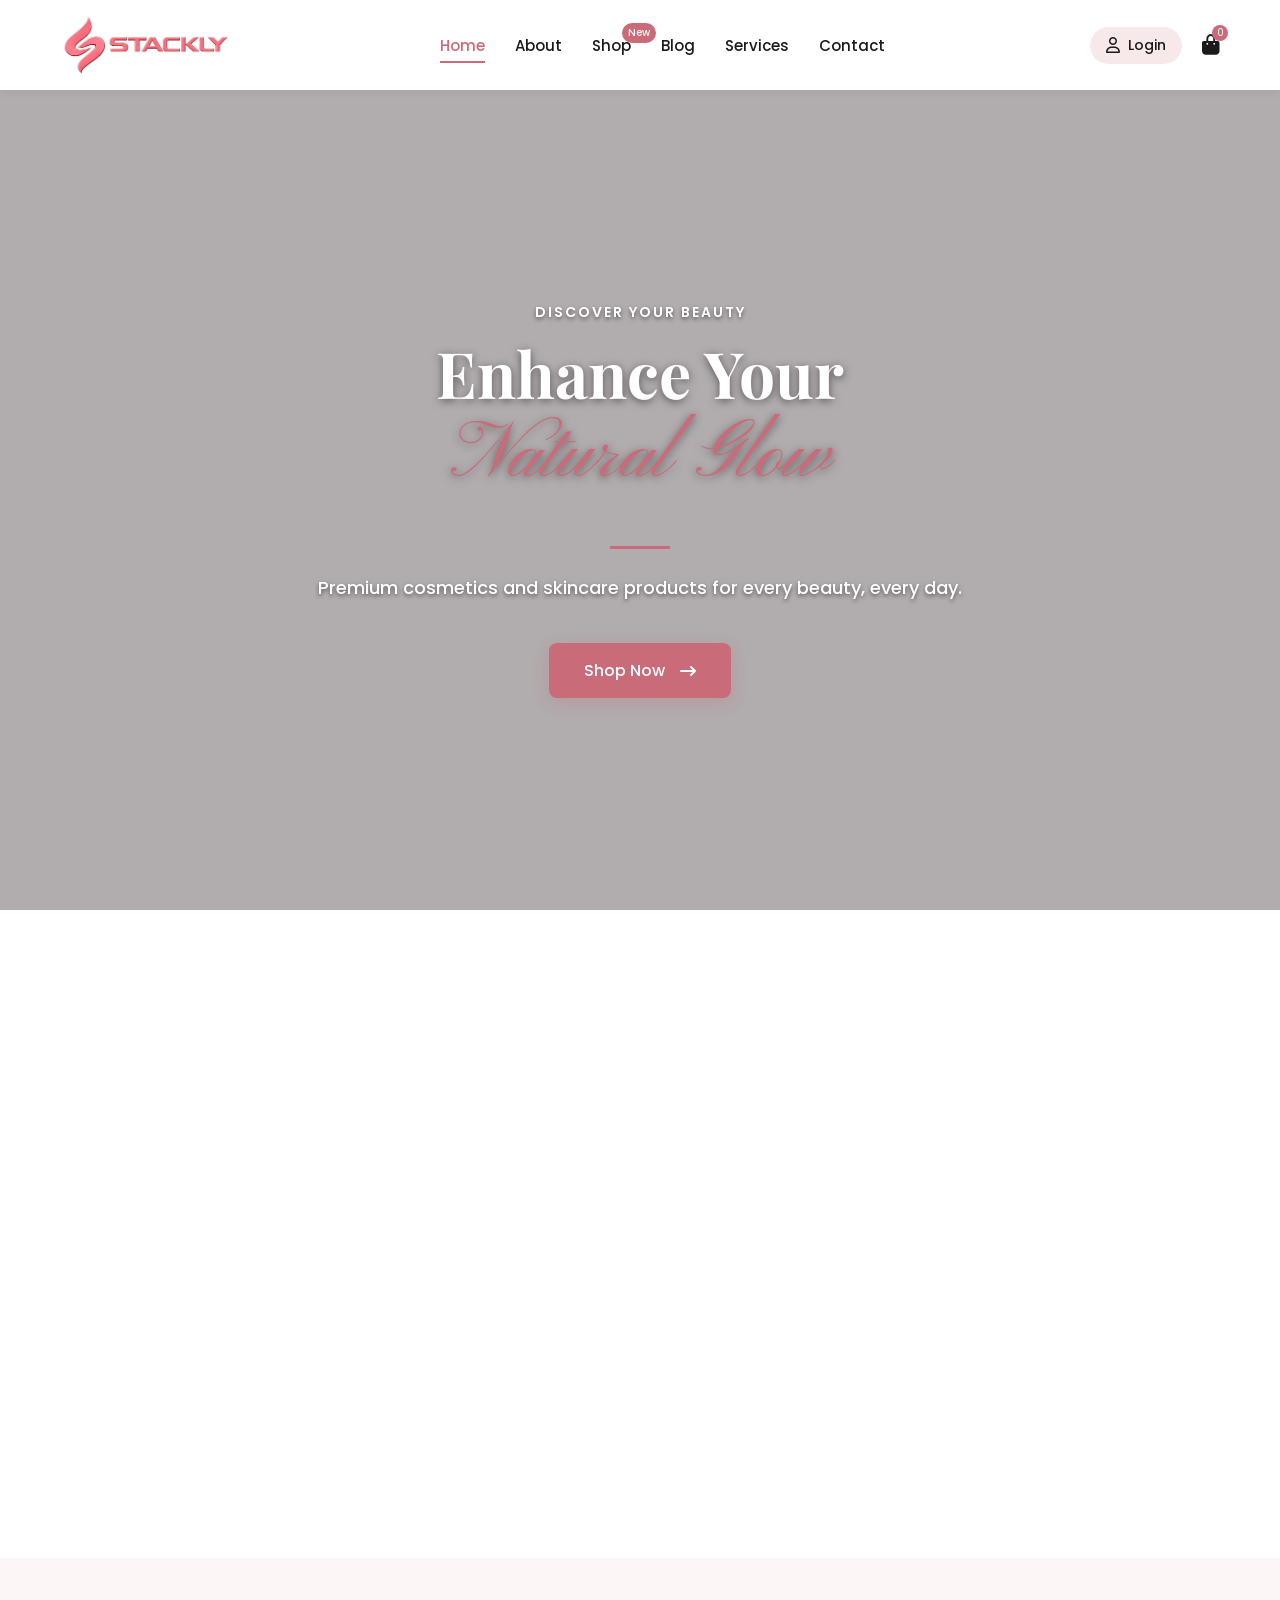
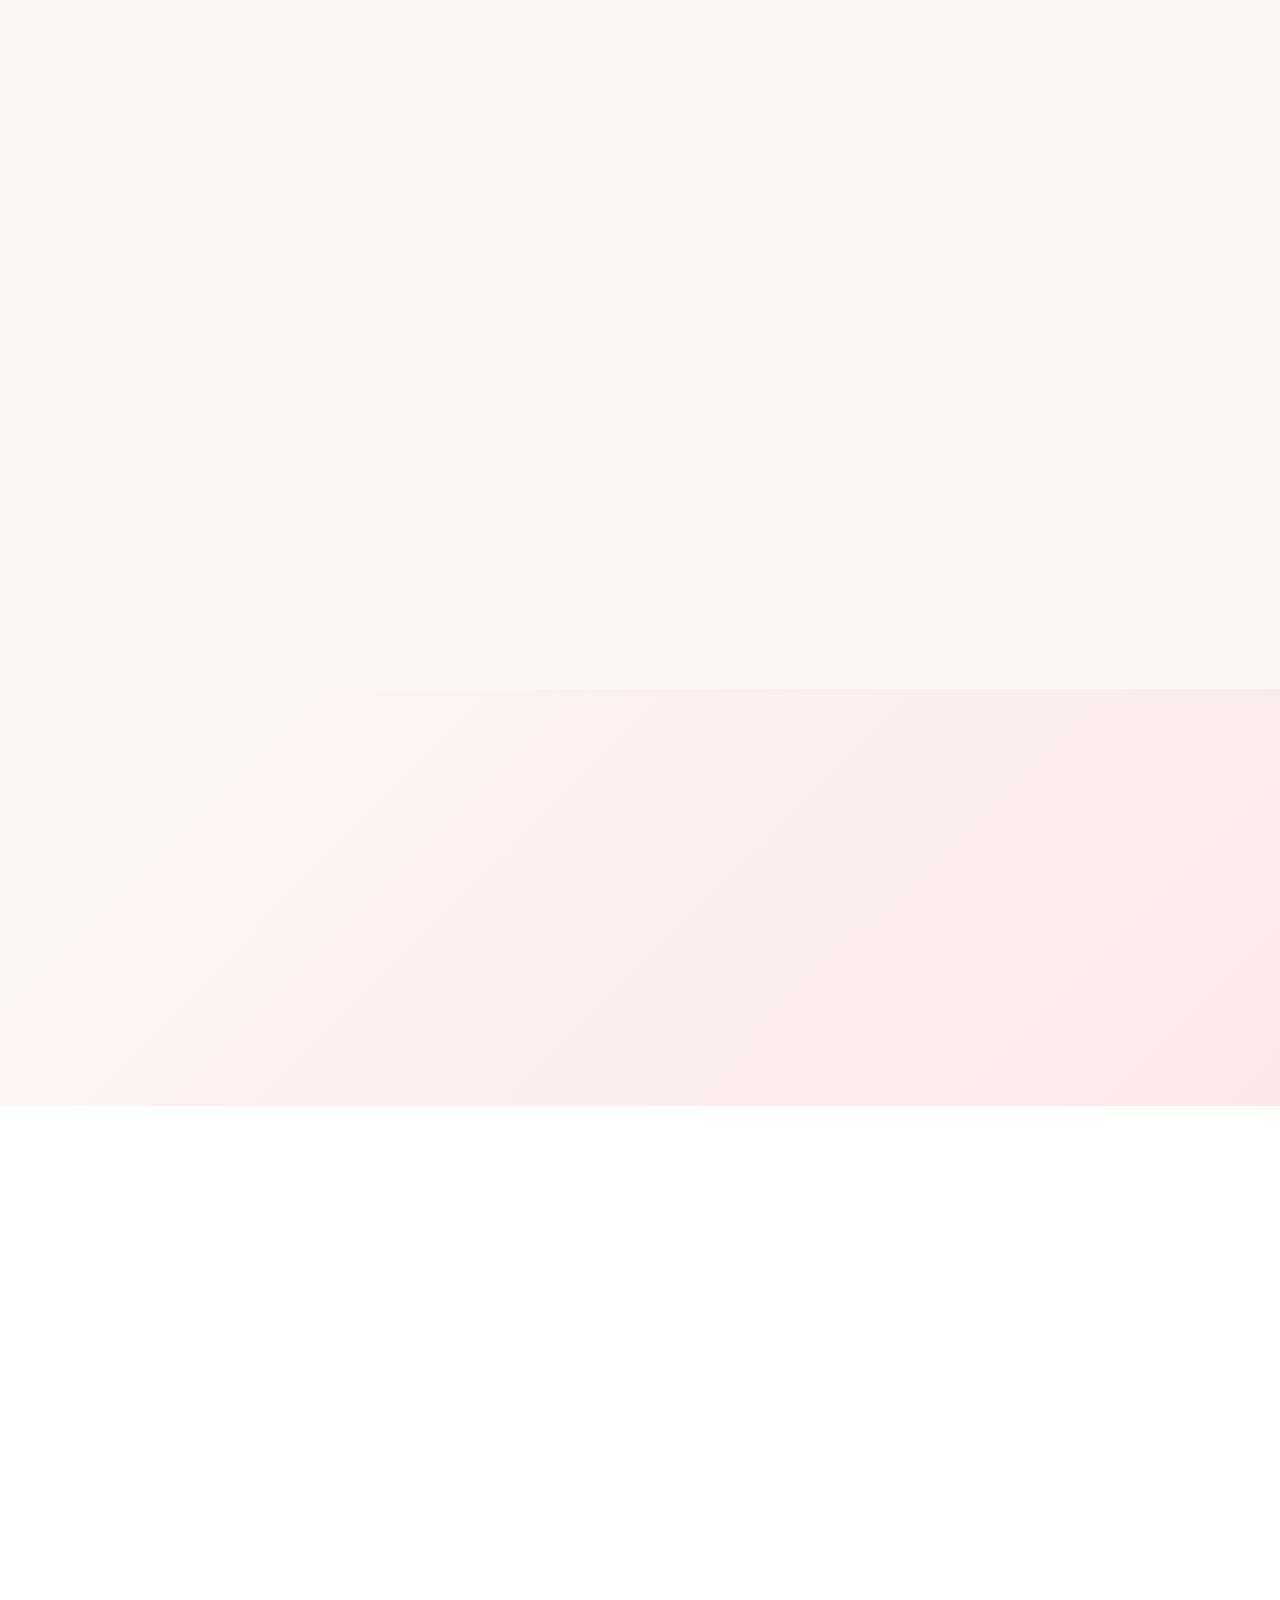
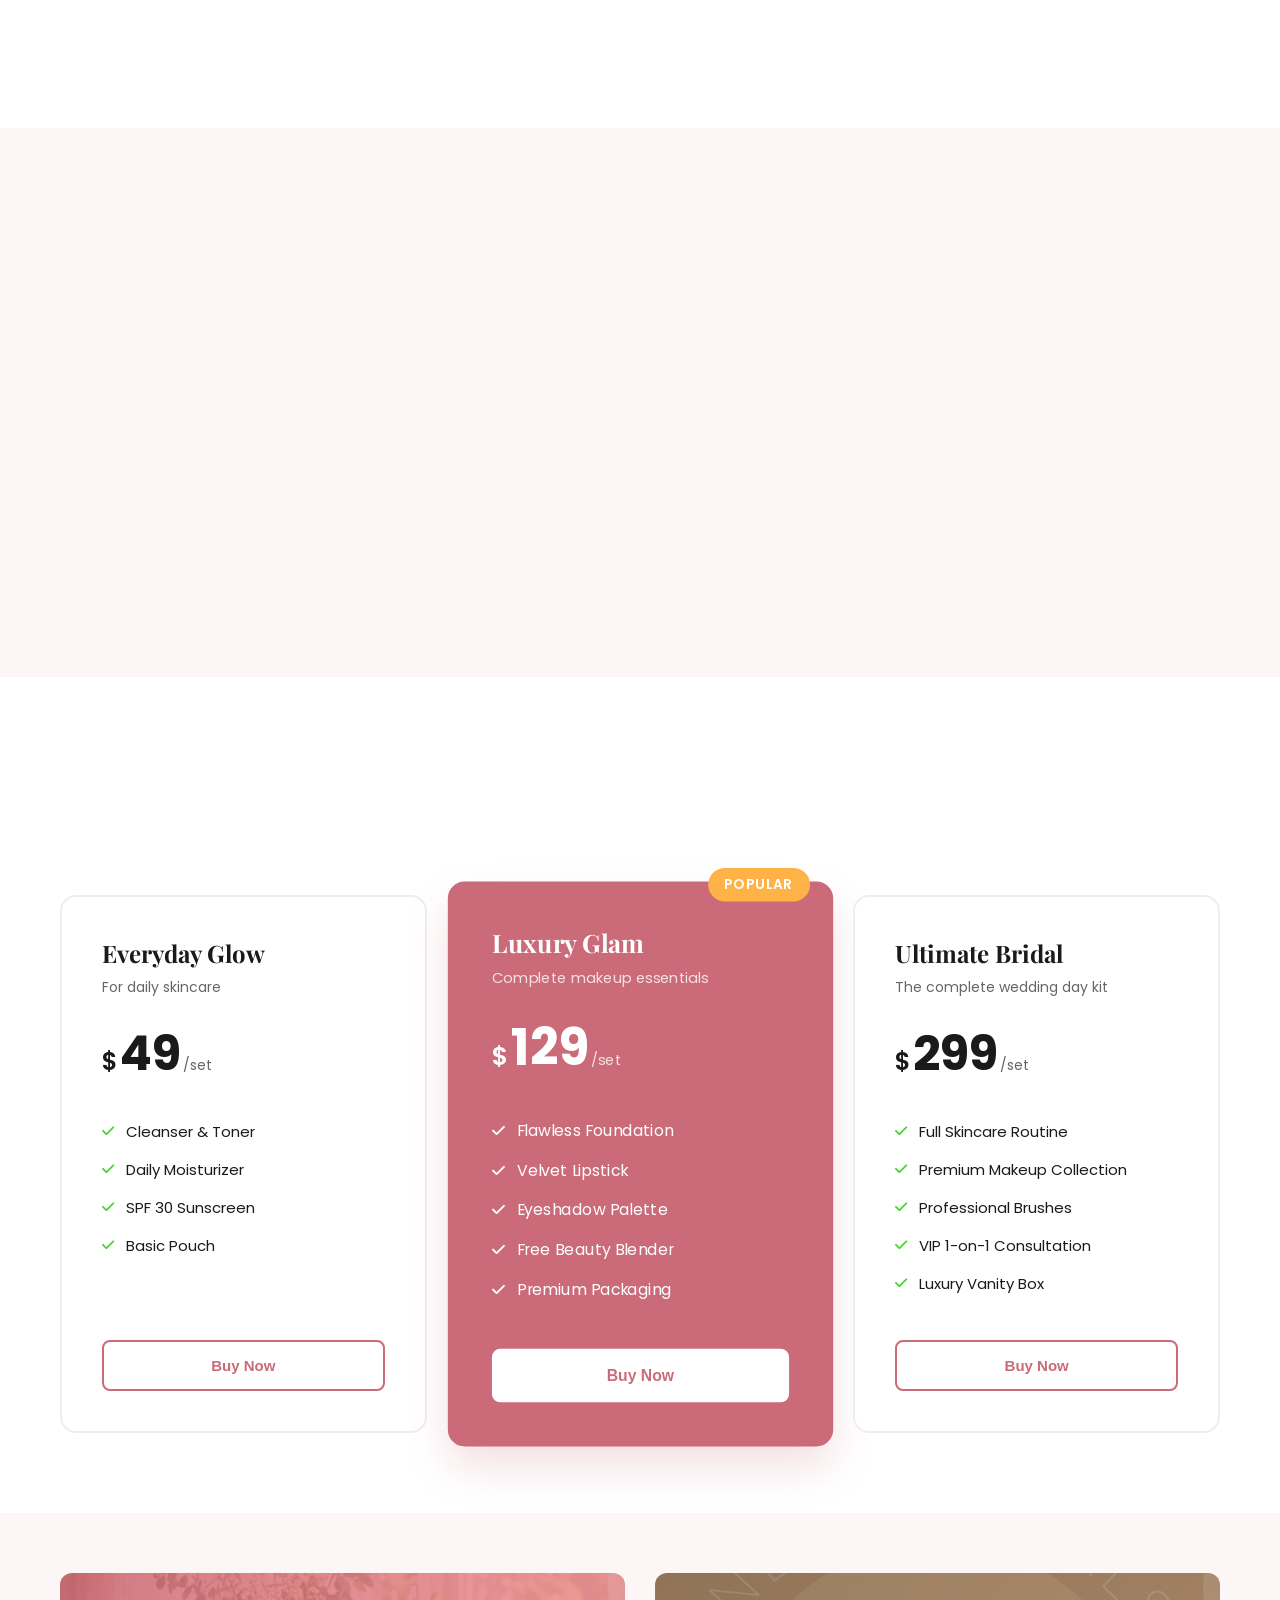
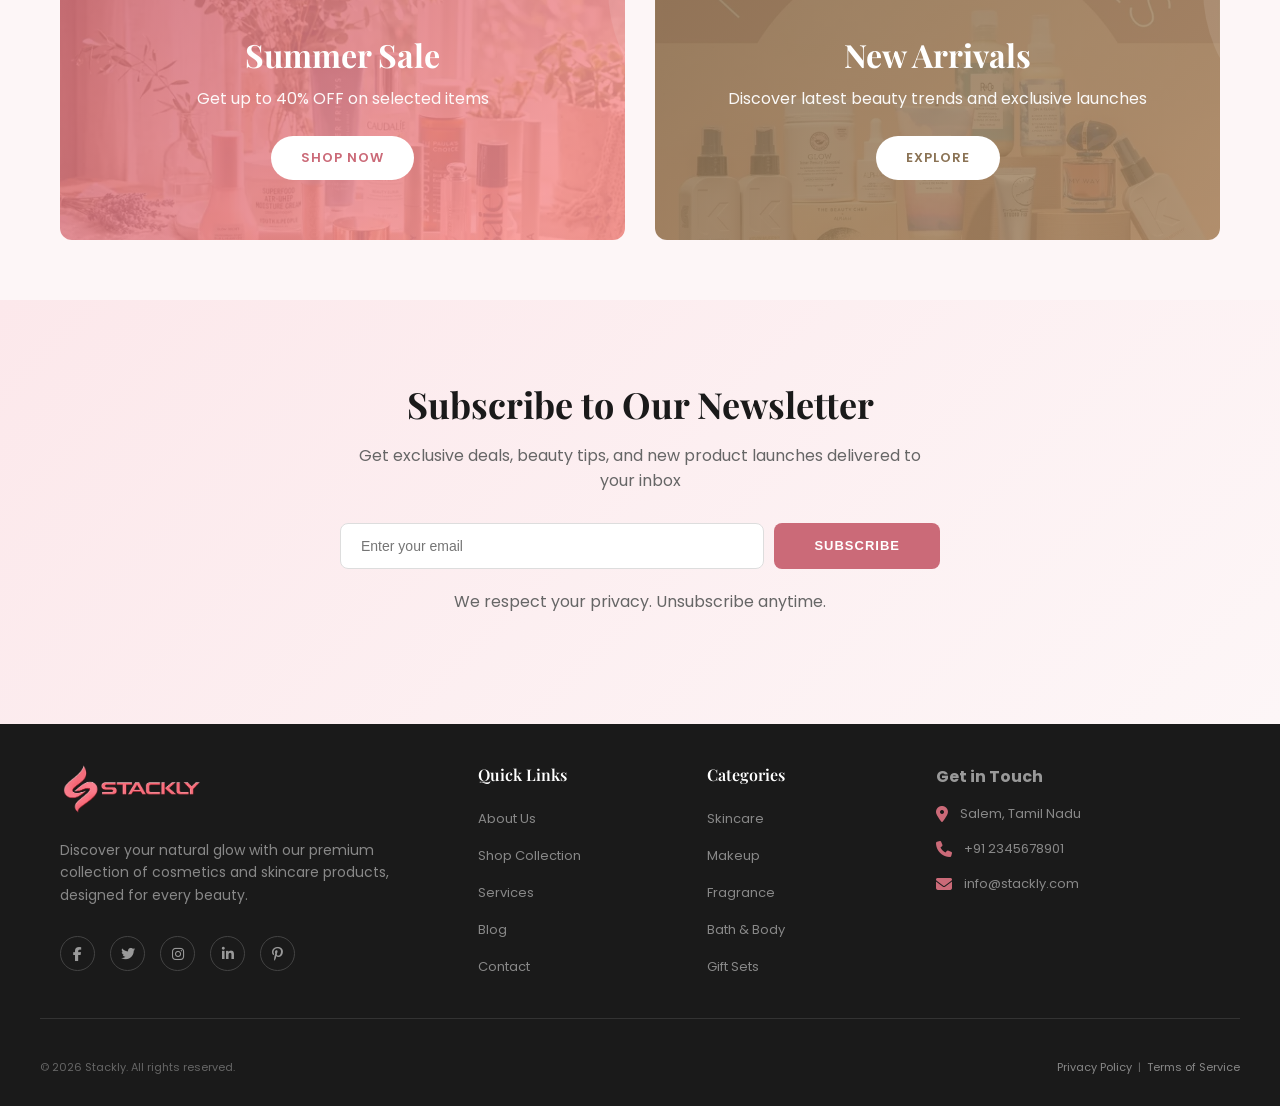
<file: index.html>
<!DOCTYPE html>
<html lang="en">
<head>
    <meta charset="UTF-8">
    <meta name="viewport" content="width=device-width, initial-scale=1.0">
    <title>Stackly - Beauty and Cosmetics Store</title>
    <meta name="description" content="Discover premium cosmetics and skincare products for your natural glow at Stackly.">
    
    <!-- Google Fonts -->
    <link rel="preconnect" href="https://fonts.googleapis.com">
    <link rel="preconnect" href="https://fonts.gstatic.com" crossorigin>
    <link href="https://fonts.googleapis.com/css2?family=Pinyon+Script&family=Playfair+Display:ital,wght@0,400;0,600;0,700;1,400&family=Poppins:wght@300;400;500;600&display=swap" rel="stylesheet">
    
    <!-- FontAwesome for Icons -->
    <link rel="stylesheet" href="https://cdnjs.cloudflare.com/ajax/libs/font-awesome/6.4.0/css/all.min.css">
    
    <!-- Custom CSS -->
    <link rel="stylesheet" href="css/common.css">
    <link rel="stylesheet" href="css/index.css">
</head>
<body>

    <!-- Preloader -->
        <div id="preloader">
        <div class="preloader-content">
            <img src="assets/product-01.webp" alt="Cosmetics" class="preloader-side-img left-img">
            <div class="preloader-center">
                <img src="assets/logo.webp" alt="Stackly Logo" class="preloader-logo">
                <div class="loader"></div>
            </div>
            <img src="assets/product-02.webp" alt="Cosmetics" class="preloader-side-img right-img">
        </div>
    </div>

    <!-- Header Navigation -->
    <header>
        <div class="container">
            <a href="index.html" class="logo-container">
                <img src="assets/logo.webp" alt="Stackly Logo">
            </a>
            
            <nav>
                <ul>
                    <li><a href="index.html" class="active">Home</a></li>
                    <li><a href="about.html">About</a></li>
                    <li>
                        <a href="shop.html">Shop</a>
                        <span class="badge">New</span>
                    </li>
                    <li><a href="blog.html">Blog</a></li>
                    <li><a href="services.html">Services</a></li>
                    <li><a href="contact.html">Contact</a></li>
                <li class="mobile-only"><a href="login.html" class="login-btn"><i class="fa-regular fa-user"></i> Login</a></li>
                </ul>
            </nav>
            
            <div class="header-actions">
                <a href="login.html" class="login-btn">
                    <i class="fa-regular fa-user"></i>
                    Login
                </a>
                <a href="cart.html" class="cart-btn">
                    <i class="fa-solid fa-bag-shopping"></i>
                    <span class="cart-badge">0</span>
                </a>
            </div>
            <div class="mobile-menu-btn">
                <i class="fas fa-bars"></i>
            </div>

        </div>
    </header>

    <!-- Hero Section -->
    <section class="hero">
        <video autoplay muted playsinline class="hero-video" id="heroPromoVideo">
            <source src="assets/promo1.mp4" type="video/mp4">
        </video>
        <div class="hero-overlay"></div>
        <div class="container">
            <div class="hero-content text-center">
                <div class="hero-subtitle">DISCOVER YOUR BEAUTY</div>
                <h2 class="hero-title">
                    Enhance Your
                    <span class="highlight">Natural Glow</span>
                </h2>
                <div class="hero-divider"></div>
                <p class="hero-desc">
                    Premium cosmetics and skincare products for every beauty, every day.
                </p>
                <a href="shop.html" class="shop-now-btn">
                    Shop Now <i class="fa-solid fa-arrow-right-long"></i>
                </a>
            </div>
        </div>
    </section>

    <!-- Trending Categories Section -->
    <section class="categories-section">
        <div class="container">
            <div class="section-header">
                <h2>Shop by Category</h2>
                <p>Discover our range of premium beauty essentials</p>
            </div>
            
            <div class="categories-grid">
                <div class="category-card">
                    <img src="assets/cat-skincare.webp" alt="Skincare">
                    <div class="category-info">
                        <h3>Skincare</h3>
                        <a href="shop.html" class="category-link">Explore <i class="fa-solid fa-arrow-right"></i></a>
                    </div>
                </div>
                <div class="category-card">
                    <img src="assets/cat-makeup.webp" alt="Makeup">
                    <div class="category-info">
                        <h3>Makeup</h3>
                        <a href="shop.html" class="category-link">Explore <i class="fa-solid fa-arrow-right"></i></a>
                    </div>
                </div>
                <div class="category-card">
                    <img src="assets/cat-fragrance.webp" alt="Fragrance">
                    <div class="category-info">
                        <h3>Fragrance</h3>
                        <a href="shop.html" class="category-link">Explore <i class="fa-solid fa-arrow-right"></i></a>
                    </div>
                </div>
            </div>
        </div>
    </section>

    <!-- Featured Products Section -->
    <section class="products-section">
        <div class="container">
            <div class="section-header">
                <h2>Trending Now</h2>
                <p>Our most loved products this week</p>
            </div>
            
            <div class="products-grid">
                <!-- Product 1 -->
                <div class="product-card">
                    <div class="product-badge">Hot</div>
                    <div class="product-image">
                        <img src="assets/product-01.webp" alt="Radiance Serum">
                        <div class="product-actions">
                            <button class="action-btn" title="Add to Wishlist" onclick="window.location.href='404.html'; return false;"><i class="fa-regular fa-heart"></i></button>
                            <button class="action-btn" title="Quick View" onclick="window.location.href='shop.html'; return false;"><i class="fa-regular fa-eye"></i></button>
                        </div>
                    </div>
                    <div class="product-details">
                        <span class="product-category">Skincare</span>
                        <h3 class="product-title">Radiance Glow Serum</h3>
                        <div class="product-price">₹45.00</div>
                        <button class="add-to-cart-btn">Add to Cart</button>
                    </div>
                </div>
                
                <!-- Product 2 -->
                <div class="product-card">
                    <div class="product-image">
                        <img src="assets/product-02.webp" alt="Velvet Matte Lipstick">
                        <div class="product-actions">
                            <button class="action-btn" title="Add to Wishlist" onclick="window.location.href='404.html'; return false;"><i class="fa-regular fa-heart"></i></button>
                            <button class="action-btn" title="Quick View" onclick="window.location.href='shop.html'; return false;"><i class="fa-regular fa-eye"></i></button>
                        </div>
                    </div>
                    <div class="product-details">
                        <span class="product-category">Makeup</span>
                        <h3 class="product-title">Velvet Matte Lipstick</h3>
                        <div class="product-price">₹28.00</div>
                        <button class="add-to-cart-btn">Add to Cart</button>
                    </div>
                </div>
                
                <!-- Product 3 -->
                <div class="product-card">
                    <div class="product-badge discount">-20%</div>
                    <div class="product-image">
                        <img src="assets/product-03.webp" alt="Hydrating Face Cream">
                        <div class="product-actions">
                            <button class="action-btn" title="Add to Wishlist" onclick="window.location.href='404.html'; return false;"><i class="fa-regular fa-heart"></i></button>
                            <button class="action-btn" title="Quick View" onclick="window.location.href='shop.html'; return false;"><i class="fa-regular fa-eye"></i></button>
                        </div>
                    </div>
                    <div class="product-details">
                        <span class="product-category">Skincare</span>
                        <h3 class="product-title">Hydrating Face Cream</h3>
                        <div class="product-price"><span class="old-price">₹55.00</span> ₹44.00</div>
                        <button class="add-to-cart-btn">Add to Cart</button>
                    </div>
                </div>
                
                <!-- Product 4 -->
                <div class="product-card">
                    <div class="product-image">
                        <img src="assets/product-04.webp" alt="Silk Foundation">
                        <div class="product-actions">
                            <button class="action-btn" title="Add to Wishlist" onclick="window.location.href='404.html'; return false;"><i class="fa-regular fa-heart"></i></button>
                            <button class="action-btn" title="Quick View" onclick="window.location.href='shop.html'; return false;"><i class="fa-regular fa-eye"></i></button>
                        </div>
                    </div>
                    <div class="product-details">
                        <span class="product-category">Makeup</span>
                        <h3 class="product-title">Flawless Silk Foundation</h3>
                        <div class="product-price">₹42.00</div>
                        <button class="add-to-cart-btn">Add to Cart</button>
                    </div>
                </div>
            </div>
        </div>
    </section>

    <!-- Clean Beauty Banner -->
    <section class="banner-section">
        <div class="container">
            <div class="banner-content">
                <h2>Our Clean Beauty Promise</h2>
                <p>100% Cruelty-Free, Vegan, and formulated without parabens or sulfates. Because your skin deserves the best of nature.</p>
                <a href="about.html" class="banner-btn">Read Our Story</a>
            </div>
        </div>
    </section>

    <!-- Testimonials Section -->
    <section class="testimonials-section">
        <div class="container">
            <div class="section-header">
                <h2>What Our Customers Say</h2>
                <p>Real reviews from real beauty enthusiasts</p>
            </div>
            
            <div class="testimonials-grid">
                <div class="testimonial-card">
                    <div class="testimonial-stars">
                        <i class="fas fa-star"></i>
                        <i class="fas fa-star"></i>
                        <i class="fas fa-star"></i>
                        <i class="fas fa-star"></i>
                        <i class="fas fa-star"></i>
                    </div>
                    <p class="testimonial-text">"Stackly has completely transformed my skincare routine! The products are so effective and the customer service is outstanding. Highly recommend!"</p>
                    <div class="testimonial-author">
                        <img src="assets/hero.webp" alt="Customer">
                        <div>
                            <h4>Priya Sharma</h4>
                            <p>Verified Buyer</p>
                        </div>
                    </div>
                </div>

                <div class="testimonial-card">
                    <div class="testimonial-stars">
                        <i class="fas fa-star"></i>
                        <i class="fas fa-star"></i>
                        <i class="fas fa-star"></i>
                        <i class="fas fa-star"></i>
                        <i class="fas fa-star"></i>
                    </div>
                    <p class="testimonial-text">"Love the quality and variety of products. The makeup collection is incredible, and I appreciate that everything is cruelty-free. Worth every rupee!"</p>
                    <div class="testimonial-author">
                        <img src="assets/hero.webp" alt="Customer">
                        <div>
                            <h4>Ananya Verma</h4>
                            <p>Regular Customer</p>
                        </div>
                    </div>
                </div>

                <div class="testimonial-card">
                    <div class="testimonial-stars">
                        <i class="fas fa-star"></i>
                        <i class="fas fa-star"></i>
                        <i class="fas fa-star"></i>
                        <i class="fas fa-star"></i>
                        <i class="fas fa-star"></i>
                    </div>
                    <p class="testimonial-text">"The virtual consultation I had was amazing! The expert gave personalized recommendations and my skin has never felt better. Thank you, Stackly!"</p>
                    <div class="testimonial-author">
                        <img src="assets/hero.webp" alt="Customer">
                        <div>
                            <h4>Divya Patel</h4>
                            <p>Consultation Client</p>
                        </div>
                    </div>
                </div>
            </div>
        </div>
    </section>

    <!-- Why Choose Us Section -->
    <section class="why-choose-section">
        <div class="container">
            <div class="section-header">
                <h2>Why Stackly?</h2>
                <p>Reasons to make us your beauty destination</p>
            </div>

            <div class="why-choose-grid">
                <div class="why-choose-card">
                    <div class="card-icon">
                        <i class="fas fa-check-circle"></i>
                    </div>
                    <h3>Quality Assured</h3>
                    <p>All products undergo rigorous testing to ensure the highest quality standards and efficacy.</p>
                </div>

                <div class="why-choose-card">
                    <div class="card-icon">
                        <i class="fas fa-shipping-fast"></i>
                    </div>
                    <h3>Fast Delivery</h3>
                    <p>Same-day dispatch available. Free shipping on orders above ₹999 across India.</p>
                </div>

                <div class="why-choose-card">
                    <div class="card-icon">
                        <i class="fas fa-undo"></i>
                    </div>
                    <h3>Easy Returns</h3>
                    <p>30-day hassle-free return policy on all products. No questions asked if unsatisfied.</p>
                </div>

                <div class="why-choose-card">
                    <div class="card-icon">
                        <i class="fas fa-headset"></i>
                    </div>
                    <h3>Expert Support</h3>
                    <p>24/7 customer support team ready to help with product recommendations and queries.</p>
                </div>
            </div>
        </div>
    </section>

    <!-- Combo Deals Section -->
    <section class="combo-deals">
        <div class="container">
            <div class="section-header">
                <h2>Choose the Right Combo</h2>
                <p>Perfectly curated sets for your beauty routine.</p>
            </div>
            <div class="combo-grid">
                <!-- Basic Combo -->
                <div class="combo-card">
                    <div class="combo-header">
                        <h3>Everyday Glow</h3>
                        <p>For daily skincare</p>
                        <div class="combo-price">
                            <span class="currency">$</span>
                            <span class="amount">49</span>
                            <span class="period">/set</span>
                        </div>
                    </div>
                    <ul class="combo-features">
                        <li><i class="fas fa-check"></i> Cleanser & Toner</li>
                        <li><i class="fas fa-check"></i> Daily Moisturizer</li>
                        <li><i class="fas fa-check"></i> SPF 30 Sunscreen</li>
                        <li><i class="fas fa-check"></i> Basic Pouch</li>
                    </ul>
                    <button class="combo-btn" onclick="window.location.href='shop.html'; return false;">Buy Now</button>
                </div>

                <!-- Premium Combo -->
                <div class="combo-card popular">
                    <div class="popular-badge">Popular</div>
                    <div class="combo-header">
                        <h3>Luxury Glam</h3>
                        <p>Complete makeup essentials</p>
                        <div class="combo-price">
                            <span class="currency">$</span>
                            <span class="amount">129</span>
                            <span class="period">/set</span>
                        </div>
                    </div>
                    <ul class="combo-features">
                        <li><i class="fas fa-check"></i> Flawless Foundation</li>
                        <li><i class="fas fa-check"></i> Velvet Lipstick</li>
                        <li><i class="fas fa-check"></i> Eyeshadow Palette</li>
                        <li><i class="fas fa-check"></i> Free Beauty Blender</li>
                        <li><i class="fas fa-check"></i> Premium Packaging</li>
                    </ul>
                    <button class="combo-btn" onclick="window.location.href='shop.html'; return false;">Buy Now</button>
                </div>

                <!-- Enterprise Combo -->
                <div class="combo-card">
                    <div class="combo-header">
                        <h3>Ultimate Bridal</h3>
                        <p>The complete wedding day kit</p>
                        <div class="combo-price">
                            <span class="currency">$</span>
                            <span class="amount">299</span>
                            <span class="period">/set</span>
                        </div>
                    </div>
                    <ul class="combo-features">
                        <li><i class="fas fa-check"></i> Full Skincare Routine</li>
                        <li><i class="fas fa-check"></i> Premium Makeup Collection</li>
                        <li><i class="fas fa-check"></i> Professional Brushes</li>
                        <li><i class="fas fa-check"></i> VIP 1-on-1 Consultation</li>
                        <li><i class="fas fa-check"></i> Luxury Vanity Box</li>
                    </ul>
                    <button class="combo-btn" onclick="window.location.href='shop.html'; return false;">Buy Now</button>
                </div>
            </div>
        </div>
    </section>

    <!-- Special Offers Section -->
    <section class="special-offers">
        <div class="container">
            <div class="offer-card">
                <div class="offer-content">
                    <h3>Summer Sale</h3>
                    <p>Get up to 40% OFF on selected items</p>
                    <a href="shop.html" class="offer-btn">Shop Now</a>
                </div>
            </div>

            <div class="offer-card secondary">
                <div class="offer-content">
                    <h3>New Arrivals</h3>
                    <p>Discover latest beauty trends and exclusive launches</p>
                    <a href="shop.html" class="offer-btn">Explore</a>
                </div>
            </div>
        </div>
    </section>

    <!-- Newsletter Section -->
    <section class="newsletter-section">
        <div class="container">
            <div class="newsletter-content">
                <h2>Subscribe to Our Newsletter</h2>
                <p>Get exclusive deals, beauty tips, and new product launches delivered to your inbox</p>
                <form class="newsletter-form">
                    <input type="email" placeholder="Enter your email" required>
                    <button type="submit" onclick="window.location.href='404.html'; return false;">Subscribe</button>
                </form>
                <p class="privacy-note">We respect your privacy. Unsubscribe anytime.</p>
            </div>
        </div>
    </section>

    <!-- Footer -->
    <footer>
        <div class="container">
            <!-- About Section -->
            <div class="footer-about">
                <div class="footer-about-logo">
                    <img src="assets/logo.webp" alt="Stackly Logo">
                </div>
                <p>Discover your natural glow with our premium collection of cosmetics and skincare products, designed for every beauty.</p>
                <div class="footer-socials">
                    <a href="404.html" title="Facebook"><i class="fab fa-facebook-f"></i></a>
                    <a href="404.html" title="Twitter"><i class="fab fa-twitter"></i></a>
                    <a href="404.html" title="Instagram"><i class="fab fa-instagram"></i></a>
                    <a href="404.html" title="LinkedIn"><i class="fab fa-linkedin-in"></i></a>
                    <a href="404.html" title="Pinterest"><i class="fab fa-pinterest-p"></i></a>
                </div>
            </div>

            <!-- Quick Links Section -->
            <div class="footer-section">
                <h4>Quick Links</h4>
                <ul>
                    <li><a href="about.html">About Us</a></li>
                    <li><a href="shop.html">Shop Collection</a></li>
                    <li><a href="services.html">Services</a></li>
                    <li><a href="blog.html">Blog</a></li>
                    <li><a href="contact.html">Contact</a></li>
                </ul>
            </div>

            <!-- Categories Section -->
            <div class="footer-section">
                <h4>Categories</h4>
                <ul>
                    <li><a href="shop.html">Skincare</a></li>
                    <li><a href="shop.html">Makeup</a></li>
                    <li><a href="shop.html">Fragrance</a></li>
                    <li><a href="shop.html">Bath & Body</a></li>
                    <li><a href="shop.html">Gift Sets</a></li>
                </ul>
            </div>

            <!-- Get in Touch Section -->
            <div class="footer-contact">
                <h4>Get in Touch</h4>
                <div class="footer-contact-item">
                    <i class="fas fa-map-marker-alt"></i>
                    <span>Salem, Tamil Nadu</span>
                </div>
                <div class="footer-contact-item">
                    <i class="fas fa-phone"></i>
                    <span>+91 2345678901</span>
                </div>
                <div class="footer-contact-item">
                    <i class="fas fa-envelope"></i>
                    <span>info@stackly.com</span>
                </div>
            </div>
        </div>

        <!-- Copyright -->
        <div class="container">
            <div class="footer-copyright">
                <span>&copy; 2026 Stackly. All rights reserved.</span>
                <div>
                    <a href="404.html">Privacy Policy</a> &nbsp;|&nbsp; <a href="404.html">Terms of Service</a>
                </div>
            </div>
        </div>
    </footer>

    <!-- JS script -->
    <script src="js/cart.js"></script>
    <script src="js/script.js"></script>
    <script>
        // Preloader
        document.addEventListener("DOMContentLoaded", function() {
            setTimeout(function() {
                const preloader = document.getElementById('preloader');
                if (preloader) {
                    preloader.classList.add('hide');
                    setTimeout(() => preloader.remove(), 500);
                }
            }, 2000);
        });

        // Hero Promo Video Playlist
        document.addEventListener('DOMContentLoaded', function() {
            const video1 = document.getElementById('heroPromoVideo');
            if (video1) {
                const promos = ['assets/promo1.mp4', 'assets/promo2.mp4', 'assets/promo3.mp4'];
                let currentPromo = 0;
                
                // Set up crossfade styles
                video1.style.transition = 'opacity 1.2s ease-in-out';
                
                // Create a second video element for seamless crossfading
                const video2 = video1.cloneNode(true);
                video2.id = 'heroPromoVideo2';
                video2.style.opacity = '0';
                video2.removeAttribute('autoplay');
                video1.parentNode.insertBefore(video2, video1.nextSibling);
                
                let activeVideo = video1;
                let nextVideo = video2;
                
                const playNext = function() {
                    currentPromo = (currentPromo + 1) % promos.length;
                    nextVideo.src = promos[currentPromo];
                    nextVideo.load();
                    nextVideo.play().then(() => {
                        // Crossfade
                        nextVideo.style.opacity = '1';
                        activeVideo.style.opacity = '0';
                        
                        // Swap active and next references
                        let temp = activeVideo;
                        activeVideo = nextVideo;
                        nextVideo = temp;
                    }).catch(e => console.log('Autoplay prevented:', e));
                };
                
                video1.addEventListener('ended', playNext);
                video2.addEventListener('ended', playNext);
            }
        });
    </script>
</body>
</html>
</file>
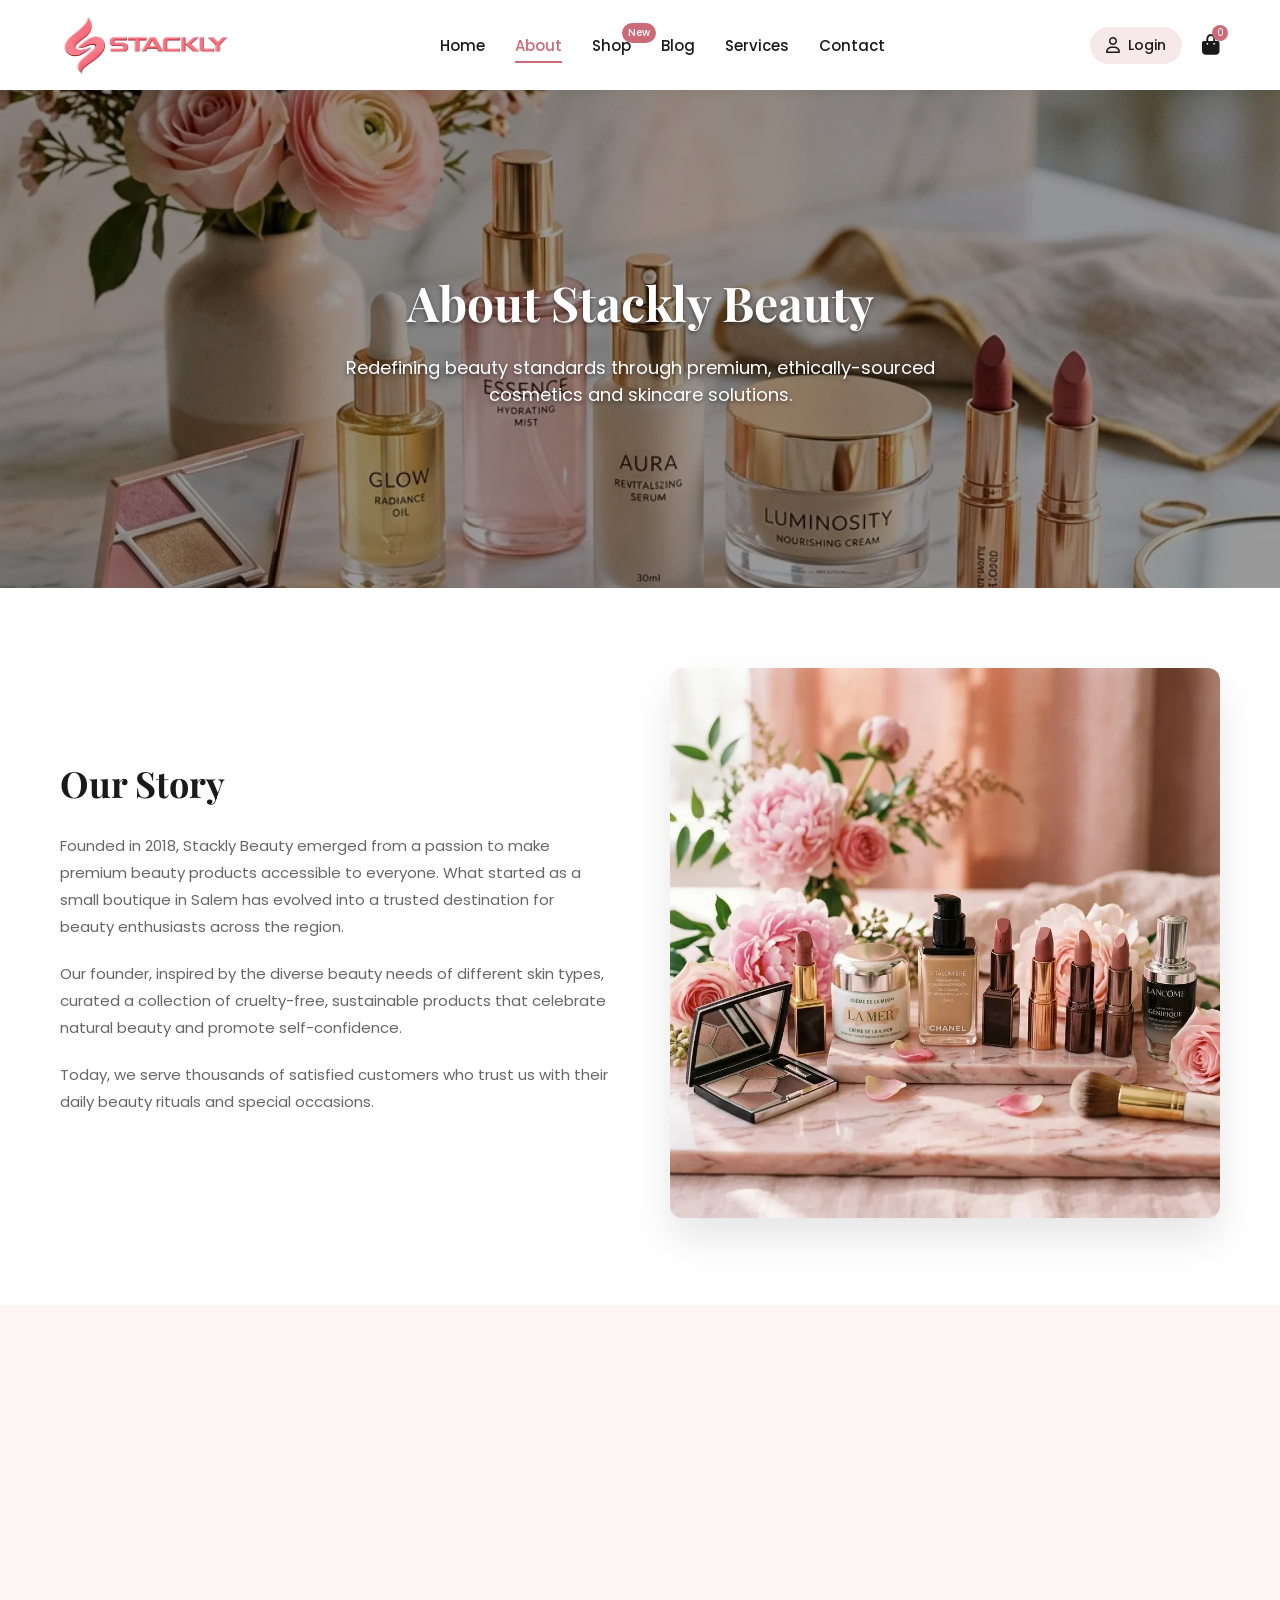
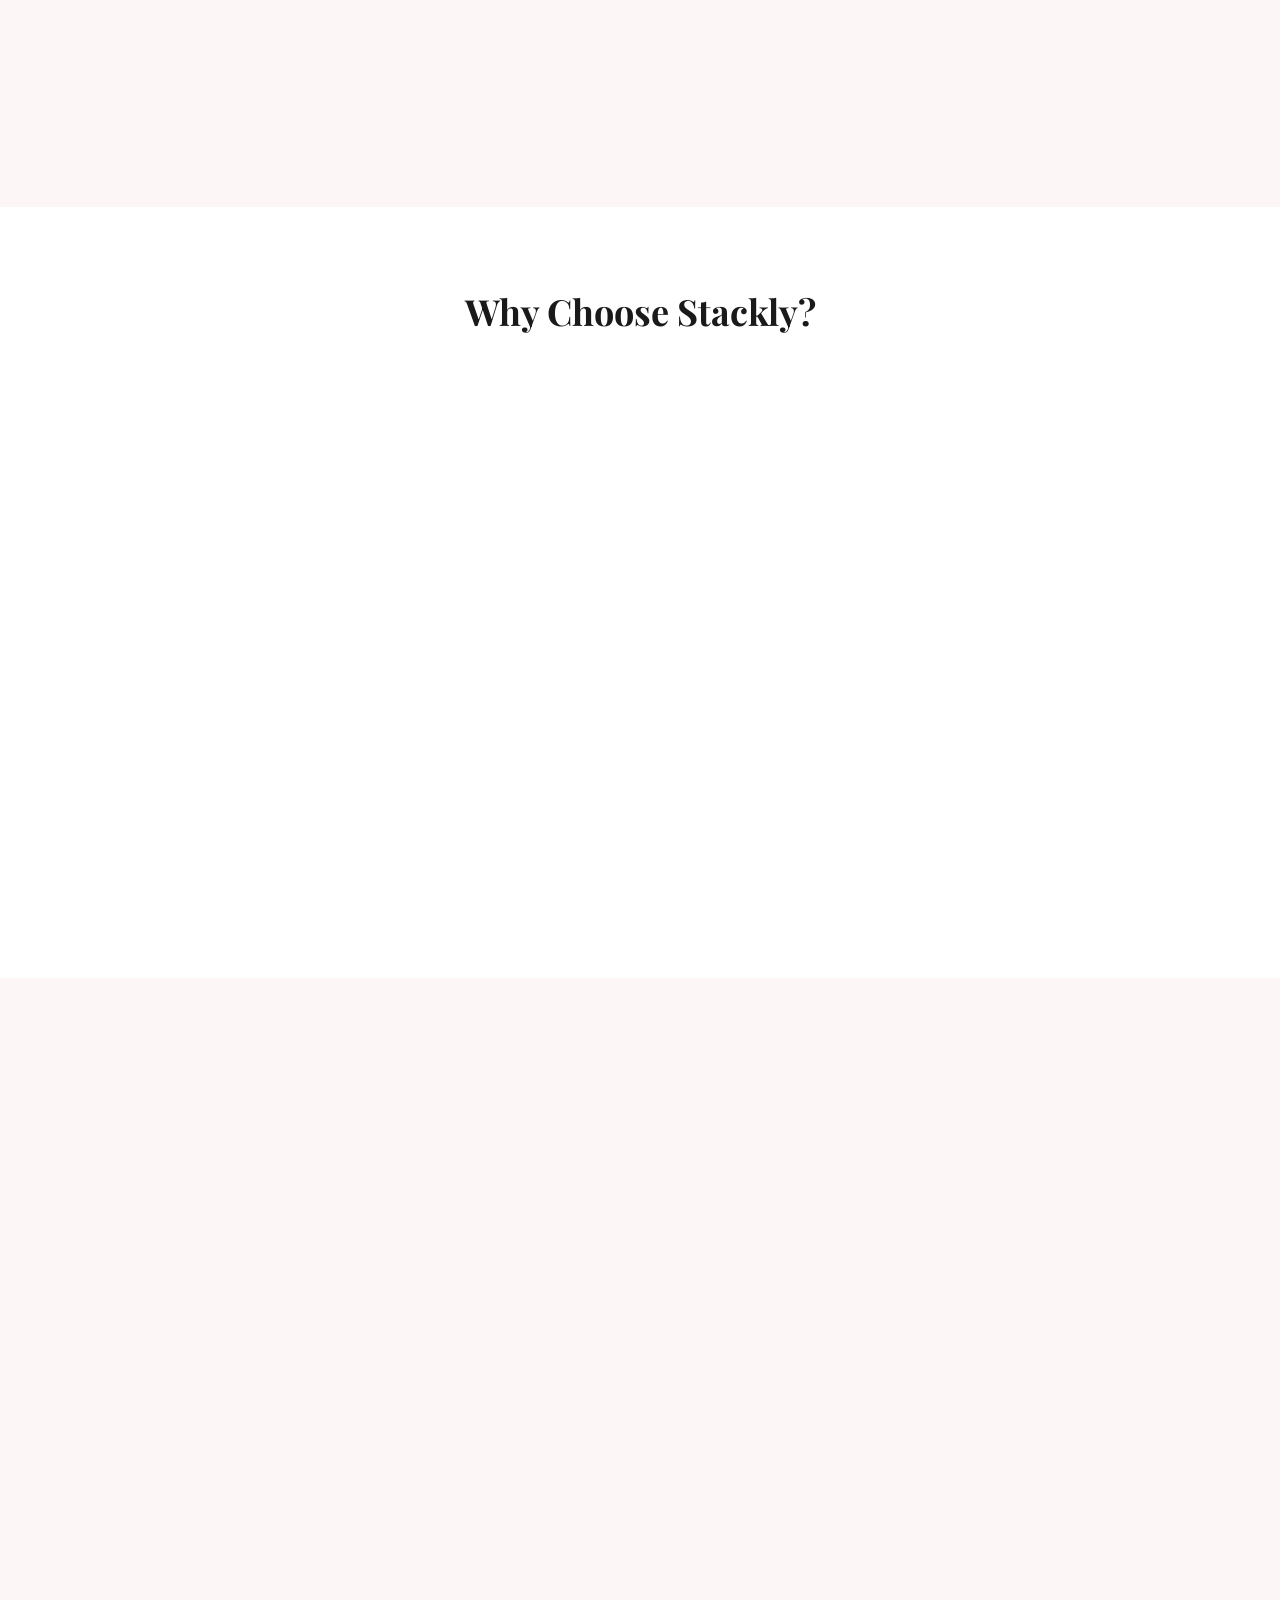
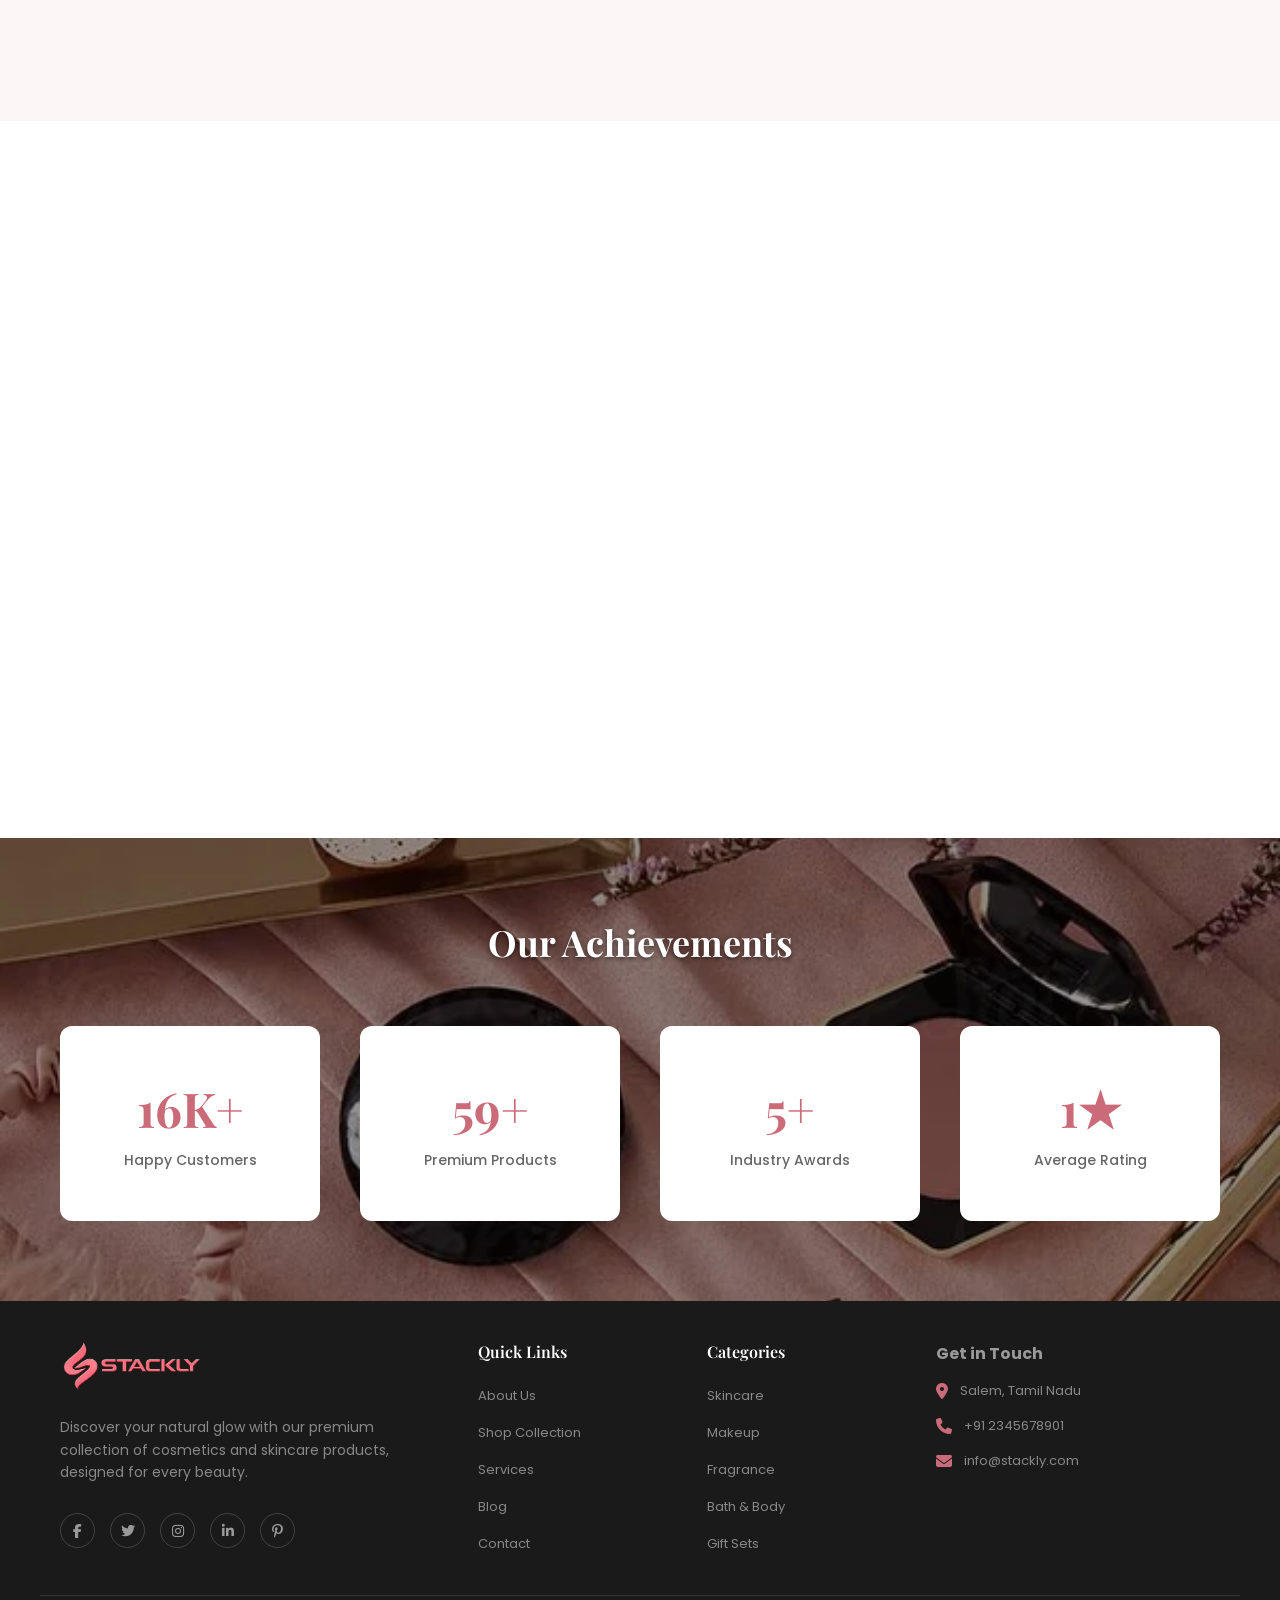
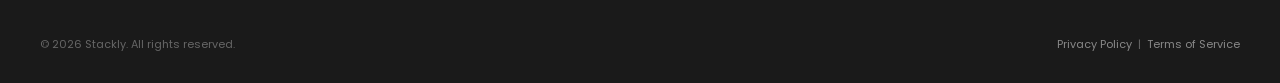
<file: about.html>
<!DOCTYPE html>
<html lang="en">
<head>
    <meta charset="UTF-8">
    <meta name="viewport" content="width=device-width, initial-scale=1.0">
    <title>About - Stackly</title>
    <meta name="description" content="Learn more about Stackly Beauty and Cosmetics Store.">
    
    <!-- Google Fonts -->
    <link rel="preconnect" href="https://fonts.googleapis.com">
    <link rel="preconnect" href="https://fonts.gstatic.com" crossorigin>
    <link href="https://fonts.googleapis.com/css2?family=Pinyon+Script&family=Playfair+Display:ital,wght@0,400;0,600;0,700;1,400&family=Poppins:wght@300;400;500;600&display=swap" rel="stylesheet">
    
    <!-- FontAwesome for Icons -->
    <link rel="stylesheet" href="https://cdnjs.cloudflare.com/ajax/libs/font-awesome/6.4.0/css/all.min.css">
    
    <!-- Custom CSS -->
    <link rel="stylesheet" href="css/common.css">
    <link rel="stylesheet" href="css/about.css">
</head>
<body>
    <!-- Preloader -->
        <div id="preloader">
        <div class="preloader-content">
            <img src="assets/product-01.webp" alt="Cosmetics" class="preloader-side-img left-img">
            <div class="preloader-center">
                <img src="assets/logo.webp" alt="Stackly Logo" class="preloader-logo">
                <div class="loader"></div>
            </div>
            <img src="assets/product-02.webp" alt="Cosmetics" class="preloader-side-img right-img">
        </div>
    </div>


    <!-- Header Navigation -->
    <header>
        <div class="container">
            <a href="index.html" class="logo-container">
                <img src="assets/logo.webp" alt="Stackly Logo">
            </a>
            
            <nav>
                <ul>
                    <li><a href="index.html">Home</a></li>
                    <li><a href="about.html" class="active">About</a></li>
                    <li>
                        <a href="shop.html">Shop</a>
                        <span class="badge">New</span>
                    </li>
                    <li><a href="blog.html">Blog</a></li>
                    <li><a href="services.html">Services</a></li>
                    <li><a href="contact.html">Contact</a></li>
                <li class="mobile-only"><a href="login.html" class="login-btn"><i class="fa-regular fa-user"></i> Login</a></li>
                </ul>
            </nav>
            
            <div class="header-actions">
                <a href="login.html" class="login-btn">
                    <i class="fa-regular fa-user"></i>
                    Login
                </a>
                <a href="cart.html" class="cart-btn">
                    <i class="fa-solid fa-bag-shopping"></i>
                    <span class="cart-badge">0</span>
                </a>
            </div>
            <div class="mobile-menu-btn">
                <i class="fas fa-bars"></i>
            </div>

        </div>
    </header>

    <!-- Main Content Area -->
    <main>
        <!-- About Hero Section -->
        <section class="about-hero">
            <div class="container">
                <div class="about-hero-content">
                    <h1>About Stackly Beauty</h1>
                    <p>Redefining beauty standards through premium, ethically-sourced cosmetics and skincare solutions.</p>
                </div>
            </div>
        </section>

        <!-- Our Story Section -->
        <section class="about-story">
            <div class="container">
                <div class="story-content">
                    <div class="story-text">
                        <h2>Our Story</h2>
                        <p>Founded in 2018, Stackly Beauty emerged from a passion to make premium beauty products accessible to everyone. What started as a small boutique in Salem has evolved into a trusted destination for beauty enthusiasts across the region.</p>
                        <p>Our founder, inspired by the diverse beauty needs of different skin types, curated a collection of cruelty-free, sustainable products that celebrate natural beauty and promote self-confidence.</p>
                        <p>Today, we serve thousands of satisfied customers who trust us with their daily beauty rituals and special occasions.</p>
                    </div>
                    <div class="story-image">
                        <img src="assets/hero.webp" alt="Stackly Beauty Store">
                    </div>
                </div>
            </div>
        </section>

        <!-- Mission & Vision Section -->
        <section class="mission-vision">
            <div class="container">
                <div class="mission-card">
                    <div class="card-icon">
                        <i class="fas fa-bullseye"></i>
                    </div>
                    <h3>Our Mission</h3>
                    <p>To empower individuals of all skin types with innovative, high-quality beauty products that enhance natural beauty while promoting sustainable and ethical practices.</p>
                </div>
                <div class="mission-card">
                    <div class="card-icon">
                        <i class="fas fa-eye"></i>
                    </div>
                    <h3>Our Vision</h3>
                    <p>To become the leading beauty brand that bridges the gap between luxury and accessibility, inspiring confidence and self-expression in every customer.</p>
                </div>
                <div class="mission-card">
                    <div class="card-icon">
                        <i class="fas fa-heart"></i>
                    </div>
                    <h3>Our Values</h3>
                    <p>Quality, integrity, sustainability, and inclusivity form the foundation of everything we do. We believe beauty is for everyone, and everyone deserves the best.</p>
                </div>
            </div>
        </section>

        <!-- Why Choose Us Section -->
        <section class="why-choose-us">
            <div class="container">
                <h2>Why Choose Stackly?</h2>
                <div class="features-grid">
                    <div class="feature-item">
                        <div class="feature-icon">
                            <i class="fas fa-leaf"></i>
                        </div>
                        <h3>100% Cruelty-Free</h3>
                        <p>All products are never tested on animals and certified cruelty-free.</p>
                    </div>
                    <div class="feature-item">
                        <div class="feature-icon">
                            <i class="fas fa-flask"></i>
                        </div>
                        <h3>Dermatologist Tested</h3>
                        <p>Carefully formulated and tested for safety and efficacy on all skin types.</p>
                    </div>
                    <div class="feature-item">
                        <div class="feature-icon">
                            <i class="fas fa-recycle"></i>
                        </div>
                        <h3>Eco-Friendly Packaging</h3>
                        <p>Sustainable, recyclable packaging to minimize environmental impact.</p>
                    </div>
                    <div class="feature-item">
                        <div class="feature-icon">
                            <i class="fas fa-award"></i>
                        </div>
                        <h3>Award-Winning Products</h3>
                        <p>Recognized and celebrated by leading beauty publications and influencers.</p>
                    </div>
                    <div class="feature-item">
                        <div class="feature-icon">
                            <i class="fas fa-shipping-fast"></i>
                        </div>
                        <h3>Fast Shipping</h3>
                        <p>Same-day dispatch and free delivery on orders above specified amount.</p>
                    </div>
                    <div class="feature-item">
                        <div class="feature-icon">
                            <i class="fas fa-handshake"></i>
                        </div>
                        <h3>Expert Support</h3>
                        <p>Beauty experts available 24/7 for personalized product recommendations.</p>
                    </div>
                </div>
            </div>
        </section>

        <!-- Meet The Team Section -->
        <section class="about-team">
            <div class="container">
                <div class="section-header" style="text-align: center; margin-bottom: 50px;">
                    <h2 style="font-family: var(--font-serif); font-size: 36px; color: var(--text-dark);">Meet the Experts</h2>
                    <p style="color: var(--text-gray);">Passionate professionals dedicated to redefining your beauty routine.</p>
                </div>
                <div class="team-grid">
                    <div class="team-card">
                        <div class="team-image">
                            <img src="assets/ai1.webp" alt="Sophia Laurent - Founder & CEO">
                        </div>
                        <div class="team-info">
                            <h3>Sophia Laurent</h3>
                            <span>Founder & CEO</span>
                        </div>
                    </div>
                    <div class="team-card">
                        <div class="team-image">
                            <img src="assets/ai2.webp" alt="Elena Rossi - Head of Dermatology">
                        </div>
                        <div class="team-info">
                            <h3>Elena Rossi</h3>
                            <span>Head of Dermatology</span>
                        </div>
                    </div>
                    <div class="team-card">
                        <div class="team-image">
                            <img src="assets/ai3.webp" alt="Marcus Wei - Creative Director">
                        </div>
                        <div class="team-info">
                            <h3>Marcus Wei</h3>
                            <span>Creative Director</span>
                        </div>
                    </div>
                </div>
            </div>
        </section>

        <!-- Ethical Sourcing Section -->
        <section class="ethical-sourcing">
            <div class="container">
                <div class="sourcing-content">
                    <div class="sourcing-image">
                        <img src="assets/cat-fragrance.webp" alt="Ethical Sourcing">
                    </div>
                    <div class="sourcing-text">
                        <h2>Our Ethical Sourcing Commitment</h2>
                        <p>We believe true beauty shouldn't come at the expense of our planet. That’s why every ingredient in the Stackly collection is responsibly sourced from sustainable farms and ethical cooperatives around the world.</p>
                        <p>By prioritizing fair trade and organic farming methods, we ensure that our products are not only gentle on your skin, but also gentle on the communities that help create them.</p>
                        <ul class="sourcing-list">
                            <li><i class="fas fa-check-circle"></i> Fair Trade Certified Ingredients</li>
                            <li><i class="fas fa-check-circle"></i> Support for Local Farmers</li>
                            <li><i class="fas fa-check-circle"></i> Zero Carbon Footprint Manufacturing</li>
                        </ul>
                    </div>
                </div>
            </div>
        </section>

        <!-- Achievements Section -->
        <section class="achievements">
            <div class="container">
                <h2>Our Achievements</h2>
                <div class="achievements-grid">
                    <div class="achievement-stat">
                        <h4 class="counter" data-target="50" data-suffix="K+">0</h4>
                        <p>Happy Customers</p>
                    </div>
                    <div class="achievement-stat">
                        <h4 class="counter" data-target="200" data-suffix="+">0</h4>
                        <p>Premium Products</p>
                    </div>
                    <div class="achievement-stat">
                        <h4 class="counter" data-target="15" data-suffix="+">0</h4>
                        <p>Industry Awards</p>
                    </div>
                    <div class="achievement-stat">
                        <h4 class="counter" data-target="5" data-suffix="★">0</h4>
                        <p>Average Rating</p>
                    </div>
                </div>
            </div>
        </section>
    </main>

    <!-- Footer -->
    <footer>
        <div class="container">
            <!-- About Section -->
            <div class="footer-about">
                <div class="footer-about-logo">
                    <img src="assets/logo.webp" alt="Stackly Logo">
                </div>
                <p>Discover your natural glow with our premium collection of cosmetics and skincare products, designed for every beauty.</p>
                <div class="footer-socials">
                    <a href="404.html" title="Facebook"><i class="fab fa-facebook-f"></i></a>
                    <a href="404.html" title="Twitter"><i class="fab fa-twitter"></i></a>
                    <a href="404.html" title="Instagram"><i class="fab fa-instagram"></i></a>
                    <a href="404.html" title="LinkedIn"><i class="fab fa-linkedin-in"></i></a>
                    <a href="404.html" title="Pinterest"><i class="fab fa-pinterest-p"></i></a>
                </div>
            </div>

            <!-- Quick Links Section -->
            <div class="footer-section">
                <h4>Quick Links</h4>
                <ul>
                    <li><a href="about.html">About Us</a></li>
                    <li><a href="shop.html">Shop Collection</a></li>
                    <li><a href="services.html">Services</a></li>
                    <li><a href="blog.html">Blog</a></li>
                    <li><a href="contact.html">Contact</a></li>
                </ul>
            </div>

            <!-- Categories Section -->
            <div class="footer-section">
                <h4>Categories</h4>
                <ul>
                    <li><a href="shop.html">Skincare</a></li>
                    <li><a href="shop.html">Makeup</a></li>
                    <li><a href="shop.html">Fragrance</a></li>
                    <li><a href="shop.html">Bath & Body</a></li>
                    <li><a href="shop.html">Gift Sets</a></li>
                </ul>
            </div>

            <!-- Get in Touch Section -->
            <div class="footer-contact">
                <h4>Get in Touch</h4>
                <div class="footer-contact-item">
                    <i class="fas fa-map-marker-alt"></i>
                    <span>Salem, Tamil Nadu</span>
                </div>
                <div class="footer-contact-item">
                    <i class="fas fa-phone"></i>
                    <span>+91 2345678901</span>
                </div>
                <div class="footer-contact-item">
                    <i class="fas fa-envelope"></i>
                    <span>info@stackly.com</span>
                </div>
            </div>
        </div>

        <!-- Copyright -->
        <div class="container">
            <div class="footer-copyright">
                <span>&copy; 2026 Stackly. All rights reserved.</span>
                <div>
                    <a href="404.html">Privacy Policy</a> &nbsp;|&nbsp; <a href="404.html">Terms of Service</a>
                </div>
            </div>
        </div>
    </footer>

    <!-- JS script -->
    <script src="js/cart.js"></script>
    <script src="js/script.js"></script>

    <script>
        // Preloader
        document.addEventListener("DOMContentLoaded", function() {
            setTimeout(function() {
                const preloader = document.getElementById('preloader');
                if (preloader) {
                    preloader.classList.add('hide');
                    setTimeout(() => preloader.remove(), 500);
                }
            }, 2000);
        });
    </script>

</body>
</html>
</file>
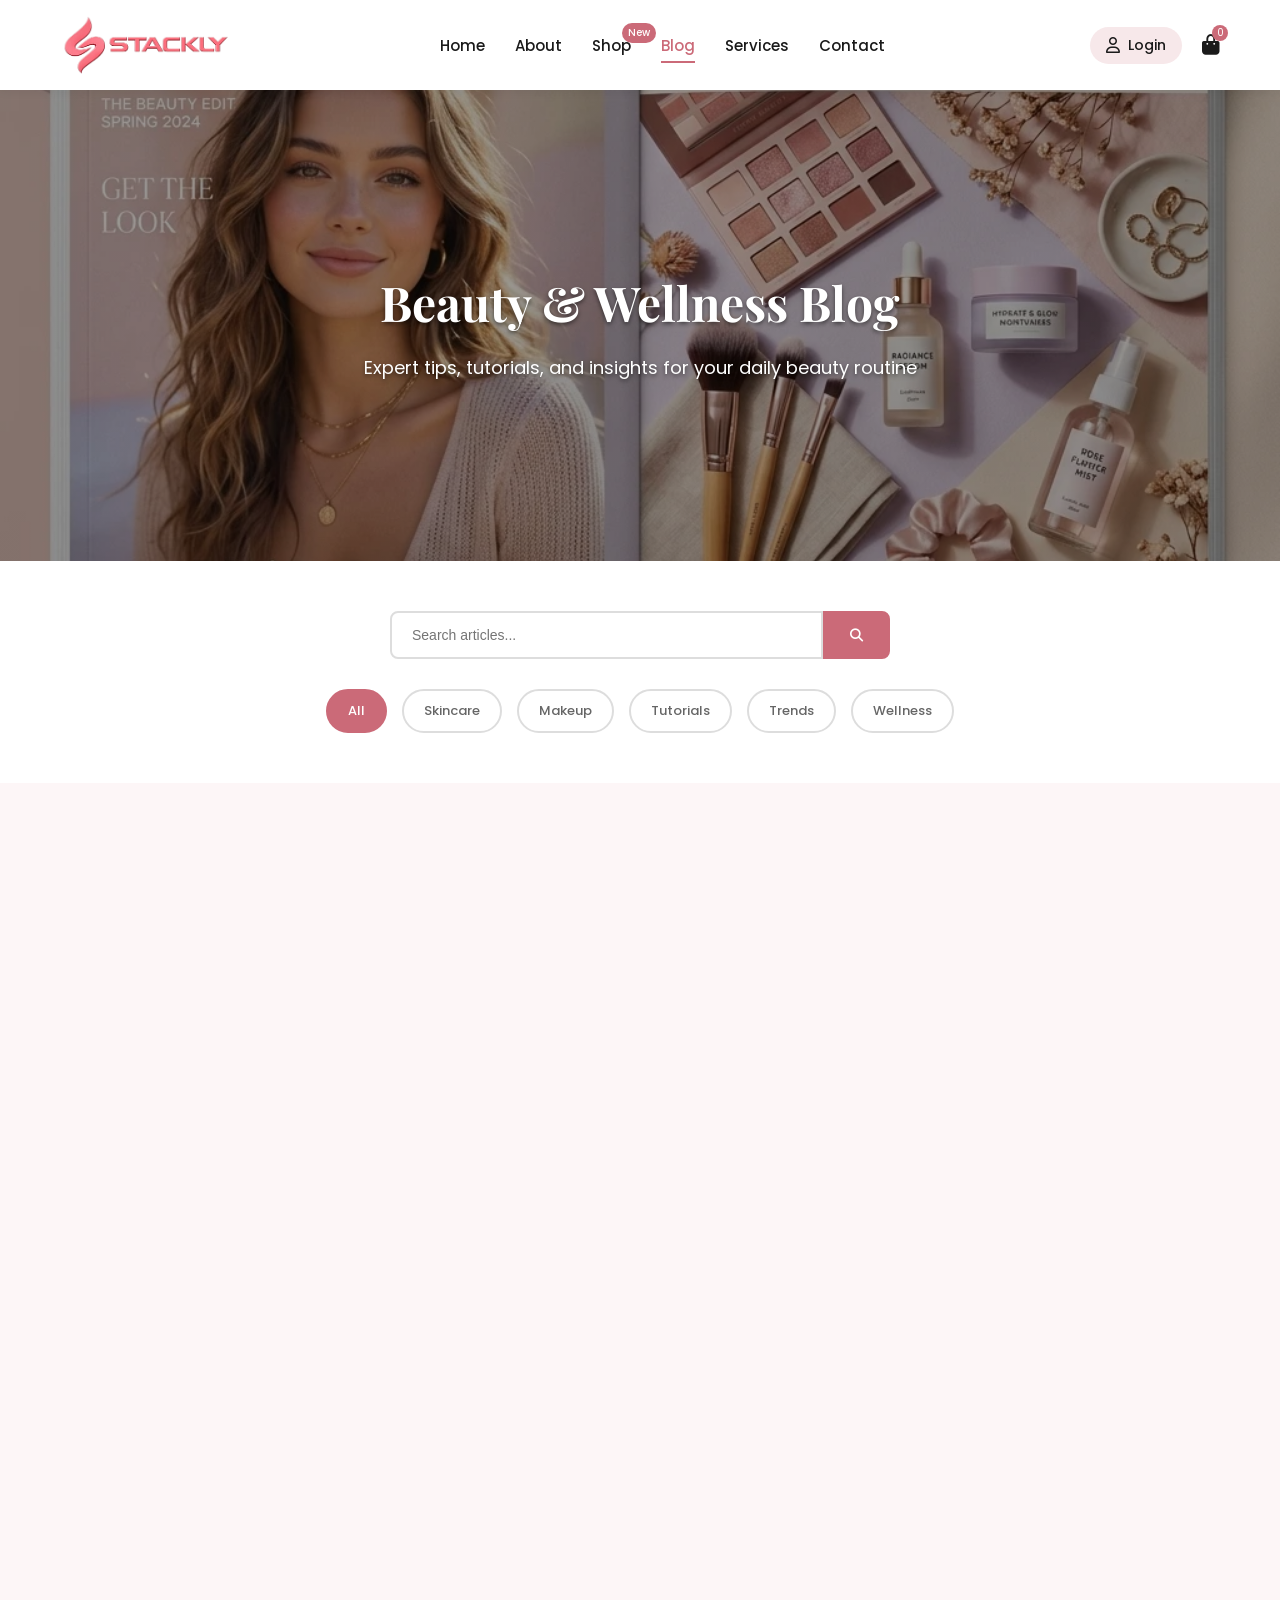
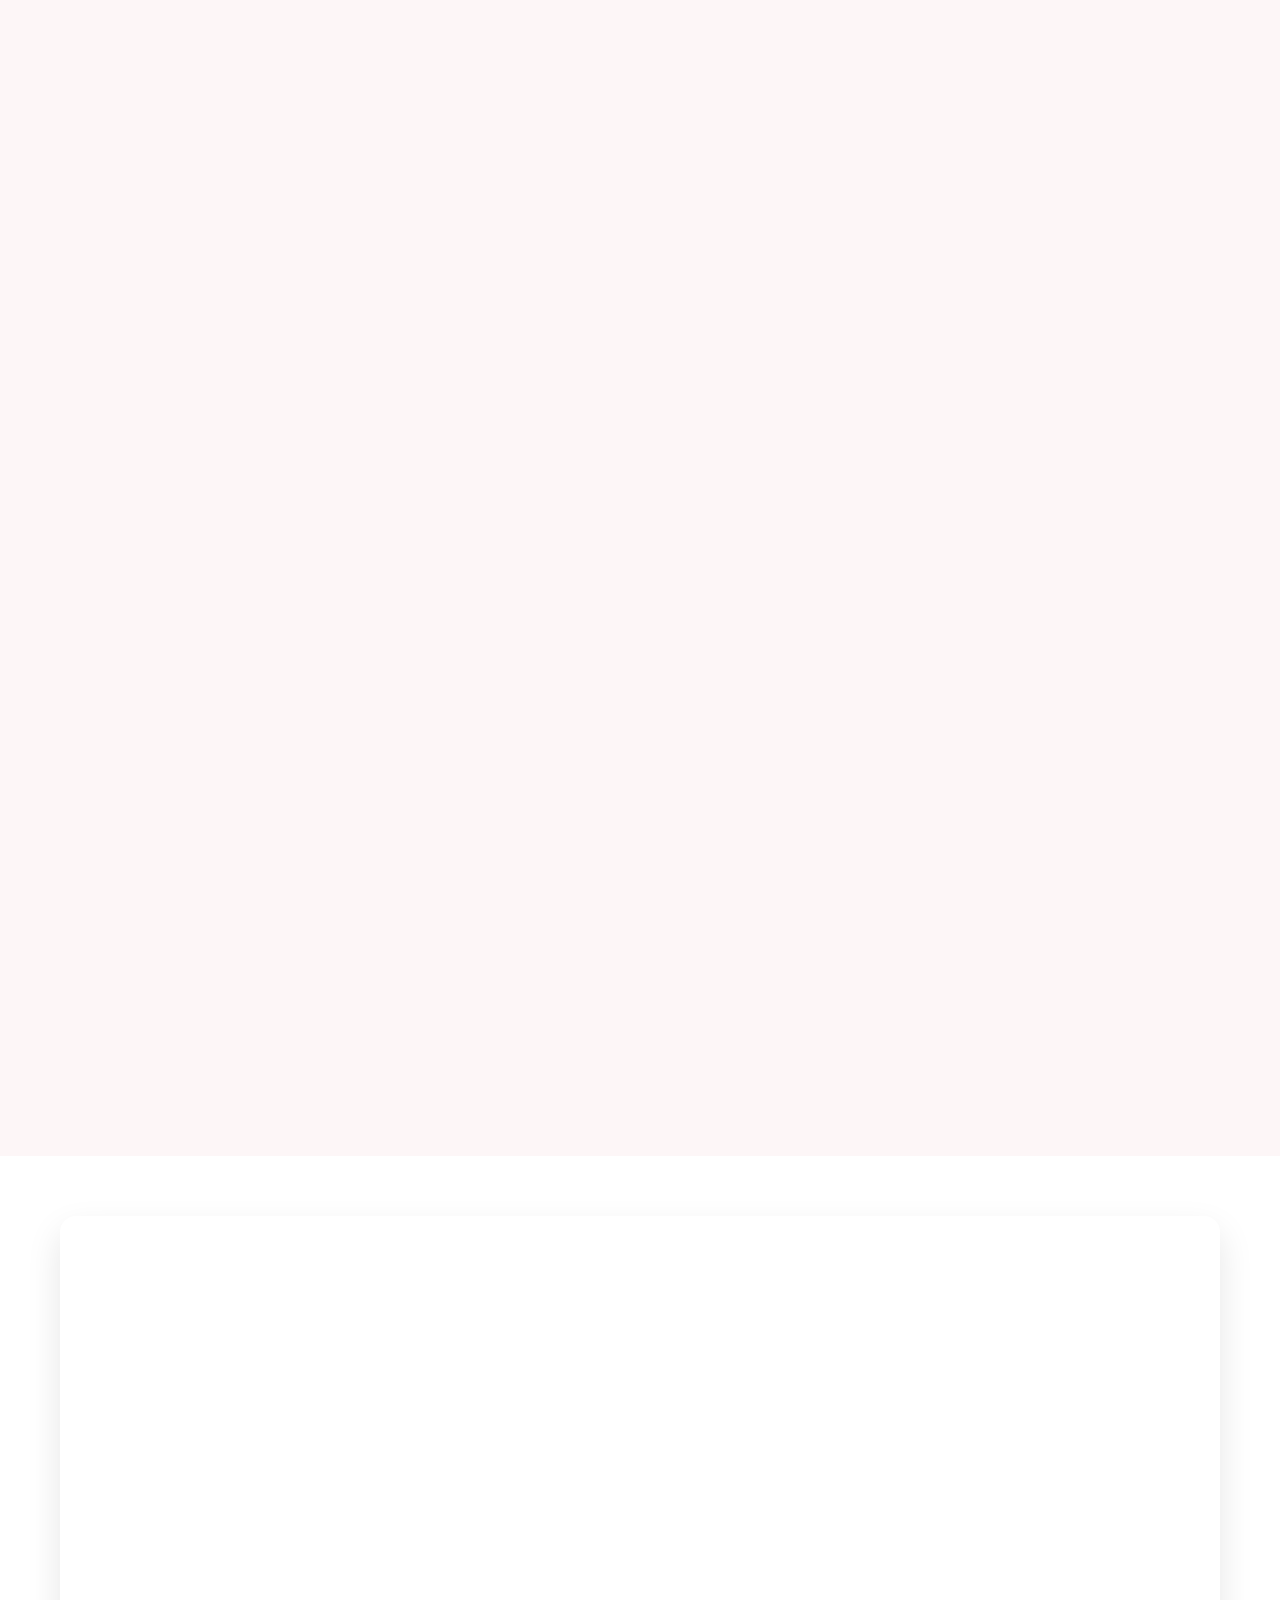
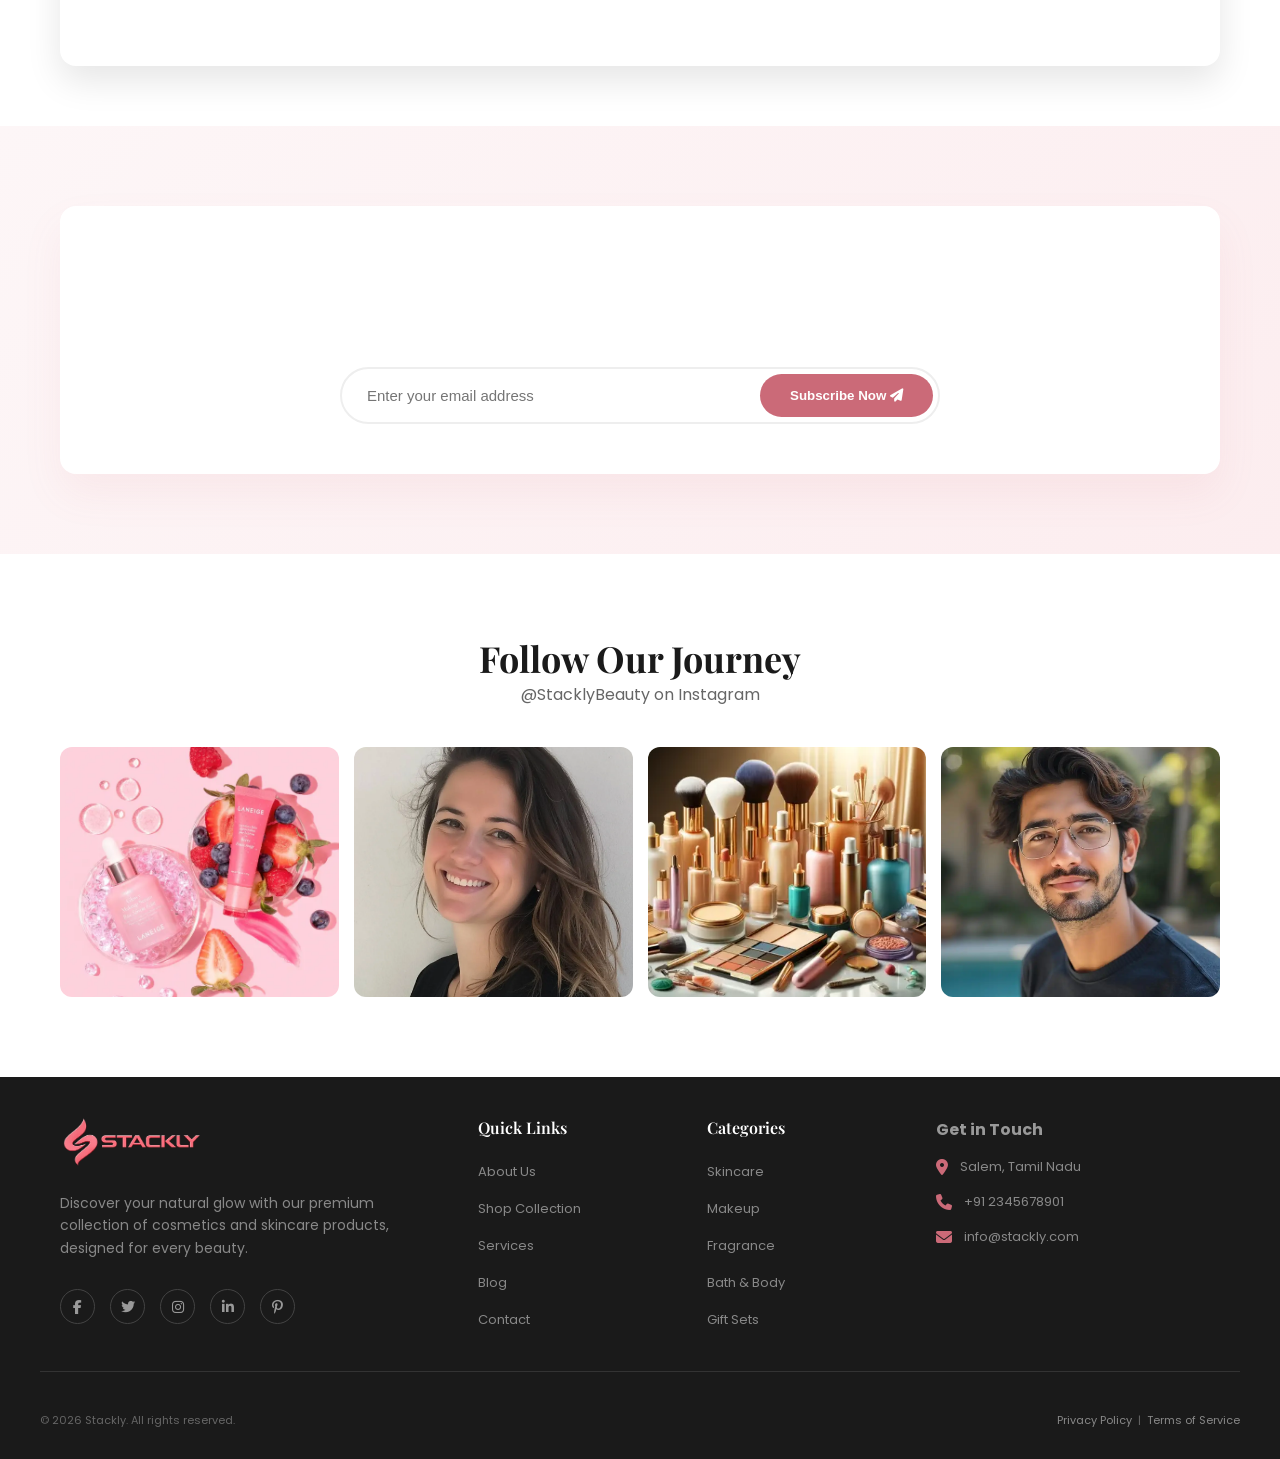
<file: blog.html>
<!DOCTYPE html>
<html lang="en">
<head>
    <meta charset="UTF-8">
    <meta name="viewport" content="width=device-width, initial-scale=1.0">
    <title>Blog - Stackly</title>
    <meta name="description" content="Read our latest blog posts about beauty and cosmetics tips at Stackly.">
    
    <!-- Google Fonts -->
    <link rel="preconnect" href="https://fonts.googleapis.com">
    <link rel="preconnect" href="https://fonts.gstatic.com" crossorigin>
    <link href="https://fonts.googleapis.com/css2?family=Pinyon+Script&family=Playfair+Display:ital,wght@0,400;0,600;0,700;1,400&family=Poppins:wght@300;400;500;600&display=swap" rel="stylesheet">
    
    <!-- FontAwesome for Icons -->
    <link rel="stylesheet" href="https://cdnjs.cloudflare.com/ajax/libs/font-awesome/6.4.0/css/all.min.css">
    
    <!-- Custom CSS -->
    <link rel="stylesheet" href="css/common.css">
    <link rel="stylesheet" href="css/blog.css">
</head>
<body>
    <!-- Preloader -->
        <div id="preloader">
        <div class="preloader-content">
            <img src="assets/product-01.webp" alt="Cosmetics" class="preloader-side-img left-img">
            <div class="preloader-center">
                <img src="assets/logo.webp" alt="Stackly Logo" class="preloader-logo">
                <div class="loader"></div>
            </div>
            <img src="assets/product-02.webp" alt="Cosmetics" class="preloader-side-img right-img">
        </div>
    </div>


    <!-- Header Navigation -->
    <header>
        <div class="container">
            <a href="index.html" class="logo-container">
                <img src="assets/logo.webp" alt="Stackly Logo">
            </a>
            
            <nav>
                <ul>
                    <li><a href="index.html">Home</a></li>
                    <li><a href="about.html">About</a></li>
                    <li>
                        <a href="shop.html">Shop</a>
                        <span class="badge">New</span>
                    </li>
                    <li><a href="blog.html" class="active">Blog</a></li>
                    <li><a href="services.html">Services</a></li>
                    <li><a href="contact.html">Contact</a></li>
                <li class="mobile-only"><a href="login.html" class="login-btn"><i class="fa-regular fa-user"></i> Login</a></li>
                </ul>
            </nav>
            
            <div class="header-actions">
                <a href="login.html" class="login-btn">
                    <i class="fa-regular fa-user"></i>
                    Login
                </a>
                <a href="cart.html" class="cart-btn">
                    <i class="fa-solid fa-bag-shopping"></i>
                    <span class="cart-badge">0</span>
                </a>
            </div>
            <div class="mobile-menu-btn">
                <i class="fas fa-bars"></i>
            </div>

        </div>
    </header>

    <!-- Main Content Area -->
    <main>
        <!-- Blog Hero Section -->
        <section class="blog-hero">
            <div class="container">
                <div class="blog-hero-content">
                    <h1>Beauty & Wellness Blog</h1>
                    <p>Expert tips, tutorials, and insights for your daily beauty routine</p>
                </div>
            </div>
        </section>

        <!-- Blog Search & Filter -->
        <section class="blog-search">
            <div class="container">
                <div class="search-bar">
                    <input type="text" placeholder="Search articles...">
                    <button onclick="window.location.href='404.html'; return false;"><i class="fas fa-search"></i></button>
                </div>
                <div class="blog-tags">
                    <span class="tag active">All</span>
                    <span class="tag">Skincare</span>
                    <span class="tag">Makeup</span>
                    <span class="tag">Tutorials</span>
                    <span class="tag">Trends</span>
                    <span class="tag">Wellness</span>
                </div>
            </div>
        </section>

        <!-- Blog Posts Grid -->
        <section class="blog-posts">
            <div class="container">
                <!-- Blog Post 1 -->
                <article class="blog-card">
                    <div class="blog-image">
                        <img src="assets/cat-skincare.webp" alt="Blog Post">
                        <span class="blog-category">Skincare</span>
                    </div>
                    <div class="blog-content">
                        <div class="blog-meta">
                            <span class="author">By Sarah Johnson</span>
                            <span class="date">November 15, 2024</span>
                            <span class="read-time">5 min read</span>
                        </div>
                        <h3>Complete Winter Skincare Guide: Protect Your Skin from Harsh Weather</h3>
                        <p>Winter weather can be harsh on your skin, causing dryness and irritation. Learn the essential steps to maintain a healthy complexion during cold months with our expert-backed skincare routine.</p>
                        <div class="blog-tags-item">
                            <span>#SkincareTips</span>
                            <span>#WinterBeauty</span>
                            <span>#SkincareRoutine</span>
                        </div>
                        <a href="404.html" class="read-more-btn">Read Article <i class="fas fa-arrow-right"></i></a>
                    </div>
                </article>

                <!-- Blog Post 2 -->
                <article class="blog-card">
                    <div class="blog-image">
                        <img src="assets/product-21.webp" alt="Blog Post">
                        <span class="blog-category">Makeup</span>
                    </div>
                    <div class="blog-content">
                        <div class="blog-meta">
                            <span class="author">By Emma Rodriguez</span>
                            <span class="date">November 10, 2024</span>
                            <span class="read-time">7 min read</span>
                        </div>
                        <h3>Master the Art of Contouring: Step-by-Step Tutorial for Beginners</h3>
                        <p>Contouring can enhance your facial features and create dimension. Our step-by-step guide breaks down the basics so anyone can master this popular makeup technique with confidence.</p>
                        <div class="blog-tags-item">
                            <span>#MakeupTutorial</span>
                            <span>#Contouring</span>
                            <span>#BeautyTips</span>
                        </div>
                        <a href="404.html" class="read-more-btn">Read Article <i class="fas fa-arrow-right"></i></a>
                    </div>
                </article>

                <!-- Blog Post 3 -->
                <article class="blog-card">
                    <div class="blog-image">
                        <img src="assets/cat-fragrance.webp" alt="Blog Post">
                        <span class="blog-category">Wellness</span>
                    </div>
                    <div class="blog-content">
                        <div class="blog-meta">
                            <span class="author">By Dr. Michael Chen</span>
                            <span class="date">November 8, 2024</span>
                            <span class="read-time">6 min read</span>
                        </div>
                        <h3>The Science Behind Ingredient Labels: What Your Skincare Actually Contains</h3>
                        <p>Understanding skincare ingredients can help you make better product choices. Discover what INCI names mean, which ingredients work best for your skin type, and how to read labels like a pro.</p>
                        <div class="blog-tags-item">
                            <span>#SkinScienceInformation</span>
                            <span>#Ingredients</span>
                            <span>#Dermatology</span>
                        </div>
                        <a href="404.html" class="read-more-btn">Read Article <i class="fas fa-arrow-right"></i></a>
                    </div>
                </article>

                <!-- Blog Post 4 -->
                <article class="blog-card">
                    <div class="blog-image">
                        <img src="assets/offer-summer.webp" alt="Blog Post">
                        <span class="blog-category">Trends</span>
                    </div>
                    <div class="blog-content">
                        <div class="blog-meta">
                            <span class="author">By Lisa Thompson</span>
                            <span class="date">November 5, 2024</span>
                            <span class="read-time">4 min read</span>
                        </div>
                        <h3>2024 Beauty Trends: Clean Girl Aesthetic Takes Center Stage</h3>
                        <p>The clean girl aesthetic is dominating 2024. Explore minimalist makeup looks, natural beauty trends, and the products you need to achieve that effortlessly radiant appearance everyone is craving.</p>
                        <div class="blog-tags-item">
                            <span>#BeautyTrends</span>
                            <span>#CleanBeauty</span>
                            <span>#2024Trends</span>
                        </div>
                        <a href="404.html" class="read-more-btn">Read Article <i class="fas fa-arrow-right"></i></a>
                    </div>
                </article>

                <!-- Blog Post 5 -->
                <article class="blog-card">
                    <div class="blog-image">
                        <img src="assets/offer-new.webp" alt="Blog Post">
                        <span class="blog-category">Skincare</span>
                    </div>
                    <div class="blog-content">
                        <div class="blog-meta">
                            <span class="author">By Priya Kapoor</span>
                            <span class="date">November 1, 2024</span>
                            <span class="read-time">8 min read</span>
                        </div>
                        <h3>Addressing Acne Myths: What Really Works and What Doesn't</h3>
                        <p>Acne is surrounded by myths and misconceptions. Learn which treatments actually work according to dermatology, common myths that might be harming your skin, and proven solutions for clear complexion.</p>
                        <div class="blog-tags-item">
                            <span>#AcneTreatment</span>
                            <span>#SkinHealth</span>
                            <span>#Dermatology</span>
                        </div>
                        <a href="404.html" class="read-more-btn">Read Article <i class="fas fa-arrow-right"></i></a>
                    </div>
                </article>

                <!-- Blog Post 6 -->
                <article class="blog-card">
                    <div class="blog-image">
                        <img src="assets/product-10.webp" alt="Blog Post">
                        <span class="blog-category">Tutorials</span>
                    </div>
                    <div class="blog-content">
                        <div class="blog-meta">
                            <span class="author">By Amanda Brooks</span>
                            <span class="date">October 28, 2024</span>
                            <span class="read-time">6 min read</span>
                        </div>
                        <h3>5-Minute Makeup Routine: Look Polished Even on Busy Mornings</h3>
                        <p>Don't have time for a full makeup routine? Learn our quick 5-minute makeup formula that gives you a polished, put-together look perfect for work, dates, or anywhere on your busy schedule.</p>
                        <div class="blog-tags-item">
                            <span>#QuickMakeup</span>
                            <span>#MakeupHacks</span>
                            <span>#TimeSaving</span>
                        </div>
                        <a href="404.html" class="read-more-btn">Read Article <i class="fas fa-arrow-right"></i></a>
                    </div>
                </article>
            </div>
        </section>

        <!-- Featured Video Tutorial -->
        <section class="blog-video-section">
            <div class="container">
                <div class="video-container">
                    <div class="video-overlay">
                        <i class="fas fa-play-circle play-btn"></i>
                        <h2>Masterclass: Everyday Natural Glow</h2>
                        <p>Watch our top makeup artist reveal the secrets to a flawless, natural look in under 10 minutes.</p>
                    </div>
                    <video autoplay loop muted playsinline>
                        <source src="assets/promo2.mp4" type="video/mp4">
                    </video>
                </div>
            </div>
        </section>

        <!-- Newsletter / Beauty Club -->
        <section class="blog-newsletter">
            <div class="container">
                <div class="newsletter-content">
                    <div class="newsletter-text">
                        <h2>Join the Beauty Club</h2>
                        <p>Subscribe to receive weekly beauty tips, exclusive tutorials, and early access to new product launches.</p>
                    </div>
                    <form class="newsletter-form" onsubmit="event.preventDefault();">
                        <input type="email" placeholder="Enter your email address" required>
                        <button type="submit">Subscribe Now <i class="fas fa-paper-plane"></i></button>
                    </form>
                </div>
            </div>
        </section>

        <!-- Social Feed -->
        <section class="blog-social">
            <div class="container">
                <div class="section-header" style="text-align: center; margin-bottom: 40px;">
                    <h2 style="font-family: var(--font-serif); font-size: 36px; color: var(--text-dark);">Follow Our Journey</h2>
                    <p style="color: var(--text-gray);">@StacklyBeauty on Instagram</p>
                </div>
                <div class="social-grid">
                    <a href="404.html" class="social-item">
                        <img src="assets/product-01.webp" alt="Social Post">
                        <div class="social-overlay"><i class="fab fa-instagram"></i></div>
                    </a>
                    <a href="404.html" class="social-item">
                        <img src="assets/ai4.webp" alt="Social Post">
                        <div class="social-overlay"><i class="fab fa-instagram"></i></div>
                    </a>
                    <a href="404.html" class="social-item">
                        <img src="assets/product-02.webp" alt="Social Post">
                        <div class="social-overlay"><i class="fab fa-instagram"></i></div>
                    </a>
                    <a href="404.html" class="social-item">
                        <img src="assets/ai5.webp" alt="Social Post">
                        <div class="social-overlay"><i class="fab fa-instagram"></i></div>
                    </a>
                </div>
            </div>
        </section>
    </main>

    <!-- Footer -->
    <footer>
        <div class="container">
            <!-- About Section -->
            <div class="footer-about">
                <div class="footer-about-logo">
                    <img src="assets/logo.webp" alt="Stackly Logo">
                </div>
                <p>Discover your natural glow with our premium collection of cosmetics and skincare products, designed for every beauty.</p>
                <div class="footer-socials">
                    <a href="404.html" title="Facebook"><i class="fab fa-facebook-f"></i></a>
                    <a href="404.html" title="Twitter"><i class="fab fa-twitter"></i></a>
                    <a href="404.html" title="Instagram"><i class="fab fa-instagram"></i></a>
                    <a href="404.html" title="LinkedIn"><i class="fab fa-linkedin-in"></i></a>
                    <a href="404.html" title="Pinterest"><i class="fab fa-pinterest-p"></i></a>
                </div>
            </div>

            <!-- Quick Links Section -->
            <div class="footer-section">
                <h4>Quick Links</h4>
                <ul>
                    <li><a href="about.html">About Us</a></li>
                    <li><a href="shop.html">Shop Collection</a></li>
                    <li><a href="services.html">Services</a></li>
                    <li><a href="blog.html">Blog</a></li>
                    <li><a href="contact.html">Contact</a></li>
                </ul>
            </div>

            <!-- Categories Section -->
            <div class="footer-section">
                <h4>Categories</h4>
                <ul>
                    <li><a href="shop.html">Skincare</a></li>
                    <li><a href="shop.html">Makeup</a></li>
                    <li><a href="shop.html">Fragrance</a></li>
                    <li><a href="shop.html">Bath & Body</a></li>
                    <li><a href="shop.html">Gift Sets</a></li>
                </ul>
            </div>

            <!-- Get in Touch Section -->
            <div class="footer-contact">
                <h4>Get in Touch</h4>
                <div class="footer-contact-item">
                    <i class="fas fa-map-marker-alt"></i>
                    <span>Salem, Tamil Nadu</span>
                </div>
                <div class="footer-contact-item">
                    <i class="fas fa-phone"></i>
                    <span>+91 2345678901</span>
                </div>
                <div class="footer-contact-item">
                    <i class="fas fa-envelope"></i>
                    <span>info@stackly.com</span>
                </div>
            </div>
        </div>

        <!-- Copyright -->
        <div class="container">
            <div class="footer-copyright">
                <span>&copy; 2026 Stackly. All rights reserved.</span>
                <div>
                    <a href="404.html">Privacy Policy</a> &nbsp;|&nbsp; <a href="404.html">Terms of Service</a>
                </div>
            </div>
        </div>
    </footer>

    <!-- JS script -->
    <script src="js/cart.js"></script>
    <script src="js/script.js"></script>

    <script>
        // Preloader
        document.addEventListener("DOMContentLoaded", function() {
            setTimeout(function() {
                const preloader = document.getElementById('preloader');
                if (preloader) {
                    preloader.classList.add('hide');
                    setTimeout(() => preloader.remove(), 500);
                }
            }, 2000);
        });
    </script>

</body>
</html>
</file>
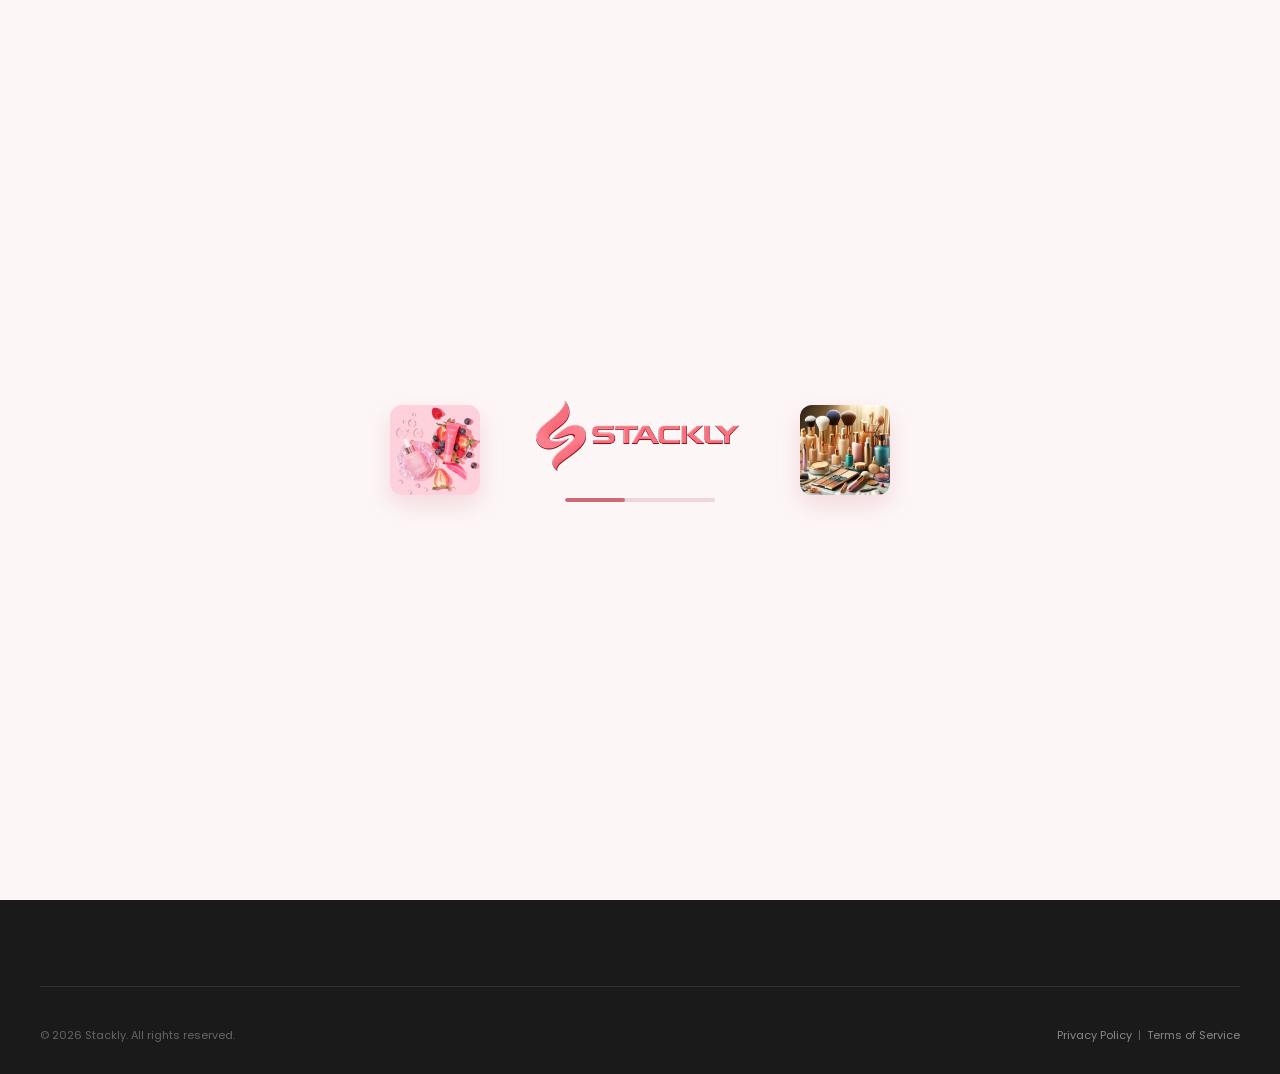
<file: cart.html>
<!DOCTYPE html>
<html lang="en">
<head>
    <meta charset="UTF-8">
    <meta name="viewport" content="width=device-width, initial-scale=1.0">
    <title>Cart - Stackly</title>
    <meta name="description" content="View your shopping cart at Stackly Beauty and Cosmetics Store.">
    
    <!-- Google Fonts -->
    <link rel="preconnect" href="https://fonts.googleapis.com">
    <link rel="preconnect" href="https://fonts.gstatic.com" crossorigin>
    <link href="https://fonts.googleapis.com/css2?family=Pinyon+Script&family=Playfair+Display:ital,wght@0,400;0,600;0,700;1,400&family=Poppins:wght@300;400;500;600&display=swap" rel="stylesheet">
    
    <!-- FontAwesome for Icons -->
    <link rel="stylesheet" href="https://cdnjs.cloudflare.com/ajax/libs/font-awesome/6.4.0/css/all.min.css">
    
    <!-- Custom CSS -->
    <link rel="stylesheet" href="css/common.css">
    <link rel="stylesheet" href="css/cart.css">
</head>
<body>
    <!-- Preloader -->
        <div id="preloader">
        <div class="preloader-content">
            <img src="assets/product-01.webp" alt="Cosmetics" class="preloader-side-img left-img">
            <div class="preloader-center">
                <img src="assets/logo.webp" alt="Stackly Logo" class="preloader-logo">
                <div class="loader"></div>
            </div>
            <img src="assets/product-02.webp" alt="Cosmetics" class="preloader-side-img right-img">
        </div>
    </div>


    <!-- Header Navigation -->
    <header>
        <div class="container">
            <a href="index.html" class="logo-container">
                <img src="assets/logo.webp" alt="Stackly Logo">
            </a>
            
            <nav>
                <ul>
                    <li><a href="index.html">Home</a></li>
                    <li><a href="about.html">About</a></li>
                    <li>
                        <a href="shop.html">Shop</a>
                        <span class="badge">New</span>
                    </li>
                    <li><a href="blog.html">Blog</a></li>
                    <li><a href="services.html">Services</a></li>
                    <li><a href="contact.html">Contact</a></li>
                </ul>
            </nav>
            
            <div class="header-actions">
                <a href="login.html" class="login-btn">
                    <i class="fa-regular fa-user"></i>
                    Login
                </a>
                <a href="cart.html" class="cart-btn">
                    <i class="fa-solid fa-bag-shopping"></i>
                    <span class="cart-badge">0</span>
                </a>
            </div>
            <div class="mobile-menu-btn">
                <i class="fas fa-bars"></i>
            </div>

        </div>
    </header>

    <!-- Main Content Area -->
    <main>
        <section class="cart-section">
            <div class="container">
                <h1 class="page-title" style="text-align: center; margin-bottom: 40px; font-family: var(--font-serif); font-size: 42px;">Your Shopping Cart</h1>
                
                <div class="cart-layout" id="cart-layout" style="display: none;">
                    <div class="cart-items-list" id="cart-items-list">
                        <!-- Items rendered here by JS -->
                    </div>
                    
                    <div class="cart-summary">
                        <h3>Order Summary</h3>
                        <div class="summary-row">
                            <span>Subtotal</span>
                            <span id="cart-subtotal">₹0.00</span>
                        </div>
                        <div class="summary-row">
                            <span>Shipping</span>
                            <span>Free</span>
                        </div>
                        <div class="summary-row total-row">
                            <span>Total</span>
                            <span id="cart-total">₹0.00</span>
                        </div>
                        <button class="checkout-btn" onclick="window.location.href='404.html'">Proceed to Checkout</button>
                        <button class="buy-now-btn" onclick="window.location.href='404.html'">Buy Now with 1-Click</button>
                    </div>
                </div>

                <div class="empty-cart-message" id="empty-cart-message">
                    <i class="fa-solid fa-cart-arrow-down" style="font-size: 60px; color: #ddd; margin-bottom: 20px;"></i>
                    <h2 style="font-family: var(--font-serif); margin-bottom: 10px;">Your cart is currently empty</h2>
                    <p style="color: var(--text-gray); margin-bottom: 30px;">Looks like you haven't added any premium products to your cart yet.</p>
                    <a href="shop.html" class="btn-primary" style="display: inline-block; padding: 12px 30px; background: var(--primary-color); color: white; border-radius: 25px; font-weight: 500;">Return to Shop</a>
                </div>
            </div>
        </section>
    </main>

    <!-- Footer -->
    <footer>
        <div class="container">
            <!-- About Section -->
            <div class="footer-about">
                <div class="footer-about-logo">
                    <img src="assets/logo.webp" alt="Stackly Logo">
                </div>
                <p>Discover your natural glow with our premium collection of cosmetics and skincare products, designed for every beauty.</p>
                <div class="footer-socials">
                    <a href="404.html" title="Facebook"><i class="fab fa-facebook-f"></i></a>
                    <a href="404.html" title="Twitter"><i class="fab fa-twitter"></i></a>
                    <a href="404.html" title="Instagram"><i class="fab fa-instagram"></i></a>
                    <a href="404.html" title="LinkedIn"><i class="fab fa-linkedin-in"></i></a>
                    <a href="404.html" title="Pinterest"><i class="fab fa-pinterest-p"></i></a>
                </div>
            </div>

            <!-- Quick Links Section -->
            <div class="footer-section">
                <h4>Quick Links</h4>
                <ul>
                    <li><a href="about.html">About Us</a></li>
                    <li><a href="shop.html">Shop Collection</a></li>
                    <li><a href="services.html">Services</a></li>
                    <li><a href="blog.html">Blog</a></li>
                    <li><a href="contact.html">Contact</a></li>
                </ul>
            </div>

            <!-- Categories Section -->
            <div class="footer-section">
                <h4>Categories</h4>
                <ul>
                    <li><a href="shop.html">Skincare</a></li>
                    <li><a href="shop.html">Makeup</a></li>
                    <li><a href="shop.html">Fragrance</a></li>
                    <li><a href="shop.html">Bath & Body</a></li>
                    <li><a href="shop.html">Gift Sets</a></li>
                </ul>
            </div>

            <!-- Get in Touch Section -->
            <div class="footer-contact">
                <h4>Get in Touch</h4>
                <div class="footer-contact-item">
                    <i class="fas fa-map-marker-alt"></i>
                    <span>Salem, Tamil Nadu</span>
                </div>
                <div class="footer-contact-item">
                    <i class="fas fa-phone"></i>
                    <span>+91 2345678901</span>
                </div>
                <div class="footer-contact-item">
                    <i class="fas fa-envelope"></i>
                    <span>info@stackly.com</span>
                </div>
            </div>
        </div>

        <!-- Copyright -->
        <div class="container">
            <div class="footer-copyright">
                <span>&copy; 2026 Stackly. All rights reserved.</span>
                <div>
                    <a href="404.html">Privacy Policy</a> &nbsp;|&nbsp; <a href="404.html">Terms of Service</a>
                </div>
            </div>
        </div>
    </footer>

    <!-- JS script -->
    <script src="js/cart.js"></script>
    <script src="js/script.js"></script>

    <script>
        // Preloader
        document.addEventListener("DOMContentLoaded", function() {
            setTimeout(function() {
                const preloader = document.getElementById('preloader');
                if (preloader) {
                    preloader.classList.add('hide');
                    setTimeout(() => preloader.remove(), 500);
                }
            }, 2000);
        });
    </script>

</body>
</html>
</file>
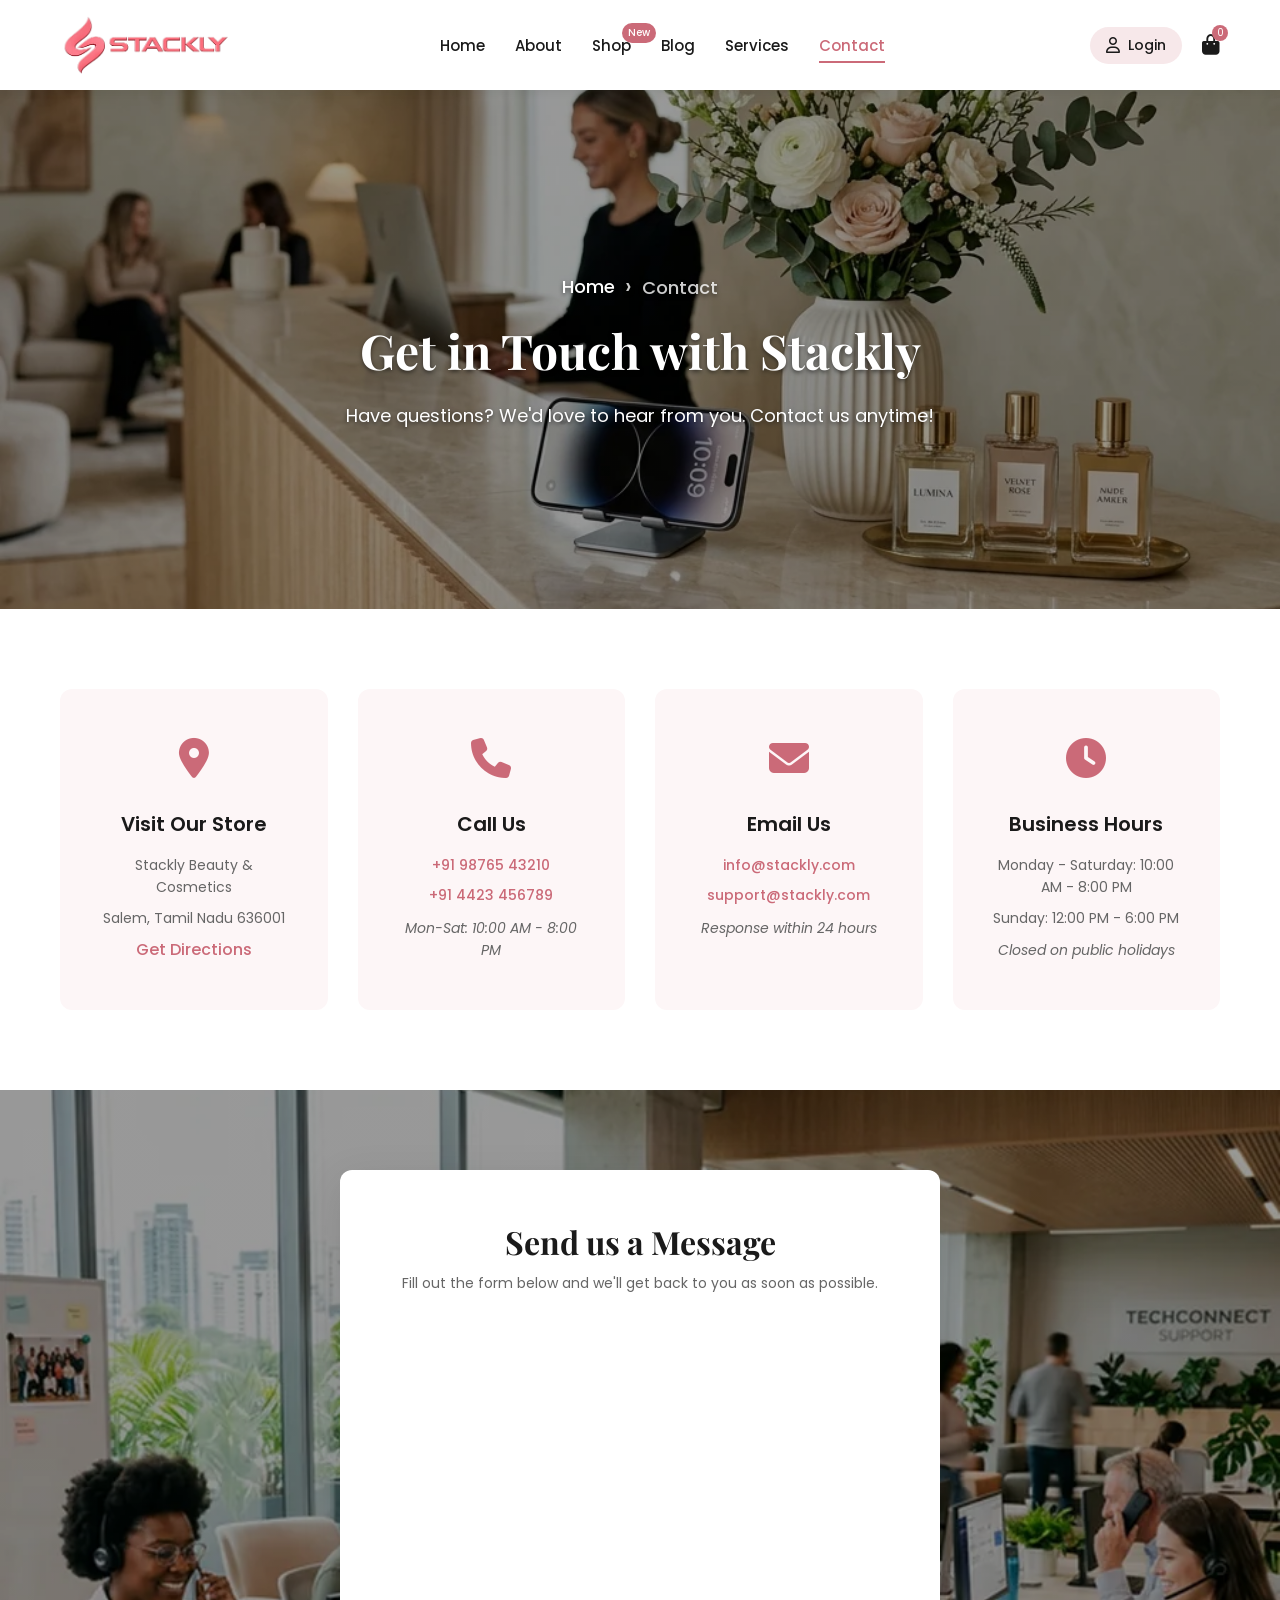
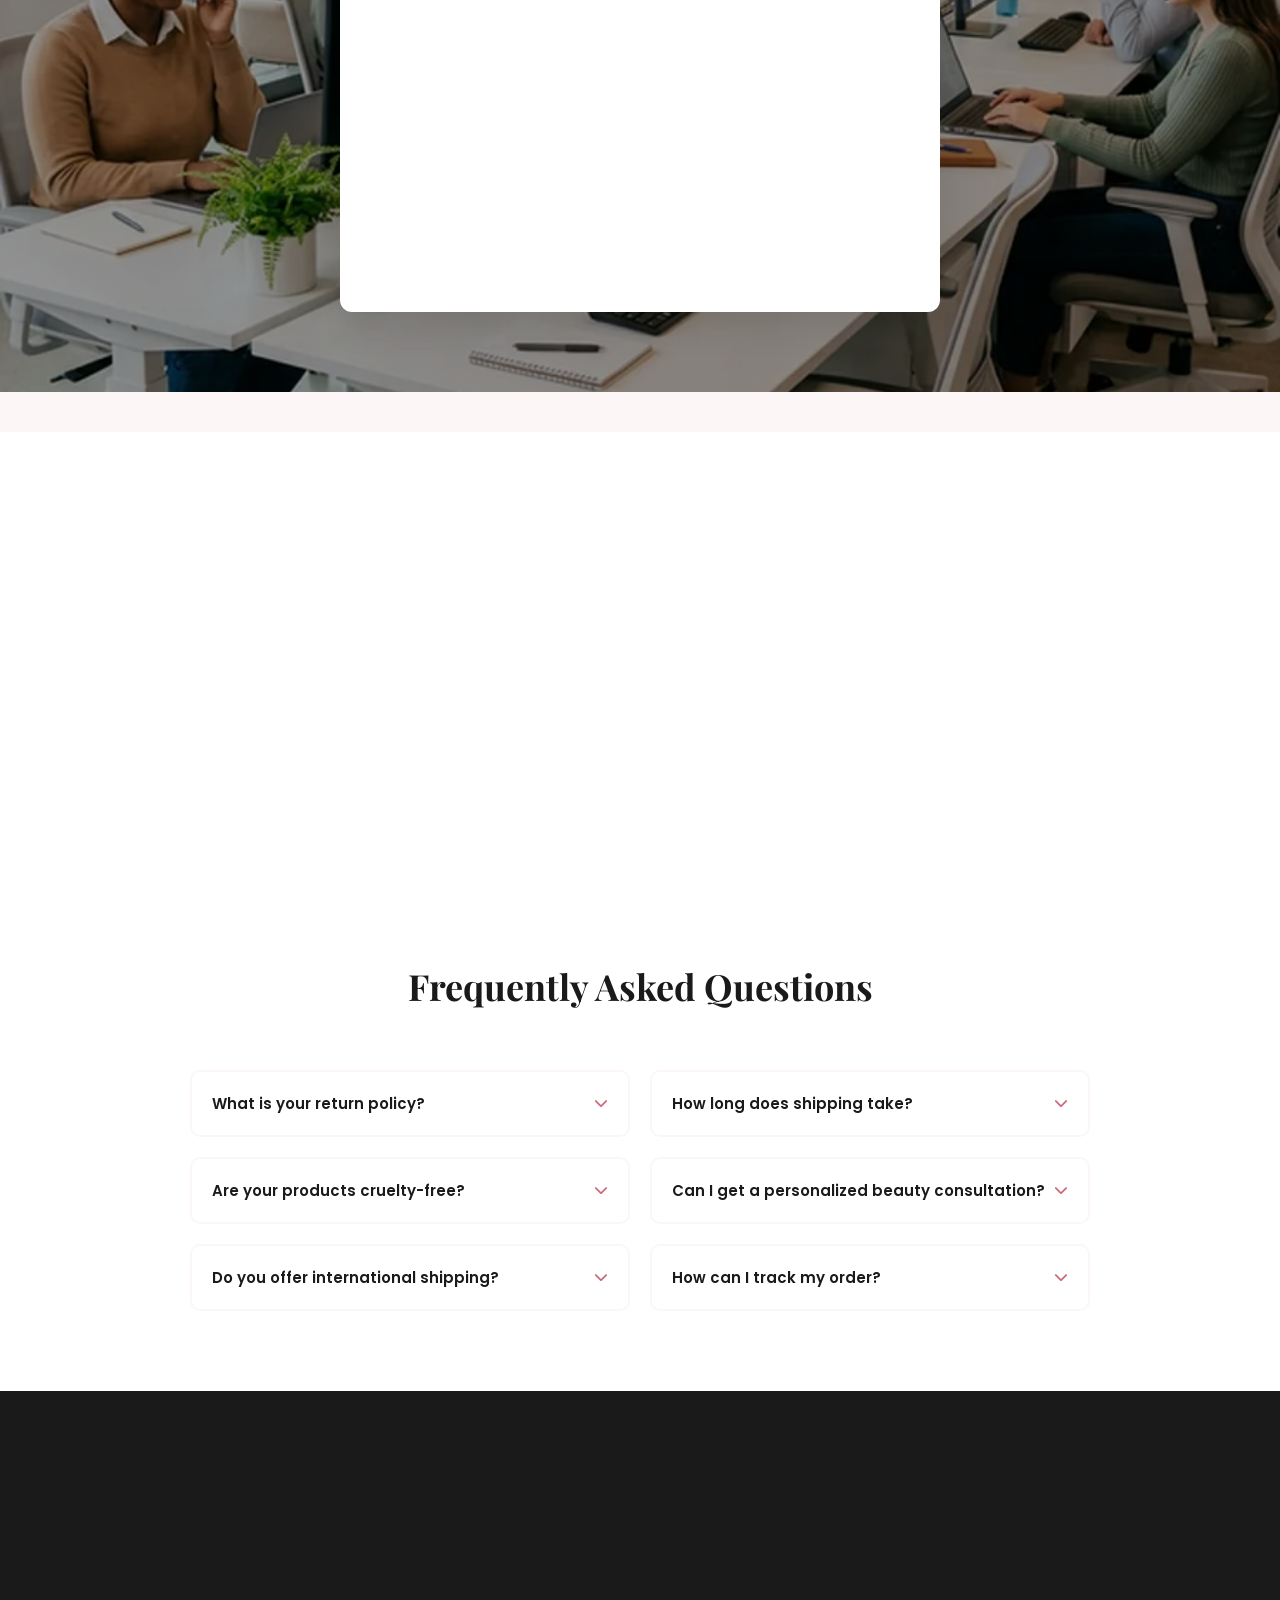
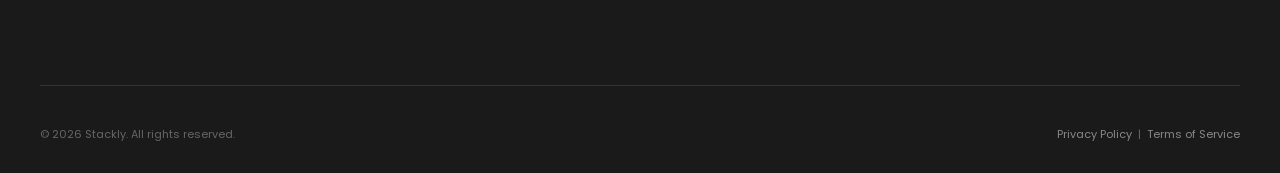
<file: contact.html>
<!DOCTYPE html>
<html lang="en">
<head>
    <meta charset="UTF-8">
    <meta name="viewport" content="width=device-width, initial-scale=1.0">
    <title>Contact - Stackly</title>
    <meta name="description" content="Get in touch with Stackly Beauty and Cosmetics Store.">
    
    <!-- Google Fonts -->
    <link rel="preconnect" href="https://fonts.googleapis.com">
    <link rel="preconnect" href="https://fonts.gstatic.com" crossorigin>
    <link href="https://fonts.googleapis.com/css2?family=Pinyon+Script&family=Playfair+Display:ital,wght@0,400;0,600;0,700;1,400&family=Poppins:wght@300;400;500;600&display=swap" rel="stylesheet">
    
    <!-- FontAwesome for Icons -->
    <link rel="stylesheet" href="https://cdnjs.cloudflare.com/ajax/libs/font-awesome/6.4.0/css/all.min.css">
    
    <!-- Custom CSS -->
    <link rel="stylesheet" href="css/common.css">
    <link rel="stylesheet" href="css/contact.css">
</head>
<body>
    <!-- Preloader -->
        <div id="preloader">
        <div class="preloader-content">
            <img src="assets/product-01.webp" alt="Cosmetics" class="preloader-side-img left-img">
            <div class="preloader-center">
                <img src="assets/logo.webp" alt="Stackly Logo" class="preloader-logo">
                <div class="loader"></div>
            </div>
            <img src="assets/product-02.webp" alt="Cosmetics" class="preloader-side-img right-img">
        </div>
    </div>


    <!-- Header Navigation -->
    <header>
        <div class="container">
            <a href="index.html" class="logo-container">
                <img src="assets/logo.webp" alt="Stackly Logo">
            </a>
            
            <nav>
                <ul>
                    <li><a href="index.html">Home</a></li>
                    <li><a href="about.html">About</a></li>
                    <li>
                        <a href="shop.html">Shop</a>
                        <span class="badge">New</span>
                    </li>
                    <li><a href="blog.html">Blog</a></li>
                    <li><a href="services.html">Services</a></li>
                    <li><a href="contact.html" class="active">Contact</a></li>
                    <li class="mobile-only"><a href="login.html" class="login-btn"><i class="fa-regular fa-user"></i> Login</a></li>
                </ul>
            </nav>
            
            <div class="header-actions">
                <a href="login.html" class="login-btn">
                    <i class="fa-regular fa-user"></i>
                    Login
                </a>
                <a href="cart.html" class="cart-btn">
                    <i class="fa-solid fa-bag-shopping"></i>
                    <span class="cart-badge">0</span>
                </a>
            </div>
            <div class="mobile-menu-btn">
                <i class="fas fa-bars"></i>
            </div>

        </div>
    </header>

    <!-- Main Content Area -->
    <main>
        <!-- Contact Hero Section -->
        <section class="contact-hero">
            <div class="container">
                <div class="contact-hero-content">
                    <ul class="breadcrumb">
                        <li><a href="index.html">Home</a></li>
                        <li>Contact</li>
                    </ul>
                    <h1>Get in Touch with Stackly</h1>
                    <p>Have questions? We'd love to hear from you. Contact us anytime!</p>
                </div>
            </div>
        </section>

        <!-- Contact Information Section -->
        <section class="contact-info">
            <div class="container">
                <div class="info-grid">
                    <div class="info-card">
                        <div class="info-icon">
                            <i class="fas fa-map-marker-alt"></i>
                        </div>
                        <h3>Visit Our Store</h3>
                        <p>Stackly Beauty & Cosmetics</p>
                        <p>Salem, Tamil Nadu 636001</p>
                        <a href="404.html" class="get-directions">Get Directions</a>
                    </div>

                    <div class="info-card">
                        <div class="info-icon">
                            <i class="fas fa-phone"></i>
                        </div>
                        <h3>Call Us</h3>
                        <p><a href="tel:+919876543210">+91 98765 43210</a></p>
                        <p><a href="tel:+914423456789">+91 4423 456789</a></p>
                        <p class="hours">Mon-Sat: 10:00 AM - 8:00 PM</p>
                    </div>

                    <div class="info-card">
                        <div class="info-icon">
                            <i class="fas fa-envelope"></i>
                        </div>
                        <h3>Email Us</h3>
                        <p><a href="mailto:info@stackly.com">info@stackly.com</a></p>
                        <p><a href="mailto:support@stackly.com">support@stackly.com</a></p>
                        <p class="response-time">Response within 24 hours</p>
                    </div>

                    <div class="info-card">
                        <div class="info-icon">
                            <i class="fas fa-clock"></i>
                        </div>
                        <h3>Business Hours</h3>
                        <p>Monday - Saturday: 10:00 AM - 8:00 PM</p>
                        <p>Sunday: 12:00 PM - 6:00 PM</p>
                        <p class="holidays">Closed on public holidays</p>
                    </div>
                </div>
            </div>
        </section>

        <!-- Contact Form Section -->
        <section class="contact-form-section">
            <div class="container">
                <div class="form-wrapper">
                    <div class="form-header">
                        <h2>Send us a Message</h2>
                        <p>Fill out the form below and we'll get back to you as soon as possible.</p>
                    </div>

                    <form action="404.html" method="GET" class="contact-form">
                        <div class="form-row">
                            <div class="form-group">
                                <label for="name">Full Name</label>
                                <input type="text" id="name" name="name" placeholder="Enter your full name" required oninput="this.value = this.value.replace(/[^a-zA-Z\s]/g, '')">
                            </div>
                            <div class="form-group">
                                <label for="email">Email Address</label>
                                <input type="email" id="email" name="email" placeholder="Enter your email" required pattern="^[a-zA-Z0-9._%+-]+@[a-zA-Z0-9.-]+\.[a-zA-Z]{2,}$" title="Please enter a valid email address with a complete domain (e.g., user@gmail.com)">
                            </div>
                        </div>

                        <div class="form-row">
                            <div class="form-group">
                                <label for="phone">Phone Number</label>
                                <input type="tel" id="phone" name="phone" placeholder="Enter your phone number" required minlength="10" maxlength="10" pattern="[0-9]{10}" title="Phone number must be exactly 10 digits" oninput="this.value = this.value.replace(/[^0-9]/g, '')">
                            </div>
                            <div class="form-group">
                                <label for="subject">Subject</label>
                                <select id="subject" name="subject" required>
                                    <option value="">Select a subject</option>
                                    <option value="product-inquiry">Product Inquiry</option>
                                    <option value="order-issue">Order Issue</option>
                                    <option value="consultation">Consultation Request</option>
                                    <option value="feedback">Feedback</option>
                                    <option value="partnership">Partnership Opportunity</option>
                                    <option value="other">Other</option>
                                </select>
                            </div>
                        </div>

                        <div class="form-group">
                            <label for="message">Message</label>
                            <textarea id="message" name="message" rows="6" placeholder="Tell us how we can help..." required minlength="15" oninput="if(this.value.trim().split(/\s+/).length > 100) { this.value = this.value.trim().split(/\s+/).slice(0, 100).join(' '); }"></textarea>
                        </div>

                        <div class="form-group checkbox">
                            <input type="checkbox" id="subscribe" name="subscribe">
                            <label for="subscribe">Subscribe to our newsletter for beauty tips and exclusive offers</label>
                        </div>

                        <button type="submit" class="submit-btn">Send Message</button>
                    </form>
                </div>
            </div>
        </section>

        <!-- Google Map Section -->
        <section class="contact-map">
            <iframe src="https://maps.google.com/maps?q=123%20Beauty%20Lane,%20Salem,%20Tamil%20Nadu&t=&z=13&ie=UTF8&iwloc=&output=embed" width="100%" height="450" style="border:0;" allowfullscreen="" loading="lazy" referrerpolicy="no-referrer-when-downgrade"></iframe>
        </section>

        <!-- FAQ Section -->

        <section class="contact-faq">
            <div class="container">
                <h2>Frequently Asked Questions</h2>
                <div class="faq-grid">
                    <div class="faq-item">
                        <div class="faq-question">
                            <h4>What is your return policy?</h4>
                            <i class="fas fa-chevron-down"></i>
                        </div>
                        <div class="faq-answer">
                            <p>We offer 30 days return on all products if they are unused and in original packaging. To initiate a return, please contact our support team with your order number.</p>
                        </div>
                    </div>

                    <div class="faq-item">
                        <div class="faq-question">
                            <h4>How long does shipping take?</h4>
                            <i class="fas fa-chevron-down"></i>
                        </div>
                        <div class="faq-answer">
                            <p>Standard shipping takes 3-5 business days. Express shipping is available for 24-48 hour delivery. Free shipping on orders above ₹999.</p>
                        </div>
                    </div>

                    <div class="faq-item">
                        <div class="faq-question">
                            <h4>Are your products cruelty-free?</h4>
                            <i class="fas fa-chevron-down"></i>
                        </div>
                        <div class="faq-answer">
                            <p>Yes, all our products are 100% cruelty-free and certified by recognized organizations. We never test on animals and partner only with ethical suppliers.</p>
                        </div>
                    </div>

                    <div class="faq-item">
                        <div class="faq-question">
                            <h4>Can I get a personalized beauty consultation?</h4>
                            <i class="fas fa-chevron-down"></i>
                        </div>
                        <div class="faq-answer">
                            <p>Absolutely! We offer free virtual consultations with our beauty experts. Book a slot through the Services page or call our store directly to schedule.</p>
                        </div>
                    </div>

                    <div class="faq-item">
                        <div class="faq-question">
                            <h4>Do you offer international shipping?</h4>
                            <i class="fas fa-chevron-down"></i>
                        </div>
                        <div class="faq-answer">
                            <p>Currently, we ship within India. International shipping is coming soon. Subscribe to our newsletter to be notified when this service becomes available.</p>
                        </div>
                    </div>

                    <div class="faq-item">
                        <div class="faq-question">
                            <h4>How can I track my order?</h4>
                            <i class="fas fa-chevron-down"></i>
                        </div>
                        <div class="faq-answer">
                            <p>You'll receive a tracking number via email once your order ships. You can use this to track your package on our website or the courier's portal.</p>
                        </div>
                    </div>
                </div>
            </div>
        </section>
    </main>

    <!-- Footer -->
    <footer>
        <div class="container">
            <!-- About Section -->
            <div class="footer-about">
                <div class="footer-about-logo">
                    <img src="assets/logo.webp" alt="Stackly Logo">
                </div>
                <p>Discover your natural glow with our premium collection of cosmetics and skincare products, designed for every beauty.</p>
                <div class="footer-socials">
                    <a href="404.html" title="Facebook"><i class="fab fa-facebook-f"></i></a>
                    <a href="404.html" title="Twitter"><i class="fab fa-twitter"></i></a>
                    <a href="404.html" title="Instagram"><i class="fab fa-instagram"></i></a>
                    <a href="404.html" title="LinkedIn"><i class="fab fa-linkedin-in"></i></a>
                    <a href="404.html" title="Pinterest"><i class="fab fa-pinterest-p"></i></a>
                </div>
            </div>

            <!-- Quick Links Section -->
            <div class="footer-section">
                <h4>Quick Links</h4>
                <ul>
                    <li><a href="about.html">About Us</a></li>
                    <li><a href="shop.html">Shop Collection</a></li>
                    <li><a href="services.html">Services</a></li>
                    <li><a href="blog.html">Blog</a></li>
                    <li><a href="contact.html">Contact</a></li>
                </ul>
            </div>

            <!-- Categories Section -->
            <div class="footer-section">
                <h4>Categories</h4>
                <ul>
                    <li><a href="shop.html">Skincare</a></li>
                    <li><a href="shop.html">Makeup</a></li>
                    <li><a href="shop.html">Fragrance</a></li>
                    <li><a href="shop.html">Bath & Body</a></li>
                    <li><a href="shop.html">Gift Sets</a></li>
                </ul>
            </div>

            <!-- Get in Touch Section -->
            <div class="footer-contact">
                <h4>Get in Touch</h4>
                <div class="footer-contact-item">
                    <i class="fas fa-map-marker-alt"></i>
                    <span>Salem, Tamil Nadu</span>
                </div>
                <div class="footer-contact-item">
                    <i class="fas fa-phone"></i>
                    <span>+91 2345678901</span>
                </div>
                <div class="footer-contact-item">
                    <i class="fas fa-envelope"></i>
                    <span>info@stackly.com</span>
                </div>
            </div>
        </div>

        <!-- Copyright -->
        <div class="container">
            <div class="footer-copyright">
                <span>&copy; 2026 Stackly. All rights reserved.</span>
                <div>
                    <a href="404.html">Privacy Policy</a> &nbsp;|&nbsp; <a href="404.html">Terms of Service</a>
                </div>
            </div>
        </div>
    </footer>

    <!-- JS script -->
    <script src="js/cart.js"></script>
    <script src="js/script.js"></script>

    <script>
        // Preloader
        document.addEventListener("DOMContentLoaded", function() {
            setTimeout(function() {
                const preloader = document.getElementById('preloader');
                if (preloader) {
                    preloader.classList.add('hide');
                    setTimeout(() => preloader.remove(), 500);
                }
            }, 2000);
        });
    </script>

</body>
</html>
</file>
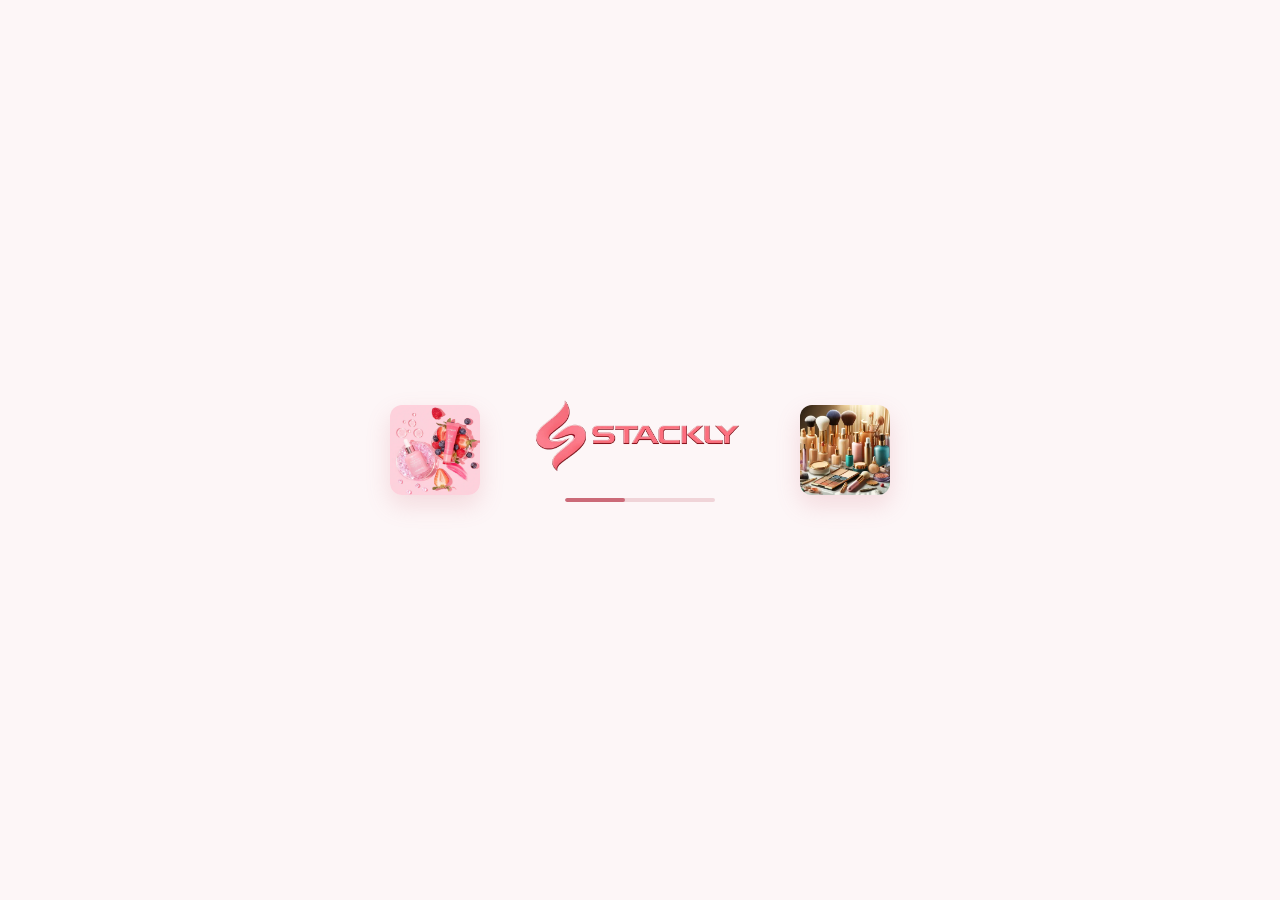
<file: login.html>
<!DOCTYPE html>
<html lang="en">
<head>
    <meta charset="UTF-8">
    <meta name="viewport" content="width=device-width, initial-scale=1.0">
    <title>Login - Beauty Cosmetics</title>
    
    <!-- Google Fonts -->
    <link rel="preconnect" href="https://fonts.googleapis.com">
    <link rel="preconnect" href="https://fonts.gstatic.com" crossorigin>
    <link href="https://fonts.googleapis.com/css2?family=Pinyon+Script&family=Playfair+Display:ital,wght@0,400;0,600;0,700;1,400&family=Poppins:wght@300;400;500;600&display=swap" rel="stylesheet">
    
    <!-- FontAwesome for Icons -->
    <link rel="stylesheet" href="https://cdnjs.cloudflare.com/ajax/libs/font-awesome/6.4.0/css/all.min.css">
    
    <!-- Custom CSS -->
    <link rel="stylesheet" href="css/common.css">
    <link rel="stylesheet" href="css/login.css">
</head>
<body class="auth-body">
    <!-- Preloader -->
        <div id="preloader">
        <div class="preloader-content">
            <img src="assets/product-01.webp" alt="Cosmetics" class="preloader-side-img left-img">
            <div class="preloader-center">
                <img src="assets/logo.webp" alt="Stackly Logo" class="preloader-logo">
                <div class="loader"></div>
            </div>
            <img src="assets/product-02.webp" alt="Cosmetics" class="preloader-side-img right-img">
        </div>
    </div>


    <div class="auth-wrapper">
        <!-- Left Panel -->
        <div class="auth-left">
            <div class="auth-left-content">
                <a href="index.html" class="logo-container" style="text-decoration: none;">
                    <img src="assets/logo.webp" alt="Beauty Cosmetics Logo" style="height: 40px;">
                    <div class="logo-text" style="color: white; margin-left: 10px;">
                        <h1 style="margin: 0; font-size: 24px;">Beauty Cosmetics</h1>
                    </div>
                </a>
                
                <div class="auth-left-text">
                    <h2>Welcome Back to <br><span class="highlight-text">Beauty Cosmetics</span></h2>
                    <p>Access your dashboard to manage upcoming orders, view bookings, and collaborate with our premium beauty experts.</p>
                </div>
                
                <div class="testimonial-card">
                    <div class="stars">
                        <i class="fas fa-star"></i>
                        <i class="fas fa-star"></i>
                        <i class="fas fa-star"></i>
                        <i class="fas fa-star"></i>
                        <i class="fas fa-star"></i>
                    </div>
                    <p>"Managing our beauty routine and appointments was seamless thanks to the Beauty Cosmetics platform."</p>
                    <span>- Sarah J., Top Reviewer</span>
                </div>
            </div>
        </div>

        <!-- Right Panel -->
        <div class="auth-right">
            <div class="auth-right-content">
                <a href="index.html" class="back-home"><i class="fas fa-arrow-left"></i> Back to Home</a>
                
                <div class="auth-header">
                    <h2>Welcome Back</h2>
                    <p>Sign in to access your account</p>
                </div>
                
                <div class="role-toggle">
                    <button class="role-btn active" type="button" onclick="document.querySelectorAll('.role-btn').forEach(b => b.classList.remove('active')); this.classList.add('active');">
                        <i class="far fa-user"></i>
                        <span>Client</span>
                    </button>
                    <button class="role-btn" type="button" onclick="document.querySelectorAll('.role-btn').forEach(b => b.classList.remove('active')); this.classList.add('active');">
                        <i class="fas fa-shield-alt"></i>
                        <span>Admin</span>
                    </button>
                </div>
                
                <form action="404.html" method="POST" class="login-form">
                    <div class="form-group">
                        <label for="email">Email Address</label>
                        <input type="email" id="email" name="email" placeholder="Email Address" required>
                    </div>
                    
                    <div class="form-group">
                        <label for="password">Password</label>
                        <a href="404.html" class="forgot-password">Forgot Password?</a>
                        <div class="password-wrapper">
                            <input type="password" id="password" name="password" placeholder="Password" required>
                            <i class="far fa-eye show-password" onclick="const p = document.getElementById('password'); p.type = p.type === 'password' ? 'text' : 'password';"></i>
                        </div>
                    </div>
                    
                    <label class="remember-me">
                        <input type="checkbox" name="remember"> Remember Me
                    </label>
                    
                    <button type="submit" class="submit-btn" onclick="handleLogin(event)">Login</button>
                </form>
                
                <p class="signup-link">Don't have an account? <a href="register.html">Sign Up</a></p>
            </div>
        </div>
    </div>

    <!-- JS script -->
    <script src="js/script.js"></script>
    <script>
        function handleLogin(e) {
            e.preventDefault();
            const emailInput = document.getElementById('email');
            
            // Only proceed if email is filled (HTML5 validation takes care of empty if required, but just in case)
            if (emailInput.checkValidity()) {
                const roleBtn = document.querySelector('.role-btn.active span');
                const role = roleBtn ? roleBtn.innerText : 'User';
                const email = emailInput.value;
                
                if (email) {
                    let namePart = email.split('@')[0];
                    // Replace dots, underscores, and dashes with spaces
                    namePart = namePart.replace(/[._-]/g, ' ');
                    // Capitalize each word
                    namePart = namePart.replace(/\b\w/g, char => char.toUpperCase());
                    localStorage.setItem('beautyUserName', namePart);
                    localStorage.setItem('beautyUserEmail', email);
                } else {
                    localStorage.setItem('beautyUserName', role === 'Admin' ? 'Admin' : 'Sarah');
                    localStorage.setItem('beautyUserEmail', role === 'Admin' ? 'admin@beautycosmetics.com' : 'sarah.j@example.com');
                }
                
                window.location.href = role === 'Admin' ? 'admindashboard.html' : 'userdashboard.html';
            } else {
                emailInput.reportValidity();
            }
        }
    </script>

    <script>
        // Preloader
        document.addEventListener("DOMContentLoaded", function() {
            setTimeout(function() {
                const preloader = document.getElementById('preloader');
                if (preloader) {
                    preloader.classList.add('hide');
                    setTimeout(() => preloader.remove(), 500);
                }
            }, 2000);
        });
    </script>

</body>
</html>
</file>
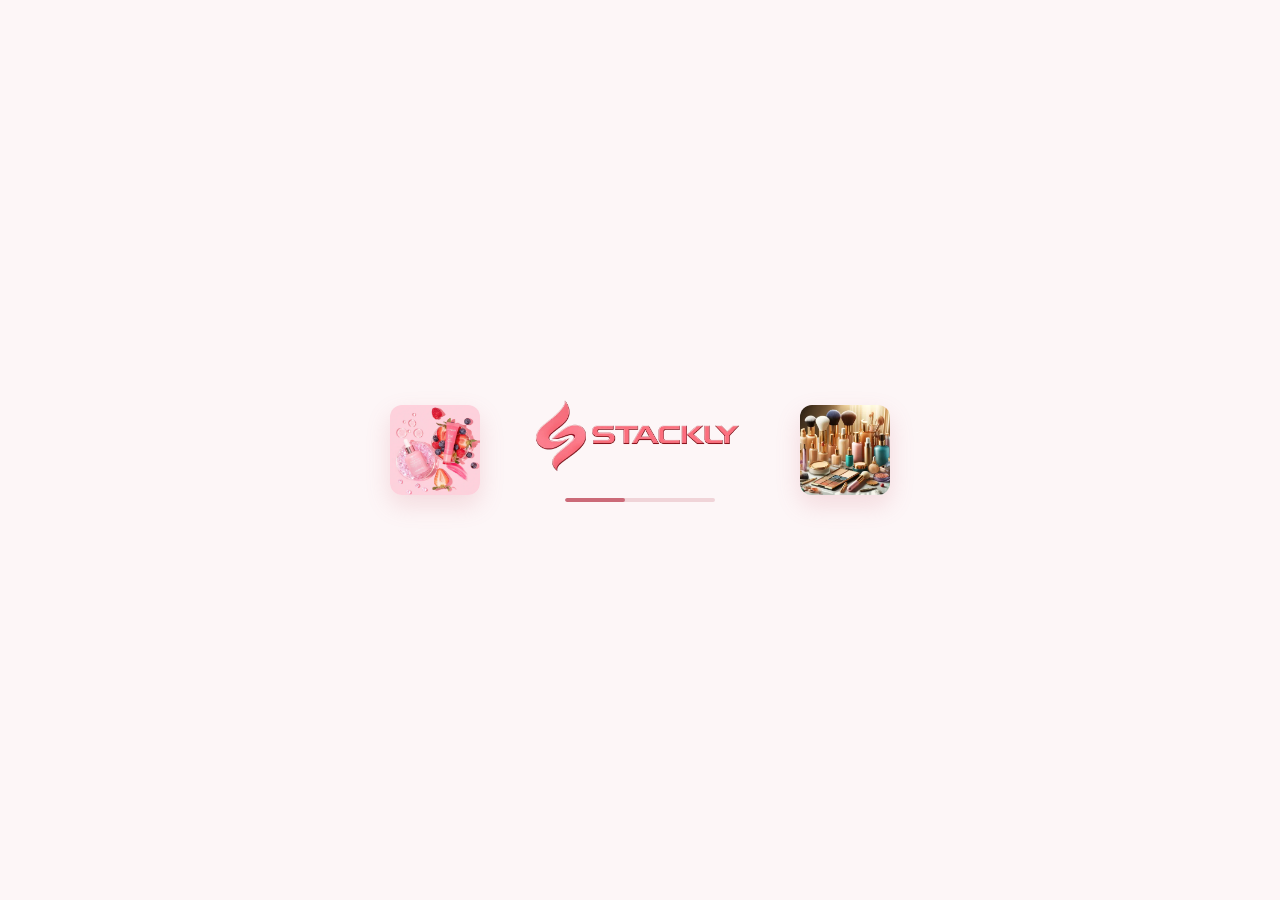
<file: register.html>
<!DOCTYPE html>
<html lang="en">
<head>
    <meta charset="UTF-8">
    <meta name="viewport" content="width=device-width, initial-scale=1.0">
    <title>Sign Up - Beauty Cosmetics</title>
    
    <!-- Google Fonts -->
    <link rel="preconnect" href="https://fonts.googleapis.com">
    <link rel="preconnect" href="https://fonts.gstatic.com" crossorigin>
    <link href="https://fonts.googleapis.com/css2?family=Pinyon+Script&family=Playfair+Display:ital,wght@0,400;0,600;0,700;1,400&family=Poppins:wght@300;400;500;600&display=swap" rel="stylesheet">
    
    <!-- FontAwesome for Icons -->
    <link rel="stylesheet" href="https://cdnjs.cloudflare.com/ajax/libs/font-awesome/6.4.0/css/all.min.css">
    
    <!-- Custom CSS -->
    <link rel="stylesheet" href="css/common.css">
    <link rel="stylesheet" href="css/login.css">
</head>
<body class="auth-body">
    <!-- Preloader -->
        <div id="preloader">
        <div class="preloader-content">
            <img src="assets/product-01.webp" alt="Cosmetics" class="preloader-side-img left-img">
            <div class="preloader-center">
                <img src="assets/logo.webp" alt="Stackly Logo" class="preloader-logo">
                <div class="loader"></div>
            </div>
            <img src="assets/product-02.webp" alt="Cosmetics" class="preloader-side-img right-img">
        </div>
    </div>


    <div class="auth-wrapper">
        <!-- Left Panel -->
        <div class="auth-left">
            <div class="auth-left-content">
                <a href="index.html" class="logo-container" style="text-decoration: none;">
                    <img src="assets/logo.webp" alt="Beauty Cosmetics Logo" style="height: 40px;">
                    <div class="logo-text" style="color: white; margin-left: 10px;">
                        <h1 style="margin: 0; font-size: 24px;">Beauty Cosmetics</h1>
                    </div>
                </a>
                
                <div class="auth-left-text">
                    <h2>Join <br><span class="highlight-text">Beauty Cosmetics</span></h2>
                    <p>Create your account to start discovering premium products, connect with professional beauty consultants, and elevate your glow.</p>
                </div>
                
                <div class="testimonial-card">
                    <div class="stars">
                        <i class="fas fa-star"></i>
                        <i class="fas fa-star"></i>
                        <i class="fas fa-star"></i>
                        <i class="fas fa-star"></i>
                        <i class="fas fa-star"></i>
                    </div>
                    <p>"The Beauty Cosmetics platform made finding my perfect skincare routine incredibly easy and stress-free."</p>
                    <span>- Emma & Michael, Happy Customers</span>
                </div>
            </div>
        </div>

        <!-- Right Panel -->
        <div class="auth-right">
            <div class="auth-right-content">
                <a href="index.html" class="back-home"><i class="fas fa-arrow-left"></i> Back to Home</a>
                
                <div class="auth-header">
                    <h2>Create Account</h2>
                    <p>Join our community of beauty enthusiasts</p>
                </div>
                
                <div class="role-toggle">
                    <button class="role-btn active" type="button" onclick="document.querySelectorAll('.role-btn').forEach(b => b.classList.remove('active')); this.classList.add('active');">
                        <i class="far fa-user"></i>
                        <span>Client</span>
                    </button>
                    <button class="role-btn" type="button" onclick="document.querySelectorAll('.role-btn').forEach(b => b.classList.remove('active')); this.classList.add('active');">
                        <i class="fas fa-star"></i>
                        <span>Admin</span>
                    </button>
                </div>
                
                <form action="login.html" method="GET" class="login-form" onsubmit="handleRegisterSubmit(event)">
                    <div class="form-group">
                        <label for="fullname">Full Name</label>
                        <input type="text" id="fullname" name="fullname" placeholder="Full Name" required>
                    </div>
                    
                    <div class="form-group">
                        <label for="email">Email Address</label>
                        <input type="email" id="email" name="email" placeholder="Email Address" required pattern="[a-zA-Z0-9._%+\\-]+@[a-zA-Z0-9.\\-]+\\.[a-zA-Z]{2,}$" title="Please enter a valid email address with a complete domain (e.g., user@gmail.com)">
                    </div>
                    
                    <div class="form-group">
                        <label for="password">Password</label>
                        <div class="password-wrapper">
                            <input type="password" id="password" name="password" placeholder="Password (Min. 6 characters)" required>
                            <i class="far fa-eye show-password" onclick="const p = document.getElementById('password'); p.type = p.type === 'password' ? 'text' : 'password';"></i>
                        </div>
                    </div>
                    
                    <div class="form-group">
                        <label for="confirm-password">Confirm Password</label>
                        <div class="password-wrapper">
                            <input type="password" id="confirm-password" name="confirm-password" placeholder="Confirm Password" required>
                            <i class="far fa-eye show-password" onclick="const p = document.getElementById('confirm-password'); p.type = p.type === 'password' ? 'text' : 'password';"></i>
                        </div>
                    </div>
                    
                    <label class="terms-checkbox">
                        <input type="checkbox" name="terms" required> 
                        <span>I agree to the <a href="404.html">Terms & Conditions</a> and <a href="404.html">Privacy Policy</a></span>
                    </label>
                    
                    <button type="submit" class="submit-btn">Create Account</button>
                </form>
                
                <p class="signup-link">Already have an account? <a href="login.html">Sign In</a></p>
            </div>
        </div>
    </div>

    <!-- JS script -->
    <script src="js/script.js"></script>

    <script>
        function handleRegisterSubmit(event) {
            event.preventDefault(); // Prevent instant redirect
            
            const form = event.target;
            if (form.checkValidity()) {
                const toast = document.createElement('div');
                toast.className = 'toast-notification';
                toast.innerHTML = '<i class="fas fa-check-circle"></i> Account created successfully!';
                document.body.appendChild(toast);
                
                setTimeout(() => {
                    toast.classList.add('show');
                }, 10);
                
                setTimeout(() => {
                    form.submit();
                }, 2000);
            }
        }
    </script>

    <script>
        // Preloader
        document.addEventListener("DOMContentLoaded", function() {
            setTimeout(function() {
                const preloader = document.getElementById('preloader');
                if (preloader) {
                    preloader.classList.add('hide');
                    setTimeout(() => preloader.remove(), 500);
                }
            }, 2000);
        });
    </script>

</body>
</html>
</file>
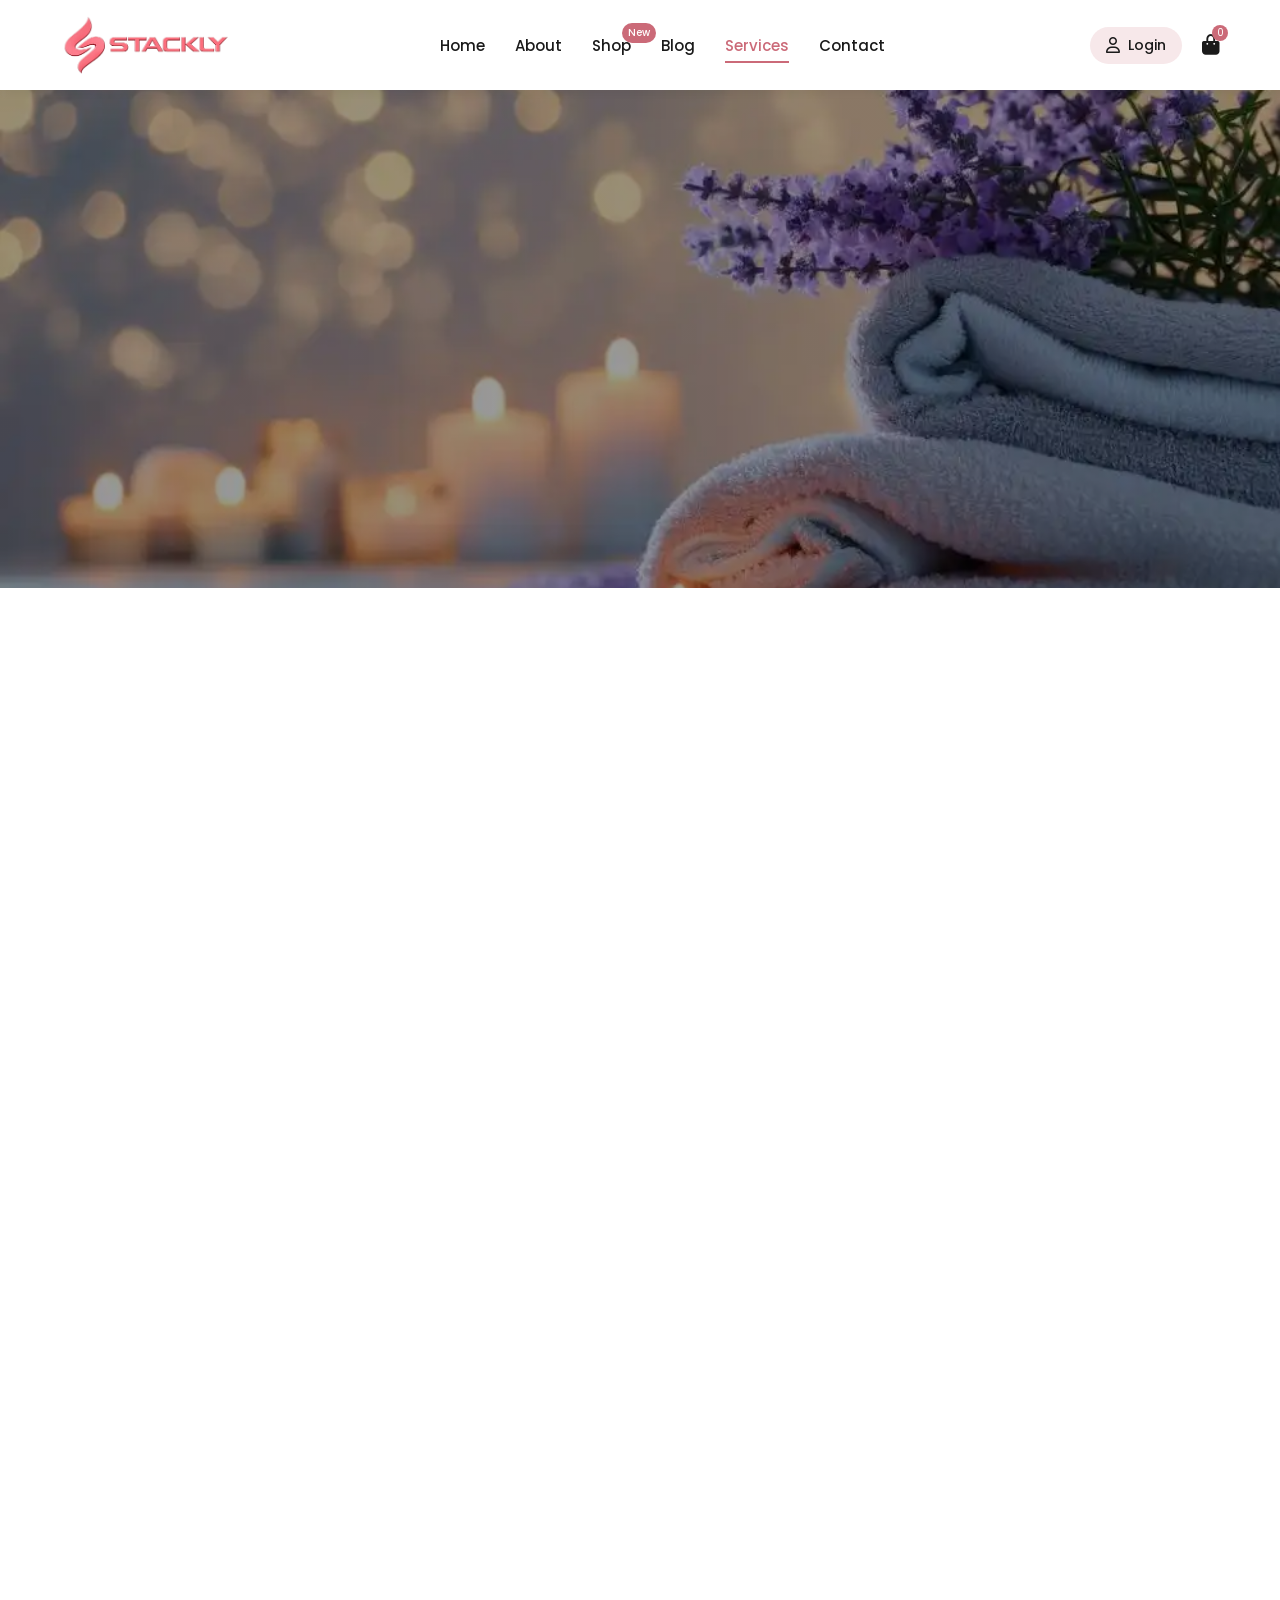
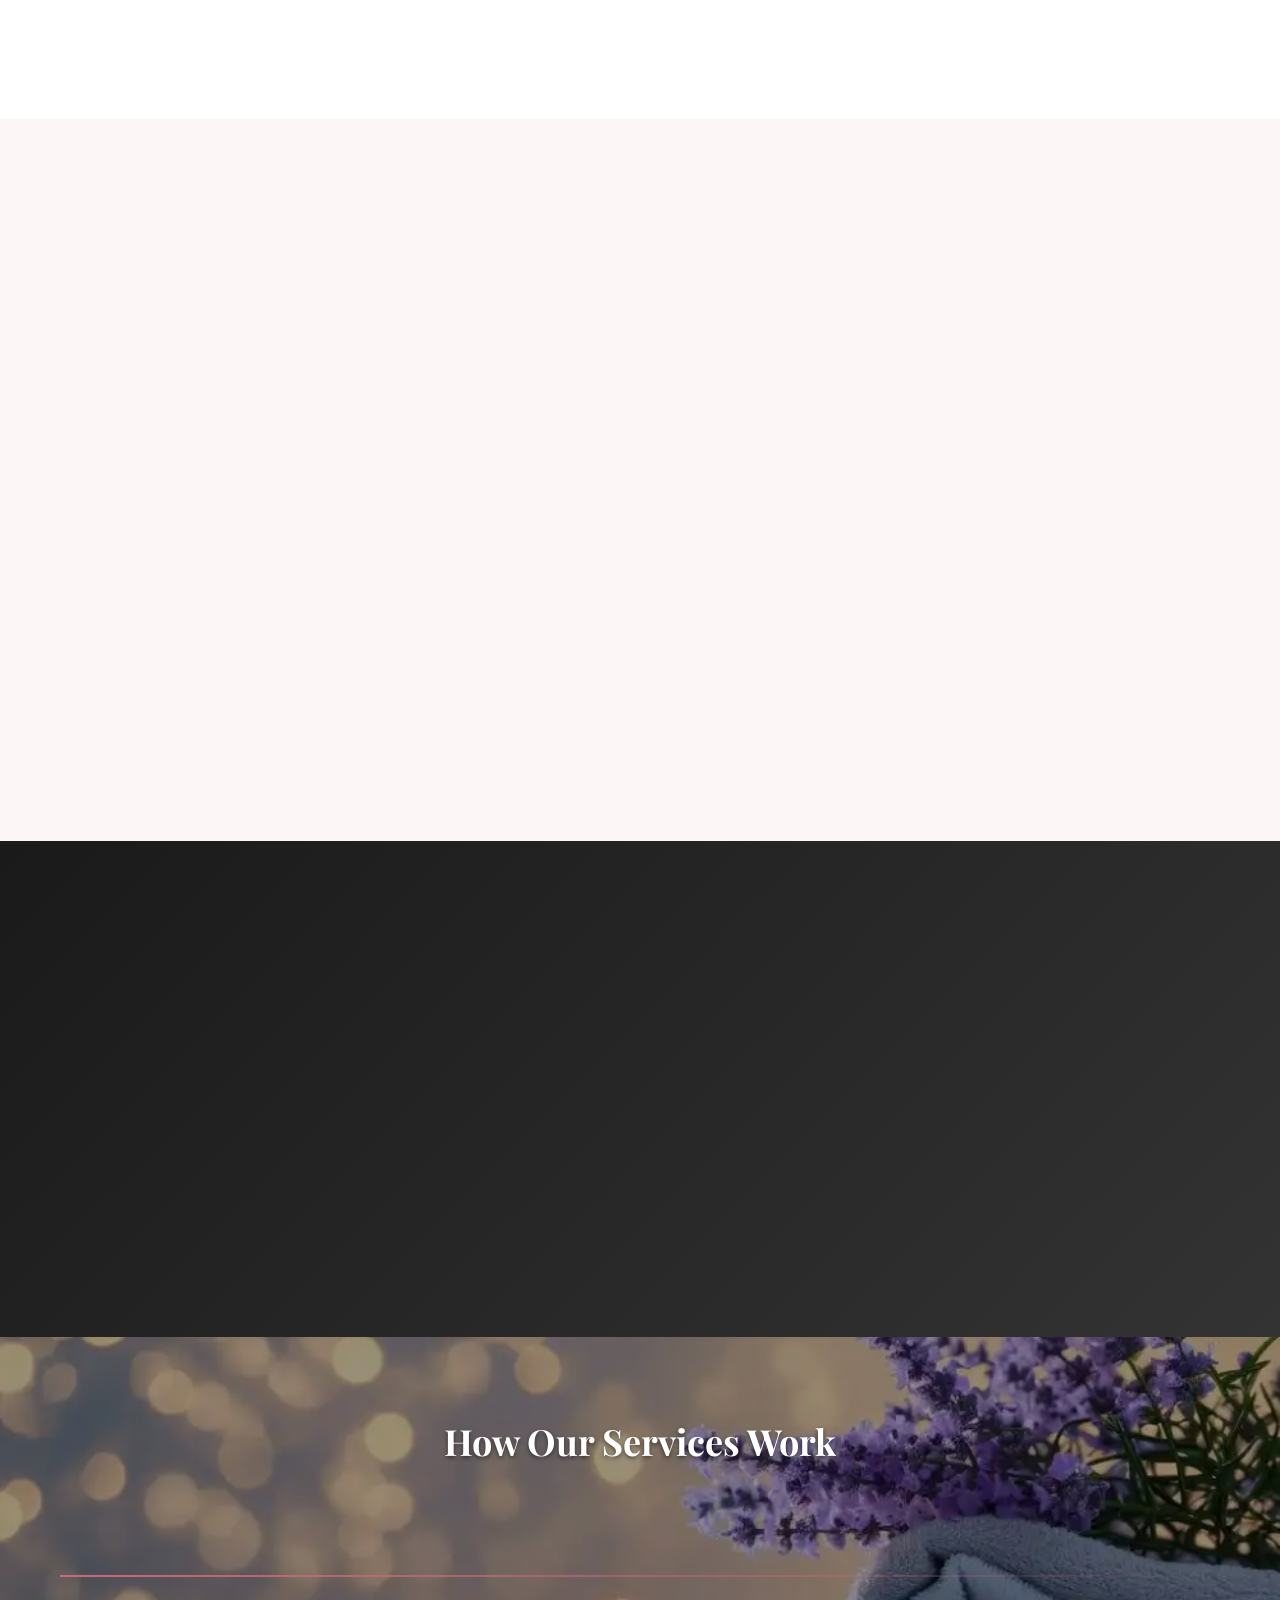
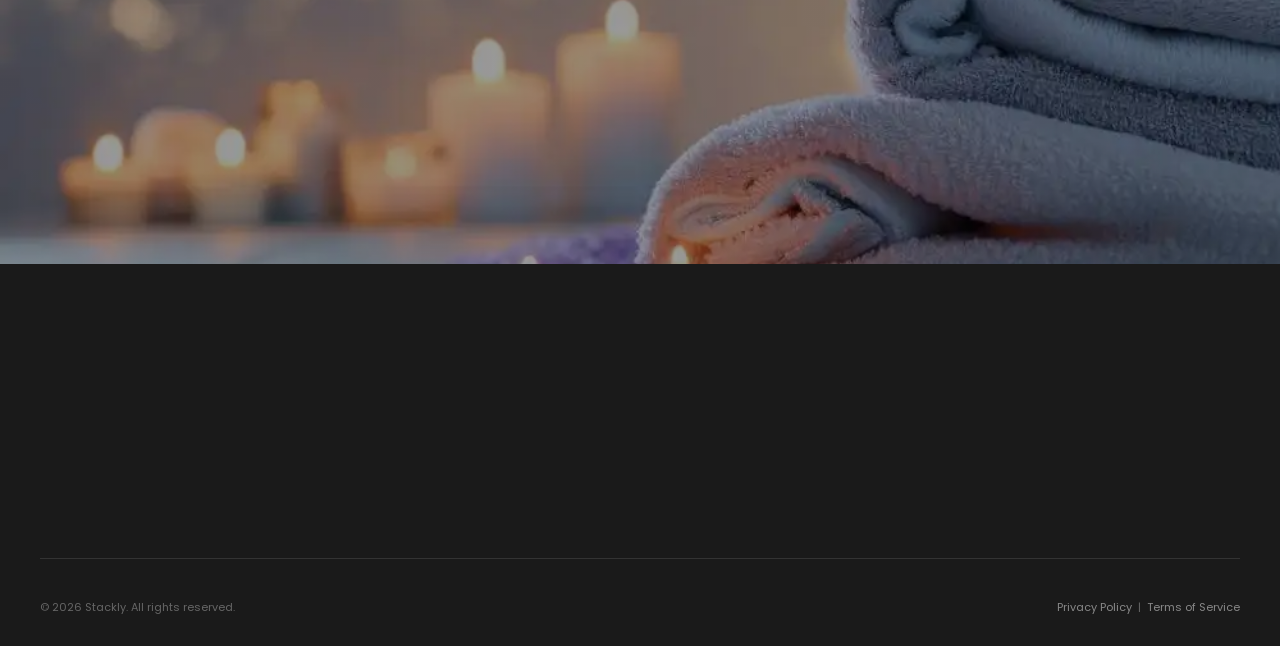
<file: services.html>
<!DOCTYPE html>
<html lang="en">
<head>
    <meta charset="UTF-8">
    <meta name="viewport" content="width=device-width, initial-scale=1.0">
    <title>Services - Stackly</title>
    <meta name="description" content="Explore our premium beauty and cosmetics services at Stackly.">
    
    <!-- Google Fonts -->
    <link rel="preconnect" href="https://fonts.googleapis.com">
    <link rel="preconnect" href="https://fonts.gstatic.com" crossorigin>
    <link href="https://fonts.googleapis.com/css2?family=Pinyon+Script&family=Playfair+Display:ital,wght@0,400;0,600;0,700;1,400&family=Poppins:wght@300;400;500;600&display=swap" rel="stylesheet">
    
    <!-- FontAwesome for Icons -->
    <link rel="stylesheet" href="https://cdnjs.cloudflare.com/ajax/libs/font-awesome/6.4.0/css/all.min.css">
    
    <!-- Custom CSS -->
    <link rel="stylesheet" href="css/common.css">
    <link rel="stylesheet" href="css/services.css">
</head>
<body>
    <!-- Preloader -->
        <div id="preloader">
        <div class="preloader-content">
            <img src="assets/product-01.webp" alt="Cosmetics" class="preloader-side-img left-img">
            <div class="preloader-center">
                <img src="assets/logo.webp" alt="Stackly Logo" class="preloader-logo">
                <div class="loader"></div>
            </div>
            <img src="assets/product-02.webp" alt="Cosmetics" class="preloader-side-img right-img">
        </div>
    </div>


    <!-- Header Navigation -->
    <header>
        <div class="container">
            <a href="index.html" class="logo-container">
                <img src="assets/logo.webp" alt="Stackly Logo">
            </a>
            
            <nav>
                <ul>
                    <li><a href="index.html">Home</a></li>
                    <li><a href="about.html">About</a></li>
                    <li>
                        <a href="shop.html">Shop</a>
                        <span class="badge">New</span>
                    </li>
                    <li><a href="blog.html">Blog</a></li>
                    <li><a href="services.html" class="active">Services</a></li>
                    <li><a href="contact.html">Contact</a></li>
                <li class="mobile-only"><a href="login.html" class="login-btn"><i class="fa-regular fa-user"></i> Login</a></li>
                </ul>
            </nav>
            
            <div class="header-actions">
                <a href="login.html" class="login-btn">
                    <i class="fa-regular fa-user"></i>
                    Login
                </a>
                <a href="cart.html" class="cart-btn">
                    <i class="fa-solid fa-bag-shopping"></i>
                    <span class="cart-badge">0</span>
                </a>
            </div>
            <div class="mobile-menu-btn">
                <i class="fas fa-bars"></i>
            </div>

        </div>
    </header>

    <!-- Main Content Area -->
    <main>
        <!-- Services Hero Section -->
        <section class="services-hero">
            <div class="container">
                <div class="services-hero-content">
                    <h1>Our Beauty Services</h1>
                    <p>Personalized beauty solutions tailored to your unique needs and preferences.</p>
                </div>
            </div>
        </section>

        <!-- Services Grid Section -->
        <section class="services-grid">
            <div class="container">
                <div class="service-card">
                    <div class="service-icon">
                        <i class="fas fa-spa"></i>
                    </div>
                    <h3>Virtual Beauty Consultation</h3>
                    <p>Get personalized skincare and makeup advice from our certified beauty experts through video consultation. Discover products perfectly suited to your skin type, concerns, and preferences.</p>
                    <a href="contact.html" class="service-btn">Book Consultation</a>
                </div>

                <div class="service-card">
                    <div class="service-icon">
                        <i class="fas fa-paintbrush"></i>
                    </div>
                    <h3>Professional Makeup Artistry</h3>
                    <p>From everyday natural looks to glamorous party makeup, our makeup artists create stunning looks for all occasions. Available for events, photoshoots, and personal styling sessions.</p>
                    <a href="contact.html" class="service-btn">Hire Makeup Artist</a>
                </div>

                <div class="service-card">
                    <div class="service-icon">
                        <i class="fas fa-mortar-pestle"></i>
                    </div>
                    <h3>Skincare Treatment Plans</h3>
                    <p>Customized multi-step skincare routines designed by dermatologists to address acne, aging, hyperpigmentation, and other concerns. Includes product selection and usage guidance.</p>
                    <a href="contact.html" class="service-btn">Get Your Plan</a>
                </div>

                <div class="service-card">
                    <div class="service-icon">
                        <i class="fas fa-heart"></i>
                    </div>
                    <h3>Wellness & Beauty Packages</h3>
                    <p>Exclusive monthly beauty boxes curated by experts featuring new launches, bestsellers, and limited-edition products tailored to your preferences and skin profile.</p>
                    <a href="shop.html" class="service-btn">Subscribe Now</a>
                </div>

                <div class="service-card">
                    <div class="service-icon">
                        <i class="fas fa-ring"></i>
                    </div>
                    <h3>Event Beauty Services</h3>
                    <p>Complete beauty packages for weddings, parties, and special events. Includes professional makeup, skincare prep, and on-site touch-ups for groups.</p>
                    <a href="contact.html" class="service-btn">Plan Your Event</a>
                </div>

                <div class="service-card">
                    <div class="service-icon">
                        <i class="fas fa-flask-vial"></i>
                    </div>
                    <h3>Custom Product Creation</h3>
                    <p>Create your own personalized beauty products including custom foundation shades, lipstick colors, and skincare serums based on your specific requirements.</p>
                    <a href="contact.html" class="service-btn">Create Custom Products</a>
                </div>
            </div>
        </section>

        <!-- Beauty Masterclasses Section -->
        <section class="masterclass-section">
            <div class="container">
                <div class="masterclass-content">
                    <div class="masterclass-text">
                        <h2>Expert Beauty Masterclasses</h2>
                        <p>Join our exclusive masterclasses hosted by industry-leading makeup artists and skincare experts. Learn the latest techniques, trends, and secrets to achieving professional results at home.</p>
                        <ul>
                            <li><i class="fas fa-check-circle"></i> Everyday Natural Glam</li>
                            <li><i class="fas fa-check-circle"></i> Advanced Skincare Routines</li>
                            <li><i class="fas fa-check-circle"></i> Bridal & Special Occasion</li>
                        </ul>
                        <a href="contact.html" class="service-btn">View Schedule</a>
                    </div>
                    <div class="masterclass-image">
                        <img src="assets/ai4.webp" alt="Beauty Masterclass">
                    </div>
                </div>
            </div>
        </section>

        <!-- VIP Membership Section -->
        <section class="vip-membership">
            <div class="container">
                <div class="vip-content">
                    <h2>Stackly VIP Elite</h2>
                    <p>Elevate your beauty journey with our exclusive membership program. Enjoy priority bookings, complimentary touch-ups, and members-only events.</p>
                    <div class="vip-perks">
                        <div class="perk-item">
                            <i class="fas fa-gift"></i>
                            <span>Monthly Beauty Box</span>
                        </div>
                        <div class="perk-item">
                            <i class="fas fa-tags"></i>
                            <span>15% Off All Services</span>
                        </div>
                        <div class="perk-item">
                            <i class="fas fa-calendar-check"></i>
                            <span>Priority Booking</span>
                        </div>
                    </div>
                    <a href="contact.html" class="vip-btn">Join the Elite Club</a>
                </div>
            </div>
        </section>

        <!-- Service Process Section -->
        <section class="service-process">
            <div class="container">
                <h2>How Our Services Work</h2>
                <div class="process-steps">
                    <div class="process-step">
                        <div class="step-number">01</div>
                        <h3>Assessment</h3>
                        <p>We analyze your skin type, concerns, preferences, and lifestyle needs through consultation.</p>
                    </div>
                    <div class="process-step">
                        <div class="step-number">02</div>
                        <h3>Recommendation</h3>
                        <p>Our experts provide tailored product suggestions and service recommendations based on your assessment.</p>
                    </div>
                    <div class="process-step">
                        <div class="step-number">03</div>
                        <h3>Implementation</h3>
                        <p>You receive detailed guidance on product usage and begin your personalized beauty journey.</p>
                    </div>
                    <div class="process-step">
                        <div class="step-number">04</div>
                        <h3>Follow-up</h3>
                        <p>We provide ongoing support, track your progress, and adjust recommendations as needed.</p>
                    </div>
                </div>
            </div>
        </section>
    </main>

    <!-- Footer -->
    <footer>
        <div class="container">
            <!-- About Section -->
            <div class="footer-about">
                <div class="footer-about-logo">
                    <img src="assets/logo.webp" alt="Stackly Logo">
                </div>
                <p>Discover your natural glow with our premium collection of cosmetics and skincare products, designed for every beauty.</p>
                <div class="footer-socials">
                    <a href="404.html" title="Facebook"><i class="fab fa-facebook-f"></i></a>
                    <a href="404.html" title="Twitter"><i class="fab fa-twitter"></i></a>
                    <a href="404.html" title="Instagram"><i class="fab fa-instagram"></i></a>
                    <a href="404.html" title="LinkedIn"><i class="fab fa-linkedin-in"></i></a>
                    <a href="404.html" title="Pinterest"><i class="fab fa-pinterest-p"></i></a>
                </div>
            </div>

            <!-- Quick Links Section -->
            <div class="footer-section">
                <h4>Quick Links</h4>
                <ul>
                    <li><a href="about.html">About Us</a></li>
                    <li><a href="shop.html">Shop Collection</a></li>
                    <li><a href="services.html">Services</a></li>
                    <li><a href="blog.html">Blog</a></li>
                    <li><a href="contact.html">Contact</a></li>
                </ul>
            </div>

            <!-- Categories Section -->
            <div class="footer-section">
                <h4>Categories</h4>
                <ul>
                    <li><a href="shop.html">Skincare</a></li>
                    <li><a href="shop.html">Makeup</a></li>
                    <li><a href="shop.html">Fragrance</a></li>
                    <li><a href="shop.html">Bath & Body</a></li>
                    <li><a href="shop.html">Gift Sets</a></li>
                </ul>
            </div>

            <!-- Get in Touch Section -->
            <div class="footer-contact">
                <h4>Get in Touch</h4>
                <div class="footer-contact-item">
                    <i class="fas fa-map-marker-alt"></i>
                    <span>Salem, Tamil Nadu</span>
                </div>
                <div class="footer-contact-item">
                    <i class="fas fa-phone"></i>
                    <span>+91 2345678901</span>
                </div>
                <div class="footer-contact-item">
                    <i class="fas fa-envelope"></i>
                    <span>info@stackly.com</span>
                </div>
            </div>
        </div>

        <!-- Copyright -->
        <div class="container">
            <div class="footer-copyright">
                <span>&copy; 2026 Stackly. All rights reserved.</span>
                <div>
                    <a href="404.html">Privacy Policy</a> &nbsp;|&nbsp; <a href="404.html">Terms of Service</a>
                </div>
            </div>
        </div>
    </footer>

    <!-- JS script -->
    <script src="js/cart.js"></script>
    <script src="js/script.js"></script>

    <script>
        // Preloader
        document.addEventListener("DOMContentLoaded", function() {
            setTimeout(function() {
                const preloader = document.getElementById('preloader');
                if (preloader) {
                    preloader.classList.add('hide');
                    setTimeout(() => preloader.remove(), 500);
                }
            }, 2000);
        });
    </script>

</body>
</html>
</file>
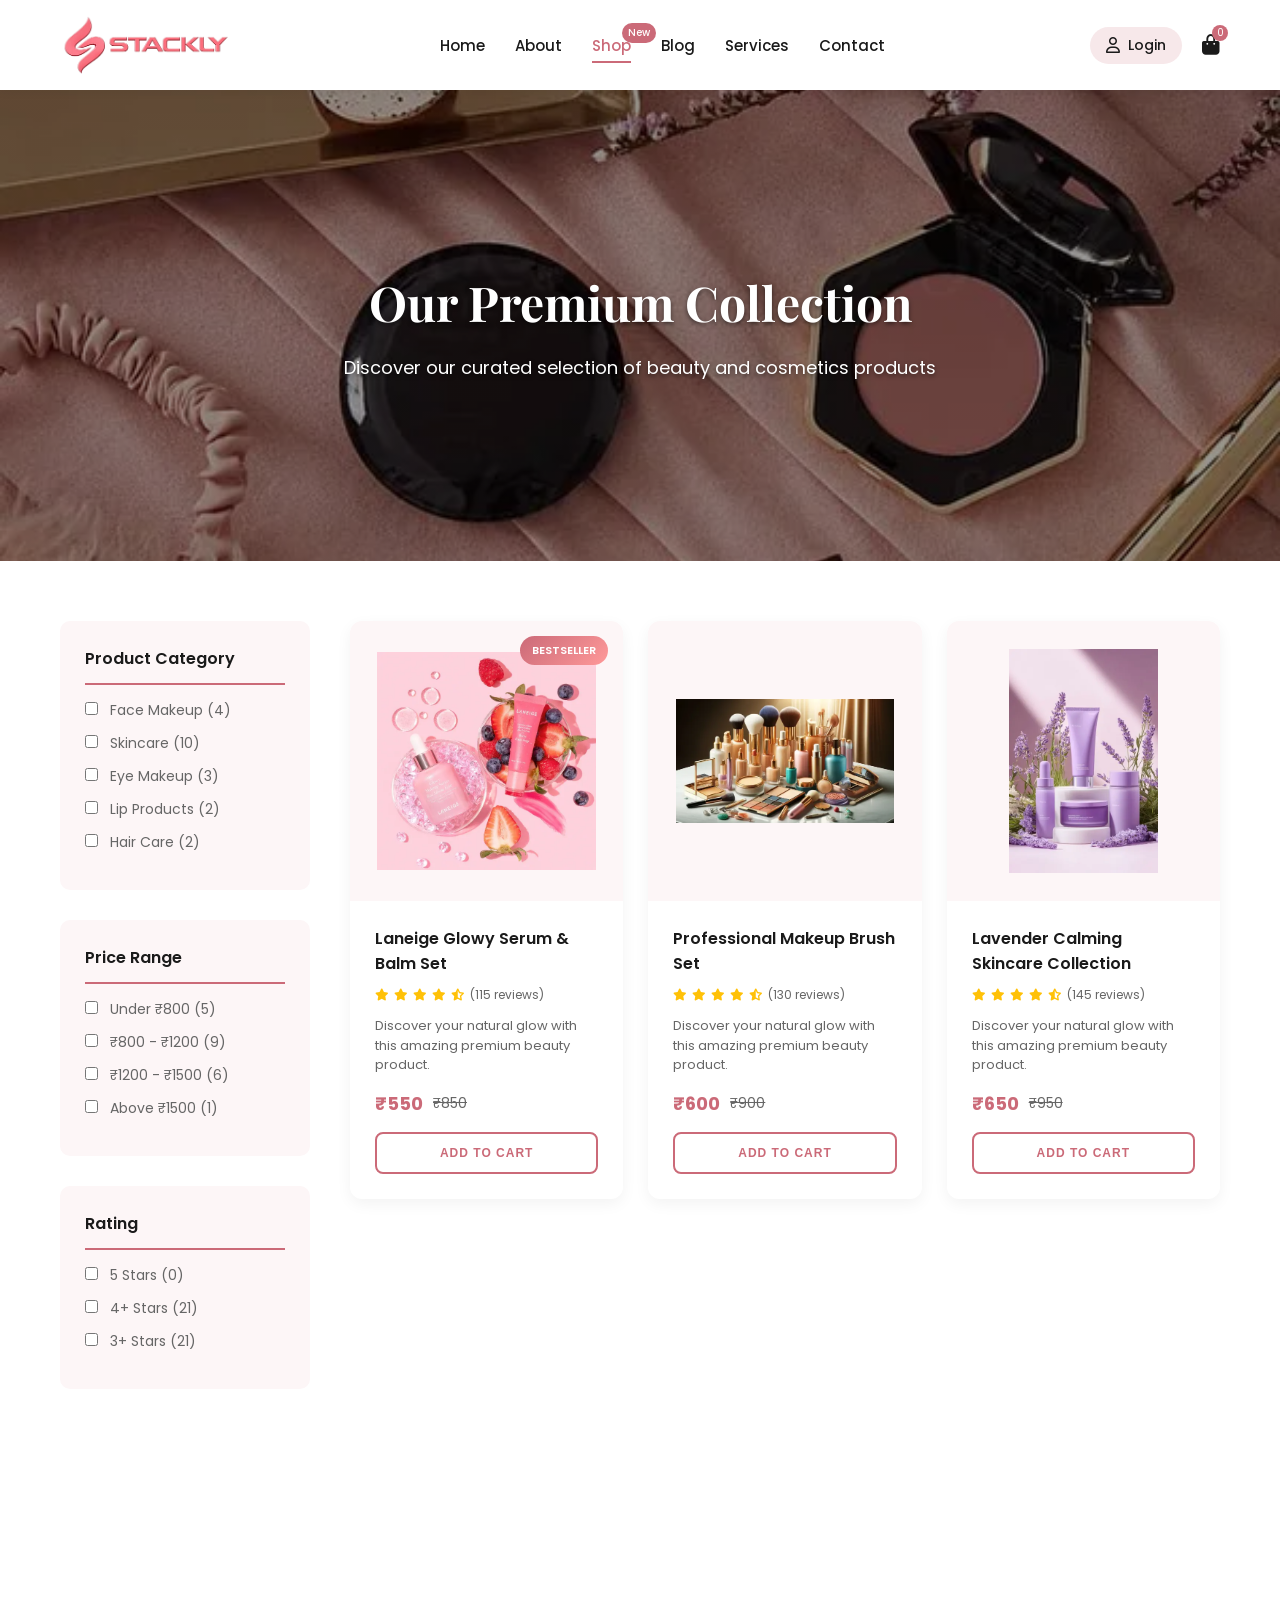
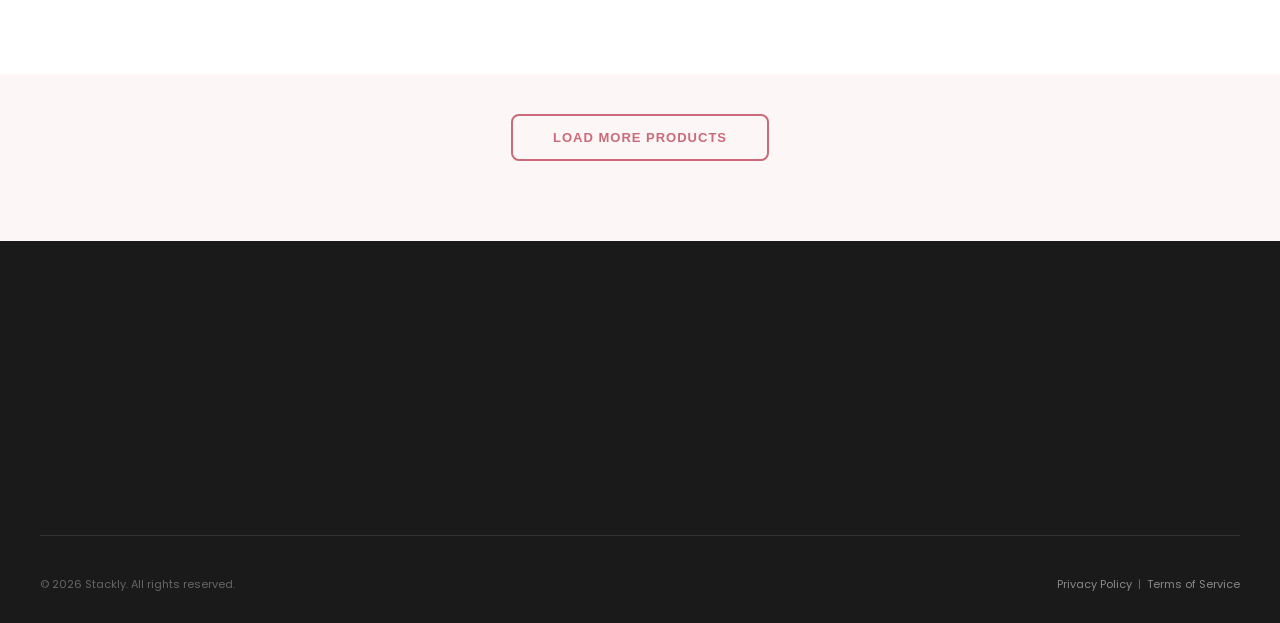
<file: shop.html>
<!DOCTYPE html>
<html lang="en">
<head>
    <meta charset="UTF-8">
    <meta name="viewport" content="width=device-width, initial-scale=1.0">
    <title>Shop - Stackly</title>
    <meta name="description" content="Browse our collection of premium beauty and cosmetics products at Stackly.">
    
    <!-- Google Fonts -->
    <link rel="preconnect" href="https://fonts.googleapis.com">
    <link rel="preconnect" href="https://fonts.gstatic.com" crossorigin>
    <link href="https://fonts.googleapis.com/css2?family=Pinyon+Script&family=Playfair+Display:ital,wght@0,400;0,600;0,700;1,400&family=Poppins:wght@300;400;500;600&display=swap" rel="stylesheet">
    
    <!-- FontAwesome for Icons -->
    <link rel="stylesheet" href="https://cdnjs.cloudflare.com/ajax/libs/font-awesome/6.4.0/css/all.min.css">
    
    <!-- Custom CSS -->
    <link rel="stylesheet" href="css/common.css">
    <link rel="stylesheet" href="css/shop.css">
</head>
<body>
    <!-- Preloader -->
        <div id="preloader">
        <div class="preloader-content">
            <img src="assets/product-01.webp" alt="Cosmetics" class="preloader-side-img left-img">
            <div class="preloader-center">
                <img src="assets/logo.webp" alt="Stackly Logo" class="preloader-logo">
                <div class="loader"></div>
            </div>
            <img src="assets/product-02.webp" alt="Cosmetics" class="preloader-side-img right-img">
        </div>
    </div>


    <!-- Header Navigation -->
    <header>
        <div class="container">
            <a href="index.html" class="logo-container">
                <img src="assets/logo.webp" alt="Stackly Logo">
            </a>
            
            <nav>
                <ul>
                    <li><a href="index.html">Home</a></li>
                    <li><a href="about.html">About</a></li>
                    <li>
                        <a href="shop.html" class="active">Shop</a>
                        <span class="badge">New</span>
                    </li>
                    <li><a href="blog.html">Blog</a></li>
                    <li><a href="services.html">Services</a></li>
                    <li><a href="contact.html">Contact</a></li>
                <li class="mobile-only"><a href="login.html" class="login-btn"><i class="fa-regular fa-user"></i> Login</a></li>
                </ul>
            </nav>
            
            <div class="header-actions">
                <a href="login.html" class="login-btn">
                    <i class="fa-regular fa-user"></i>
                    Login
                </a>
                <a href="cart.html" class="cart-btn">
                    <i class="fa-solid fa-bag-shopping"></i>
                    <span class="cart-badge">0</span>
                </a>
            </div>
            <div class="mobile-menu-btn">
                <i class="fas fa-bars"></i>
            </div>

        </div>
    </header>

    <!-- Main Content Area -->
    <main>
        <!-- Shop Hero Section -->
        <section class="shop-hero">
            <div class="container">
                <div class="shop-hero-content">
                    <h1>Our Premium Collection</h1>
                    <p>Discover our curated selection of beauty and cosmetics products</p>
                </div>
            </div>
        </section>

        <!-- Filters Section -->
        <section class="shop-filters">
            <div class="container">
                <div class="filters-wrapper">
                    <div class="filter-group" data-filter-group="category">
                        <h4>Product Category</h4>
                        <label><input type="checkbox" value="face-makeup"> Face Makeup (4)</label>
                        <label><input type="checkbox" value="skincare"> Skincare (10)</label>
                        <label><input type="checkbox" value="eye-makeup"> Eye Makeup (3)</label>
                        <label><input type="checkbox" value="lip-products"> Lip Products (2)</label>
                        <label><input type="checkbox" value="hair-care"> Hair Care (2)</label>
                    </div>
                    <div class="filter-group" data-filter-group="price">
                        <h4>Price Range</h4>
                        <label><input type="checkbox" value="under-800"> Under ₹800 (5)</label>
                        <label><input type="checkbox" value="800-1200"> ₹800 - ₹1200 (9)</label>
                        <label><input type="checkbox" value="1200-1500"> ₹1200 - ₹1500 (6)</label>
                        <label><input type="checkbox" value="above-1500"> Above ₹1500 (1)</label>
                    </div>
                    <div class="filter-group" data-filter-group="rating">
                        <h4>Rating</h4>
                        <label><input type="checkbox" value="5"> 5 Stars (0)</label>
                        <label><input type="checkbox" value="4"> 4+ Stars (21)</label>
                        <label><input type="checkbox" value="3"> 3+ Stars (21)</label>
                    </div>
                </div>

                <!-- Products Grid -->
                <div class="products-grid">
                                        <div class="product-card">
                        <div class="product-image">
                            <img src="assets/product-01.webp" alt="Laneige Glowy Serum & Balm Set">
                            <span class="product-badge">Bestseller</span>
                        </div>
                        <div class="product-info">
                            <h3>Laneige Glowy Serum & Balm Set</h3>
                            <div class="product-rating">
                                <i class="fas fa-star"></i>
                                <i class="fas fa-star"></i>
                                <i class="fas fa-star"></i>
                                <i class="fas fa-star"></i>
                                <i class="fas fa-star-half-alt"></i>
                                <span>(115 reviews)</span>
                            </div>
                            <p>Discover your natural glow with this amazing premium beauty product.</p>
                            <div class="product-price">
                                <span class="price">₹550</span>
                                <span class="original-price">₹850</span>
                            </div>
                            <button class="add-to-cart-btn">Add to Cart</button>
                        </div>
                    </div>
                    <div class="product-card">
                        <div class="product-image">
                            <img src="assets/product-02.webp" alt="Professional Makeup Brush Set">
                        </div>
                        <div class="product-info">
                            <h3>Professional Makeup Brush Set</h3>
                            <div class="product-rating">
                                <i class="fas fa-star"></i>
                                <i class="fas fa-star"></i>
                                <i class="fas fa-star"></i>
                                <i class="fas fa-star"></i>
                                <i class="fas fa-star-half-alt"></i>
                                <span>(130 reviews)</span>
                            </div>
                            <p>Discover your natural glow with this amazing premium beauty product.</p>
                            <div class="product-price">
                                <span class="price">₹600</span>
                                <span class="original-price">₹900</span>
                            </div>
                            <button class="add-to-cart-btn">Add to Cart</button>
                        </div>
                    </div>
                    <div class="product-card">
                        <div class="product-image">
                            <img src="assets/product-03.webp" alt="Lavender Calming Skincare Collection">
                        </div>
                        <div class="product-info">
                            <h3>Lavender Calming Skincare Collection</h3>
                            <div class="product-rating">
                                <i class="fas fa-star"></i>
                                <i class="fas fa-star"></i>
                                <i class="fas fa-star"></i>
                                <i class="fas fa-star"></i>
                                <i class="fas fa-star-half-alt"></i>
                                <span>(145 reviews)</span>
                            </div>
                            <p>Discover your natural glow with this amazing premium beauty product.</p>
                            <div class="product-price">
                                <span class="price">₹650</span>
                                <span class="original-price">₹950</span>
                            </div>
                            <button class="add-to-cart-btn">Add to Cart</button>
                        </div>
                    </div>
                    <div class="product-card">
                        <div class="product-image">
                            <img src="assets/product-04.webp" alt="Botanical White & Gold Skincare Set">
                        </div>
                        <div class="product-info">
                            <h3>Botanical White & Gold Skincare Set</h3>
                            <div class="product-rating">
                                <i class="fas fa-star"></i>
                                <i class="fas fa-star"></i>
                                <i class="fas fa-star"></i>
                                <i class="fas fa-star"></i>
                                <i class="fas fa-star-half-alt"></i>
                                <span>(160 reviews)</span>
                            </div>
                            <p>Discover your natural glow with this amazing premium beauty product.</p>
                            <div class="product-price">
                                <span class="price">₹700</span>
                                <span class="original-price">₹1000</span>
                            </div>
                            <button class="add-to-cart-btn">Add to Cart</button>
                        </div>
                    </div>
                    <div class="product-card">
                        <div class="product-image">
                            <img src="assets/product-05.webp" alt="Laneige Glowy Makeup Serum Duo">
                            <span class="product-badge">Hot</span>
                        </div>
                        <div class="product-info">
                            <h3>Laneige Glowy Makeup Serum Duo</h3>
                            <div class="product-rating">
                                <i class="fas fa-star"></i>
                                <i class="fas fa-star"></i>
                                <i class="fas fa-star"></i>
                                <i class="fas fa-star"></i>
                                <i class="fas fa-star-half-alt"></i>
                                <span>(175 reviews)</span>
                            </div>
                            <p>Discover your natural glow with this amazing premium beauty product.</p>
                            <div class="product-price">
                                <span class="price">₹750</span>
                                <span class="original-price">₹1050</span>
                            </div>
                            <button class="add-to-cart-btn">Add to Cart</button>
                        </div>
                    </div>
                    <div class="product-card">
                        <div class="product-image">
                            <img src="assets/product-06.webp" alt="Monat Complete Skincare Routine">
                        </div>
                        <div class="product-info">
                            <h3>Monat Complete Skincare Routine</h3>
                            <div class="product-rating">
                                <i class="fas fa-star"></i>
                                <i class="fas fa-star"></i>
                                <i class="fas fa-star"></i>
                                <i class="fas fa-star"></i>
                                <i class="fas fa-star-half-alt"></i>
                                <span>(190 reviews)</span>
                            </div>
                            <p>Discover your natural glow with this amazing premium beauty product.</p>
                            <div class="product-price">
                                <span class="price">₹800</span>
                                <span class="original-price">₹1100</span>
                            </div>
                            <button class="add-to-cart-btn">Add to Cart</button>
                        </div>
                    </div>
                    <div class="product-card">
                        <div class="product-image">
                            <img src="assets/product-07.webp" alt="Botanical Skincare Essentials">
                        </div>
                        <div class="product-info">
                            <h3>Botanical Skincare Essentials</h3>
                            <div class="product-rating">
                                <i class="fas fa-star"></i>
                                <i class="fas fa-star"></i>
                                <i class="fas fa-star"></i>
                                <i class="fas fa-star"></i>
                                <i class="fas fa-star-half-alt"></i>
                                <span>(205 reviews)</span>
                            </div>
                            <p>Discover your natural glow with this amazing premium beauty product.</p>
                            <div class="product-price">
                                <span class="price">₹850</span>
                                <span class="original-price">₹1150</span>
                            </div>
                            <button class="add-to-cart-btn">Add to Cart</button>
                        </div>
                    </div>
                    <div class="product-card">
                        <div class="product-image">
                            <img src="assets/product-08.webp" alt="Hydrating Aqua Skincare Bundle">
                        </div>
                        <div class="product-info">
                            <h3>Hydrating Aqua Skincare Bundle</h3>
                            <div class="product-rating">
                                <i class="fas fa-star"></i>
                                <i class="fas fa-star"></i>
                                <i class="fas fa-star"></i>
                                <i class="fas fa-star"></i>
                                <i class="fas fa-star-half-alt"></i>
                                <span>(220 reviews)</span>
                            </div>
                            <p>Discover your natural glow with this amazing premium beauty product.</p>
                            <div class="product-price">
                                <span class="price">₹900</span>
                                <span class="original-price">₹1200</span>
                            </div>
                            <button class="add-to-cart-btn">Add to Cart</button>
                        </div>
                    </div>
                    <div class="product-card">
                        <div class="product-image">
                            <img src="assets/product-09.webp" alt="Aqua Marine Hydration Set">
                        </div>
                        <div class="product-info">
                            <h3>Aqua Marine Hydration cream Set</h3>
                            <div class="product-rating">
                                <i class="fas fa-star"></i>
                                <i class="fas fa-star"></i>
                                <i class="fas fa-star"></i>
                                <i class="fas fa-star"></i>
                                <i class="fas fa-star-half-alt"></i>
                                <span>(235 reviews)</span>
                            </div>
                            <p>Discover your natural glow with this amazing premium beauty product.</p>
                            <div class="product-price">
                                <span class="price">₹950</span>
                                <span class="original-price">₹1250</span>
                            </div>
                            <button class="add-to-cart-btn">Add to Cart</button>
                        </div>
                    </div>
                    <div class="product-card">
                        <div class="product-image">
                            <img src="assets/product-10.webp" alt="Luxury Makeup Palette Collection">
                            <span class="product-badge">New</span>
                        </div>
                        <div class="product-info">
                            <h3>Luxury Makeup Palette Collection</h3>
                            <div class="product-rating">
                                <i class="fas fa-star"></i>
                                <i class="fas fa-star"></i>
                                <i class="fas fa-star"></i>
                                <i class="fas fa-star"></i>
                                <i class="fas fa-star-half-alt"></i>
                                <span>(250 reviews)</span>
                            </div>
                            <p>Discover your natural glow with this amazing premium beauty product.</p>
                            <div class="product-price">
                                <span class="price">₹1000</span>
                                <span class="original-price">₹1300</span>
                            </div>
                            <button class="add-to-cart-btn">Add to Cart</button>
                        </div>
                    </div>
                    <div class="product-card">
                        <div class="product-image">
                            <img src="assets/product-11.webp" alt="Rosewater Skincare Essentials">
                        </div>
                        <div class="product-info">
                            <h3>Rosewater Skincare Essentials</h3>
                            <div class="product-rating">
                                <i class="fas fa-star"></i>
                                <i class="fas fa-star"></i>
                                <i class="fas fa-star"></i>
                                <i class="fas fa-star"></i>
                                <i class="fas fa-star-half-alt"></i>
                                <span>(265 reviews)</span>
                            </div>
                            <p>Discover your natural glow with this amazing premium beauty product.</p>
                            <div class="product-price">
                                <span class="price">₹1050</span>
                                <span class="original-price">₹1350</span>
                            </div>
                            <button class="add-to-cart-btn">Add to Cart</button>
                        </div>
                    </div>
                    <div class="product-card">
                        <div class="product-image">
                            <img src="assets/product-12.webp" alt="Lavender Blackberry Skincare Kit">
                        </div>
                        <div class="product-info">
                            <h3>Lavender Blackberry Skincare Kit</h3>
                            <div class="product-rating">
                                <i class="fas fa-star"></i>
                                <i class="fas fa-star"></i>
                                <i class="fas fa-star"></i>
                                <i class="fas fa-star"></i>
                                <i class="fas fa-star-half-alt"></i>
                                <span>(280 reviews)</span>
                            </div>
                            <p>Discover your natural glow with this amazing premium beauty product.</p>
                            <div class="product-price">
                                <span class="price">₹1100</span>
                                <span class="original-price">₹1400</span>
                            </div>
                            <button class="add-to-cart-btn">Add to Cart</button>
                        </div>
                    </div>
                    <div class="product-card">
                        <div class="product-image">
                            <img src="assets/product-13.webp" alt="Magnolia Floral Skincare Collection">
                        </div>
                        <div class="product-info">
                            <h3>Magnolia Floral Skincare Collection</h3>
                            <div class="product-rating">
                                <i class="fas fa-star"></i>
                                <i class="fas fa-star"></i>
                                <i class="fas fa-star"></i>
                                <i class="fas fa-star"></i>
                                <i class="fas fa-star-half-alt"></i>
                                <span>(295 reviews)</span>
                            </div>
                            <p>Discover your natural glow with this amazing premium beauty product.</p>
                            <div class="product-price">
                                <span class="price">₹1150</span>
                                <span class="original-price">₹1450</span>
                            </div>
                            <button class="add-to-cart-btn">Add to Cart</button>
                        </div>
                    </div>
                    <div class="product-card">
                        <div class="product-image">
                            <img src="assets/product-14.webp" alt="Advanced Snail & Ordinary Serums">
                        </div>
                        <div class="product-info">
                            <h3>Advanced Snail & Ordinary Serums</h3>
                            <div class="product-rating">
                                <i class="fas fa-star"></i>
                                <i class="fas fa-star"></i>
                                <i class="fas fa-star"></i>
                                <i class="fas fa-star"></i>
                                <i class="fas fa-star-half-alt"></i>
                                <span>(310 reviews)</span>
                            </div>
                            <p>Discover your natural glow with this amazing premium beauty product.</p>
                            <div class="product-price">
                                <span class="price">₹1200</span>
                                <span class="original-price">₹1500</span>
                            </div>
                            <button class="add-to-cart-btn">Add to Cart</button>
                        </div>
                    </div>
                    <div class="product-card">
                        <div class="product-image">
                            <img src="assets/product-15.webp" alt="Ageless Firming Skincare Set">
                        </div>
                        <div class="product-info">
                            <h3>Ageless Firming Skincare Set</h3>
                            <div class="product-rating">
                                <i class="fas fa-star"></i>
                                <i class="fas fa-star"></i>
                                <i class="fas fa-star"></i>
                                <i class="fas fa-star"></i>
                                <i class="fas fa-star-half-alt"></i>
                                <span>(325 reviews)</span>
                            </div>
                            <p>Discover your natural glow with this amazing premium beauty product.</p>
                            <div class="product-price">
                                <span class="price">₹1250</span>
                                <span class="original-price">₹1550</span>
                            </div>
                            <button class="add-to-cart-btn">Add to Cart</button>
                        </div>
                    </div>
                    <div class="product-card">
                        <div class="product-image">
                            <img src="assets/product-16.webp" alt="Matkas Hyaluronic Acid Firming Serum">
                        </div>
                        <div class="product-info">
                            <h3>Matkas Hyaluronic Acid Firming Serum</h3>
                            <div class="product-rating">
                                <i class="fas fa-star"></i>
                                <i class="fas fa-star"></i>
                                <i class="fas fa-star"></i>
                                <i class="fas fa-star"></i>
                                <i class="fas fa-star-half-alt"></i>
                                <span>(340 reviews)</span>
                            </div>
                            <p>Discover your natural glow with this amazing premium beauty product.</p>
                            <div class="product-price">
                                <span class="price">₹1300</span>
                                <span class="original-price">₹1600</span>
                            </div>
                            <button class="add-to-cart-btn">Add to Cart</button>
                        </div>
                    </div>
                    <div class="product-card">
                        <div class="product-image">
                            <img src="assets/product-17.webp" alt="Yawoni All Purpose Nourishing Oil">
                        </div>
                        <div class="product-info">
                            <h3>Yawoni All Purpose Nourishing Oil</h3>
                            <div class="product-rating">
                                <i class="fas fa-star"></i>
                                <i class="fas fa-star"></i>
                                <i class="fas fa-star"></i>
                                <i class="fas fa-star"></i>
                                <i class="fas fa-star-half-alt"></i>
                                <span>(355 reviews)</span>
                            </div>
                            <p>Discover your natural glow with this amazing premium beauty product.</p>
                            <div class="product-price">
                                <span class="price">₹1350</span>
                                <span class="original-price">₹1650</span>
                            </div>
                            <button class="add-to-cart-btn">Add to Cart</button>
                        </div>
                    </div>
                    <div class="product-card">
                        <div class="product-image">
                            <img src="assets/product-18.webp" alt="Hydrating Face Cream Application">
                        </div>
                        <div class="product-info">
                            <h3>Hydrating Face Cream Application</h3>
                            <div class="product-rating">
                                <i class="fas fa-star"></i>
                                <i class="fas fa-star"></i>
                                <i class="fas fa-star"></i>
                                <i class="fas fa-star"></i>
                                <i class="fas fa-star-half-alt"></i>
                                <span>(370 reviews)</span>
                            </div>
                            <p>Discover your natural glow with this amazing premium beauty product.</p>
                            <div class="product-price">
                                <span class="price">₹1400</span>
                                <span class="original-price">₹1700</span>
                            </div>
                            <button class="add-to-cart-btn">Add to Cart</button>
                        </div>
                    </div>
                    <div class="product-card">
                        <div class="product-image">
                            <img src="assets/product-19.webp" alt="Shine Bright Vitamin C Cream">
                        </div>
                        <div class="product-info">
                            <h3>Shine Bright Vitamin C Cream</h3>
                            <div class="product-rating">
                                <i class="fas fa-star"></i>
                                <i class="fas fa-star"></i>
                                <i class="fas fa-star"></i>
                                <i class="fas fa-star"></i>
                                <i class="fas fa-star-half-alt"></i>
                                <span>(385 reviews)</span>
                            </div>
                            <p>Discover your natural glow with this amazing premium beauty product.</p>
                            <div class="product-price">
                                <span class="price">₹1450</span>
                                <span class="original-price">₹1750</span>
                            </div>
                            <button class="add-to-cart-btn">Add to Cart</button>
                        </div>
                    </div>
                    <div class="product-card">
                        <div class="product-image">
                            <img src="assets/product-20.webp" alt="Henua Energizing Body Lotion">
                        </div>
                        <div class="product-info">
                            <h3>Henua Energizing Body Lotion</h3>
                            <div class="product-rating">
                                <i class="fas fa-star"></i>
                                <i class="fas fa-star"></i>
                                <i class="fas fa-star"></i>
                                <i class="fas fa-star"></i>
                                <i class="fas fa-star-half-alt"></i>
                                <span>(400 reviews)</span>
                            </div>
                            <p>Discover your natural glow with this amazing premium beauty product.</p>
                            <div class="product-price">
                                <span class="price">₹1500</span>
                                <span class="original-price">₹1800</span>
                            </div>
                            <button class="add-to-cart-btn">Add to Cart</button>
                        </div>
                    </div>
                    <div class="product-card">
                        <div class="product-image">
                            <img src="assets/product-21.webp" alt="Charlotte Tilbury Glow Skincare Set">
                        </div>
                        <div class="product-info">
                            <h3>Charlotte Tilbury Glow Skincare Set</h3>
                            <div class="product-rating">
                                <i class="fas fa-star"></i>
                                <i class="fas fa-star"></i>
                                <i class="fas fa-star"></i>
                                <i class="fas fa-star"></i>
                                <i class="fas fa-star-half-alt"></i>
                                <span>(415 reviews)</span>
                            </div>
                            <p>Discover your natural glow with this amazing premium beauty product.</p>
                            <div class="product-price">
                                <span class="price">₹1550</span>
                                <span class="original-price">₹1850</span>
                            </div>
                            <button class="add-to-cart-btn">Add to Cart</button>
                        </div>
                    </div>

                </div>
            </div>
        </section>

        <!-- Load More Section -->
        <section class="load-more-section">
            <div class="container">
                <button class="load-more-btn" onclick="window.location.href='404.html'; return false;">Load More Products</button>
            </div>
        </section>
    </main>

    <!-- Footer -->
    <footer>
        <div class="container">
            <!-- About Section -->
            <div class="footer-about">
                <div class="footer-about-logo">
                    <img src="assets/logo.webp" alt="Stackly Logo">
                </div>
                <p>Discover your natural glow with our premium collection of cosmetics and skincare products, designed for every beauty.</p>
                <div class="footer-socials">
                    <a href="404.html" title="Facebook"><i class="fab fa-facebook-f"></i></a>
                    <a href="404.html" title="Twitter"><i class="fab fa-twitter"></i></a>
                    <a href="404.html" title="Instagram"><i class="fab fa-instagram"></i></a>
                    <a href="404.html" title="LinkedIn"><i class="fab fa-linkedin-in"></i></a>
                    <a href="404.html" title="Pinterest"><i class="fab fa-pinterest-p"></i></a>
                </div>
            </div>

            <!-- Quick Links Section -->
            <div class="footer-section">
                <h4>Quick Links</h4>
                <ul>
                    <li><a href="about.html">About Us</a></li>
                    <li><a href="shop.html">Shop Collection</a></li>
                    <li><a href="services.html">Services</a></li>
                    <li><a href="blog.html">Blog</a></li>
                    <li><a href="contact.html">Contact</a></li>
                </ul>
            </div>

            <!-- Categories Section -->
            <div class="footer-section">
                <h4>Categories</h4>
                <ul>
                    <li><a href="shop.html">Skincare</a></li>
                    <li><a href="shop.html">Makeup</a></li>
                    <li><a href="shop.html">Fragrance</a></li>
                    <li><a href="shop.html">Bath & Body</a></li>
                    <li><a href="shop.html">Gift Sets</a></li>
                </ul>
            </div>

            <!-- Get in Touch Section -->
            <div class="footer-contact">
                <h4>Get in Touch</h4>
                <div class="footer-contact-item">
                    <i class="fas fa-map-marker-alt"></i>
                    <span>Salem, Tamil Nadu</span>
                </div>
                <div class="footer-contact-item">
                    <i class="fas fa-phone"></i>
                    <span>+91 2345678901</span>
                </div>
                <div class="footer-contact-item">
                    <i class="fas fa-envelope"></i>
                    <span>info@stackly.com</span>
                </div>
            </div>
        </div>
        <!-- Copyright -->
        <div class="container">
            <div class="footer-copyright">
                <span>&copy; 2026 Stackly. All rights reserved.</span>
                <div>
                    <a href="404.html">Privacy Policy</a> &nbsp;|&nbsp; <a href="404.html">Terms of Service</a>
                </div>
            </div>
        </div>
    </footer>
    <!-- JS script -->
    <script src="js/cart.js"></script>
    <script src="js/script.js"></script>
    <script>
        // Preloader
        document.addEventListener("DOMContentLoaded", function() {
            setTimeout(function() {
                const preloader = document.getElementById('preloader');
                if (preloader) {
                    preloader.classList.add('hide');
                    setTimeout(() => preloader.remove(), 500);
                }
            }, 2000);
        });
    </script>
</body>
</html>
</file>
<file: css/common.css>
:root {
    --primary-color: #cb6a78;
    --text-dark: #1a1a1a;
    --text-gray: #666666;
    --bg-light: #fdf6f7;
    --font-sans: 'Poppins', sans-serif;
    --font-serif: 'Playfair Display', serif;
    --font-script: 'Pinyon Script', cursive;
}

* {
    margin: 0;
    padding: 0;
    box-sizing: border-box;
}

body {
    font-family: var(--font-sans);
    color: var(--text-dark);
    background-color: var(--bg-light);
    overflow-x: hidden;
}

a {
    text-decoration: none;
    color: inherit;
}

ul {
    list-style: none;
}

.container {
    max-width: 1200px;
    margin: 0 auto;
    padding: 0 20px;
}

/* Header Styles */
header {
    background-color: #ffffff;
    padding: 15px 0;
    box-shadow: 0 2px 10px rgba(0,0,0,0.05);
    position: sticky;
    top: 0;
    z-index: 100;
}

header .container {
    display: flex;
    justify-content: space-between;
    align-items: center;
}

.logo-container {
    display: flex;
    align-items: center;
    gap: 10px;
}

.logo-container img {
    height: 60px;
    width: auto;
}

.logo-text {
    display: flex;
    flex-direction: column;
}

.logo-text h1 {
    font-family: var(--font-serif);
    font-size: 24px;
    font-weight: 600;
    letter-spacing: 0.5px;
}

.logo-text span {
    font-size: 10px;
    color: var(--primary-color);
    letter-spacing: 1px;
    text-transform: uppercase;
    font-weight: 500;
}

nav ul {
    display: flex;
    gap: 30px;
    align-items: center;
}

nav ul li {
    position: relative;
}

nav ul li a {
    font-size: 15px;
    font-weight: 500;
    color: var(--text-dark);
    transition: color 0.3s ease;
}

nav ul li a:hover, nav ul li a.active {
    color: var(--primary-color);
}

nav ul li a.active::after {
    content: '';
    position: absolute;
    bottom: -5px;
    left: 0;
    width: 100%;
    height: 2px;
    background-color: var(--primary-color);
}

.badge {
    position: absolute;
    top: -10px;
    right: -25px;
    background-color: var(--primary-color);
    color: white;
    font-size: 10px;
    padding: 2px 6px;
    border-radius: 10px;
    font-weight: 500;
}

.header-actions {
    display: flex;
    align-items: center;
    gap: 20px;
}

.login-btn {
    display: flex;
    align-items: center;
    gap: 8px;
    background-color: #f7e8ea;
    padding: 8px 16px;
    border-radius: 20px;
    font-size: 14px;
    font-weight: 500;
    transition: background-color 0.3s ease;
}

.login-btn:hover {
    background-color: #f0d4d8;
}

.login-btn i {
    font-size: 16px;
}

.cart-btn {
    position: relative;
    font-size: 20px;
    color: var(--text-dark);
}

.cart-badge {
    position: absolute;
    top: -5px;
    right: -8px;
    background-color: var(--primary-color);
    color: white;
    font-size: 10px;
    width: 16px;
    height: 16px;
    display: flex;
    align-items: center;
    justify-content: center;
    border-radius: 50%;
}

/* Footer Styles */
footer {
    background-color: #1a1a1a;
    color: #999999;
    padding: 40px 0 0 0;
    margin-top: 0;
}

footer > .container:first-child {
    display: grid;
    grid-template-columns: 2fr 1fr 1fr 1.5fr;
    gap: 40px;
    margin-bottom: 10px;
    padding-bottom: 40px;
    border-bottom: 1px solid #333333;
}

footer .container:last-of-type {
    border-bottom: none;
}

.footer-about {
    display: flex;
    flex-direction: column;
    gap: 15px;
}

.footer-about-logo {
    display: flex;
    align-items: center;
    gap: 10px;
    margin-bottom: 10px;
}

.footer-about-logo img {
    height: 50px;
    width: auto;
}

.footer-about-logo h3 {
    font-family: var(--font-serif);
    font-size: 20px;
    font-weight: 600;
    color: #c19a7a;
    letter-spacing: 0.5px;
}

.footer-about p {
    font-size: 14px;
    line-height: 1.6;
    color: #888888;
}

.footer-socials {
    display: flex;
    gap: 15px;
    margin-top: 15px;
}

.footer-socials a {
    display: flex;
    align-items: center;
    justify-content: center;
    width: 35px;
    height: 35px;
    border: 1px solid #444444;
    border-radius: 50%;
    color: #999999;
    transition: all 0.3s ease;
    font-size: 14px;
}

.footer-socials a:hover {
    background-color: var(--primary-color);
    border-color: var(--primary-color);
    color: white;
}

.footer-section h4 {
    font-size: 16px;
    font-weight: 600;
    color: #ffffff;
    margin-bottom: 20px;
    font-family: var(--font-serif);
}

.footer-section ul {
    display: flex;
    flex-direction: column;
    gap: 12px;
}

.footer-section ul li a {
    font-size: 13px;
    color: #888888;
    transition: color 0.3s ease;
}

.footer-section ul li a:hover {
    color: var(--primary-color);
}

.footer-contact {
    display: flex;
    flex-direction: column;
    gap: 15px;
}

.footer-contact-item {
    display: flex;
    gap: 12px;
    align-items: flex-start;
}

.footer-contact-item i {
    color: var(--primary-color);
    font-size: 16px;
    margin-top: 2px;
    flex-shrink: 0;
}

.footer-contact-item span {
    font-size: 13px;
    color: #888888;
}

.footer-copyright {
    display: flex;
    justify-content: space-between;
    align-items: center;
    font-size: 11px;
    color: #666666;
    padding: 15px 0;
}

.footer-copyright a {
    color: #888888;
    transition: color 0.3s ease;
}

.footer-copyright a:hover {
    color: var(--primary-color);
}

/* Copyright Section Container */
footer > .container:last-of-type {
    padding: 15px 0;
    margin-bottom: 0;
    border-bottom: none;
}

@media (max-width: 768px) {
    footer .container:first-of-type {
        grid-template-columns: 1fr 1fr;
        gap: 30px;
    }
    
    .footer-copyright {
        flex-direction: column;
        gap: 10px;
        text-align: center;
    }
}

@media (max-width: 480px) {
    footer .container:first-of-type {
        grid-template-columns: 1fr;
        gap: 30px;
    }
}

/* Mobile Menu Styles */
.mobile-only {
    display: none;
}

.mobile-menu-btn {
    display: none;
    font-size: 24px;
    cursor: pointer;
    color: var(--text-dark);
    z-index: 1001;
}

@media (max-width: 992px) {
    header .container {
        position: relative;
        min-height: 60px;
    }
    
    .logo-container {
        position: absolute;
        left: 50%;
        transform: translateX(-50%);
    }

    .header-actions {
        margin-right: 0;
    }
    
    .mobile-menu-btn {
        display: block;
        position: relative;
        order: -1;
    }
    
    header nav {
        position: fixed;
        top: 0;
        left: -100%;
        right: auto;
        width: 100%;
        max-width: 100%;
        height: 100vh;
        background-color: black;
        box-shadow: 5px 0 15px rgba(0,0,0,0.1);
        z-index: 1000;
        transition: left 0.4s ease;
        padding: 100px 30px 30px;
        display: flex;
        flex-direction: column;
    }
    
    header nav.active {
        left: 0;
    }
    
    header nav.active ~ .mobile-menu-btn {
        color: white;
    }
    
    header nav ul {
        flex-direction: column;
        align-items: center;
        gap: 25px;
    }
    
    .mobile-only {
        display: block;
        margin-top: 15px;
    }
    
    .mobile-only .login-btn {
        background-color: var(--primary-color);
        color: white !important;
        padding: 12px 30px;
        border-radius: 25px;
        font-size: 16px;
    }
    
    .mobile-only .login-btn:hover {
        background-color: #b55a66;
    }
    
    header nav ul li a {
        font-size: 18px;
        color: white;
    }
    
    /* Move badge for mobile */
    .badge {
        position: relative;
        top: -2px;
        right: -5px;
    }
}

@media (max-width: 576px) {
    header .container {
        padding: 0 10px;
    }
    .logo-container img {
        height: 42px;
    }
    .header-actions {
        gap: 12px;
    }
    .header-actions .login-btn {
        padding: 8px;
        border-radius: 50%;
        width: 36px;
        height: 36px;
        justify-content: center;
        font-size: 0;
    }
    .header-actions .login-btn i {
        margin: 0;
        font-size: 15px;
    }
}

/* Preloader Styles */
#preloader {
    position: fixed;
    top: 0;
    left: 0;
    width: 100%;
    height: 100%;
    background-color: var(--bg-light);
    z-index: 9999;
    display: flex;
    justify-content: center;
    align-items: center;
    transition: opacity 0.5s ease, visibility 0.5s;
}

#preloader.hide {
    opacity: 0;
    visibility: hidden;
}

.preloader-content {
    display: flex;
    align-items: center;
    gap: 50px;
}

.preloader-center {
    display: flex;
    flex-direction: column;
    align-items: center;
    gap: 10px;
}

.preloader-logo {
    width: 220px;
    height: auto;
    margin-bottom: 15px;
}

.loader {
    width: 150px;
    height: 4px;
    background-color: #f0d4d8;
    border-radius: 4px;
    position: relative;
    overflow: hidden;
}

.loader::after {
    content: '';
    position: absolute;
    top: 0;
    left: 0;
    height: 100%;
    width: 40%;
    background-color: var(--primary-color);
    border-radius: 4px;
    animation: slideLine 1.2s infinite ease-in-out;
}

.preloader-side-img {
    width: 90px;
    height: 90px;
    object-fit: cover;
    border-radius: 12px;
    box-shadow: 0 10px 25px rgba(203, 106, 120, 0.2);
    animation: floatImg 3s ease-in-out infinite;
}

.left-img {
    animation-delay: 0s;
}

.right-img {
    animation-delay: 1.5s;
}

@keyframes floatImg {
    0% { transform: translateY(0px) rotate(-5deg); }
    50% { transform: translateY(-20px) rotate(5deg); }
    100% { transform: translateY(0px) rotate(-5deg); }
}

@keyframes slideLine {
    0% { left: -40%; }
    100% { left: 100%; }
}

@media (max-width: 768px) {
    .preloader-content {
        flex-direction: column;
        gap: 30px;
    }
}

/* Scroll Animations */
.animate-on-scroll {
    opacity: 0;
}

.animate-on-scroll.is-visible {
    animation: fadeInUpScroll 0.8s cubic-bezier(0.165, 0.84, 0.44, 1) forwards;
}

@keyframes fadeInUpScroll {
    0% {
        opacity: 0;
        transform: translateY(40px);
    }
    100% {
        opacity: 1;
        transform: translateY(0);
    }
}

.hero-image.animate-on-scroll.is-visible,
.about-hero-image.animate-on-scroll.is-visible {
    animation-name: fadeInRightScroll;
}

.hero-content.animate-on-scroll.is-visible,
.about-hero-content.animate-on-scroll.is-visible,
.services-hero-content.animate-on-scroll.is-visible,
.blog-hero-content.animate-on-scroll.is-visible,
.contact-hero-content.animate-on-scroll.is-visible,
.shop-hero-content.animate-on-scroll.is-visible {
    animation-name: fadeInLeftScroll;
}

@keyframes fadeInRightScroll {
    0% { opacity: 0; transform: translateX(40px); }
    100% { opacity: 1; transform: translateX(0); }
}

@keyframes fadeInLeftScroll {
    0% { opacity: 0; transform: translateX(-40px); }
    100% { opacity: 1; transform: translateX(0); }
}

/* Stagger Delays for Grids */
.categories-grid .category-card:nth-child(2).is-visible { animation-delay: 0.15s; }
.categories-grid .category-card:nth-child(3).is-visible { animation-delay: 0.3s; }

.products-grid .product-card:nth-child(2).is-visible { animation-delay: 0.15s; }
.products-grid .product-card:nth-child(3).is-visible { animation-delay: 0.3s; }
.products-grid .product-card:nth-child(4).is-visible { animation-delay: 0.45s; }

.testimonials-grid .testimonial-card:nth-child(2).is-visible { animation-delay: 0.15s; }
.testimonials-grid .testimonial-card:nth-child(3).is-visible { animation-delay: 0.3s; }

.why-choose-grid .why-choose-card:nth-child(2).is-visible { animation-delay: 0.15s; }
.why-choose-grid .why-choose-card:nth-child(3).is-visible { animation-delay: 0.3s; }
.why-choose-grid .why-choose-card:nth-child(4).is-visible { animation-delay: 0.45s; }

.special-offers .container .offer-card:nth-child(2).is-visible { animation-delay: 0.2s; }

.team-grid .team-card:nth-child(2).is-visible { animation-delay: 0.15s; }
.team-grid .team-card:nth-child(3).is-visible { animation-delay: 0.3s; }

.services-grid .service-card:nth-child(2).is-visible { animation-delay: 0.15s; }
.services-grid .service-card:nth-child(3).is-visible { animation-delay: 0.3s; }
.services-grid .service-card:nth-child(4).is-visible { animation-delay: 0.45s; }

.blog-posts .blog-card:nth-child(2).is-visible { animation-delay: 0.15s; }
.blog-posts .blog-card:nth-child(3).is-visible { animation-delay: 0.3s; }

.features-grid .feature-item:nth-child(2).is-visible { animation-delay: 0.15s; }
.features-grid .feature-item:nth-child(3).is-visible { animation-delay: 0.3s; }
</file>
<file: css/index.css>
/* Hero Section */
.hero {
    display: flex;
    align-items: center;
    justify-content: center;
    min-height: calc(100vh - 80px); /* Adjust based on header height */
    position: relative;
    overflow: hidden;
}

.hero-video {
    position: absolute;
    top: 50%;
    left: 50%;
    min-width: 100%;
    min-height: 100%;
    width: auto;
    height: auto;
    transform: translate(-50%, -50%);
    object-fit: cover;
    z-index: 0;
}

.hero-overlay {
    position: absolute;
    top: 0;
    left: 0;
    width: 100%;
    height: 100%;
    background: rgba(0, 0, 0, 0.3); /* Subtle dark tint to show actual video while maintaining text contrast */
    z-index: 1;
}

.hero .container {
    display: flex;
    flex-direction: column;
    align-items: center;
    justify-content: center;
    width: 100%;
    position: relative;
    z-index: 2;
    text-align: center;
}

.hero-content {
    max-width: 650px;
    display: flex;
    flex-direction: column;
    align-items: center;
    text-align: center;
}

.hero-subtitle {
    color: #ffffff;
    font-size: 14px;
    font-weight: 600;
    letter-spacing: 2px;
    text-transform: uppercase;
    margin-bottom: 15px;
    text-shadow: 0 2px 4px rgba(0, 0, 0, 0.5);
}

.hero-title {
    font-family: var(--font-serif);
    font-size: 64px;
    line-height: 1.1;
    color: #ffffff;
    margin-bottom: 20px;
    text-shadow: 0 2px 8px rgba(0, 0, 0, 0.5);
}

.hero-title .highlight {
    font-family: var(--font-script);
    font-size: 80px;
    color: var(--primary-color);
    font-weight: 400;
    display: block;
    margin-top: 5px;
    text-shadow: 0 2px 8px rgba(0, 0, 0, 0.5);
}

.hero-divider {
    width: 60px;
    height: 3px;
    background-color: var(--primary-color);
    margin: 25px auto;
}

.hero-desc {
    color: #ffffff;
    font-size: 18px;
    line-height: 1.6;
    margin-bottom: 40px;
    font-weight: 500;
    text-shadow: 0 2px 4px rgba(0, 0, 0, 0.5);
}

.shop-now-btn {
    display: inline-flex;
    align-items: center;
    gap: 15px;
    background-color: #c96b78;
    color: white;
    padding: 15px 35px;
    border-radius: 8px;
    font-size: 16px;
    font-weight: 500;
    transition: background-color 0.3s ease, transform 0.3s ease;
    box-shadow: 0 4px 15px rgba(201, 107, 120, 0.3);
}

.shop-now-btn:hover {
    background-color: #b55a66;
    transform: translateY(-2px);
}

/* Responsive adjustments */
@media (max-width: 992px) {
    .hero .container {
        flex-direction: column;
        text-align: center;
        padding-top: 40px;
        padding-bottom: 40px;
    }
    
    .hero-content {
        max-width: 100%;
        padding-right: 0;
        margin-bottom: 40px;
        display: flex;
        flex-direction: column;
        align-items: center;
    }
    
    .hero-title {
        font-size: 48px;
    }
    
    .hero-title .highlight {
        font-size: 60px;
    }
    
    .hero-desc {
        max-width: 100%;
    }
    
    .hero-image {
        justify-content: center;
    }
}

/* Sections Global */
.section-header {
    text-align: center;
    margin-bottom: 50px;
}

.section-header h2 {
    font-family: var(--font-serif);
    font-size: 36px;
    color: var(--text-dark);
    margin-bottom: 15px;
}

.section-header p {
    color: var(--text-gray);
    font-size: 16px;
}

/* Categories Section */
.categories-section {
    padding: 80px 0;
    background-color: #ffffff;
}

.categories-grid {
    display: grid;
    grid-template-columns: repeat(3, 1fr);
    gap: 30px;
}

.category-card {
    position: relative;
    border-radius: 12px;
    overflow: hidden;
    height: 350px;
    cursor: pointer;
}

.category-card img {
    width: 100%;
    height: 100%;
    object-fit: cover;
    transition: transform 0.5s ease;
}

.category-card:hover img {
    transform: scale(1.05);
}

.category-info {
    position: absolute;
    bottom: 0;
    left: 0;
    width: 100%;
    padding: 30px 20px;
    background: linear-gradient(to top, rgba(0,0,0,0.6) 0%, rgba(0,0,0,0) 100%);
    color: white;
    display: flex;
    flex-direction: column;
    align-items: center;
    text-align: center;
}

.category-info h3 {
    font-family: var(--font-serif);
    font-size: 24px;
    margin-bottom: 10px;
    letter-spacing: 1px;
}

.category-link {
    font-size: 14px;
    font-weight: 500;
    display: flex;
    align-items: center;
    gap: 8px;
    text-transform: uppercase;
    letter-spacing: 1px;
    opacity: 0.9;
    transition: opacity 0.3s ease;
}

.category-card:hover .category-link {
    opacity: 1;
}

/* Products Section */
.products-section {
    padding: 80px 0;
    background-color: #fdf6f7;
}

.products-grid {
    display: grid;
    grid-template-columns: repeat(4, 1fr);
    gap: 30px;
}

.product-card {
    background: white;
    border-radius: 10px;
    overflow: hidden;
    position: relative;
    transition: box-shadow 0.3s ease, transform 0.3s ease;
    display: flex;
    flex-direction: column;
    height: 100%;
}

.product-card:hover {
    box-shadow: 0 15px 30px rgba(0,0,0,0.08);
    transform: translateY(-5px);
}

.product-badge {
    position: absolute;
    top: 15px;
    left: 15px;
    background-color: var(--primary-color);
    color: white;
    padding: 4px 10px;
    font-size: 12px;
    font-weight: 600;
    border-radius: 4px;
    z-index: 2;
    text-transform: uppercase;
}

.product-badge.discount {
    background-color: #1a1a1a;
}

.product-image {
    position: relative;
    height: 250px;
    overflow: hidden;
    display: flex;
    align-items: center;
    justify-content: center;
    background-color: #f9f9f9;
}

.product-image img {
    max-width: 80%;
    max-height: 80%;
    object-fit: contain;
    transition: transform 0.3s ease;
}

.product-card:hover .product-image img {
    transform: scale(1.08);
}

.product-actions {
    position: absolute;
    bottom: -50px;
    left: 0;
    width: 100%;
    display: flex;
    justify-content: center;
    gap: 10px;
    padding: 15px;
    background: linear-gradient(to top, rgba(255,255,255,1) 0%, rgba(255,255,255,0) 100%);
    transition: bottom 0.3s ease;
}

.product-card:hover .product-actions {
    bottom: 0;
}

.action-btn {
    width: 40px;
    height: 40px;
    border-radius: 50%;
    background: white;
    border: 1px solid #eee;
    color: var(--text-dark);
    display: flex;
    align-items: center;
    justify-content: center;
    cursor: pointer;
    transition: all 0.2s ease;
    box-shadow: 0 4px 10px rgba(0,0,0,0.05);
}

.action-btn:hover {
    background: var(--primary-color);
    color: white;
    border-color: var(--primary-color);
}

.product-details {
    padding: 20px;
    text-align: center;
    display: flex;
    flex-direction: column;
    flex-grow: 1;
}

.product-category {
    font-size: 12px;
    color: var(--text-gray);
    text-transform: uppercase;
    letter-spacing: 1px;
    margin-bottom: 8px;
    display: block;
}

.product-title {
    font-size: 16px;
    font-weight: 500;
    margin-bottom: 10px;
    color: var(--text-dark);
}

.product-price {
    font-size: 16px;
    font-weight: 600;
    color: var(--primary-color);
    margin-bottom: 15px;
}

.old-price {
    color: var(--text-gray);
    text-decoration: line-through;
    font-size: 14px;
    font-weight: 400;
    margin-right: 5px;
}

.add-to-cart-btn {
    width: 100%;
    padding: 10px;
    border: 1px solid var(--primary-color);
    background: transparent;
    color: var(--primary-color);
    border-radius: 6px;
    font-family: var(--font-sans);
    font-weight: 500;
    cursor: pointer;
    transition: all 0.3s ease;
    margin-top: auto;
}

.product-card:hover .add-to-cart-btn {
    background: var(--primary-color);
    color: white;
}

/* Banner Section */
.banner-section {
    padding: 100px 0;
    background-color: #fce8eb;
    background-image: linear-gradient(135deg, #fdf6f7 0%, #fce8eb 100%);
    text-align: center;
}

.banner-content {
    max-width: 600px;
    margin: 0 auto;
}

.banner-content h2 {
    font-family: var(--font-serif);
    font-size: 42px;
    color: var(--text-dark);
    margin-bottom: 20px;
}

.banner-content p {
    color: var(--text-gray);
    font-size: 16px;
    line-height: 1.8;
    margin-bottom: 30px;
}

.banner-btn {
    display: inline-block;
    padding: 14px 35px;
    background-color: var(--text-dark);
    color: white;
    border-radius: 8px;
    font-weight: 500;
    transition: background-color 0.3s ease, transform 0.3s ease;
}

.banner-btn:hover {
    background-color: var(--primary-color);
    transform: translateY(-2px);
}


.testimonials-section {
    padding: 80px 0;
    background-color: #ffffff;
}

.testimonials-grid {
    display: grid;
    grid-template-columns: repeat(3, 1fr);
    gap: 30px;
}

.testimonial-card {
    background: #fdf6f7;
    padding: 40px;
    border-radius: 12px;
    transition: all 0.4s ease;
    border-left: 4px solid transparent;
    position: relative;
    overflow: hidden;
}

.testimonial-card::before {
    content: '"';
    position: absolute;
    top: 20px;
    right: 20px;
    font-size: 60px;
    color: var(--primary-color);
    opacity: 0.1;
}

.testimonial-card:hover {
    transform: translateY(-8px);
    box-shadow: 0 15px 40px rgba(203, 106, 120, 0.15);
    border-left-color: var(--primary-color);
    background: white;
}

.testimonial-stars {
    display: flex;
    gap: 5px;
    margin-bottom: 20px;
}

.testimonial-stars i {
    color: #ffc107;
    font-size: 14px;
}

.testimonial-text {
    color: var(--text-gray);
    font-size: 15px;
    line-height: 1.8;
    margin-bottom: 25px;
    font-style: italic;
}

.testimonial-author {
    display: flex;
    align-items: center;
    gap: 15px;
}

.testimonial-author img {
    width: 50px;
    height: 50px;
    border-radius: 50%;
    object-fit: cover;
}

.testimonial-author h4 {
    font-size: 14px;
    font-weight: 600;
    color: var(--text-dark);
    margin: 0;
}

.testimonial-author p {
    font-size: 12px;
    color: var(--text-gray);
    margin: 0;
}

/* Why Choose Section */
.why-choose-section {
    padding: 80px 0;
    background-color: #fdf6f7;
}

.why-choose-grid {
    display: grid;
    grid-template-columns: repeat(4, 1fr);
    gap: 25px;
}

.why-choose-card {
    background: white;
    padding: 35px 30px;
    border-radius: 10px;
    text-align: center;
    transition: all 0.3s ease;
    position: relative;
    overflow: hidden;
}

.why-choose-card::before {
    content: '';
    position: absolute;
    top: -100%;
    left: 0;
    width: 100%;
    height: 100%;
    background: linear-gradient(135deg, var(--primary-color) 0%, #ff9999 100%);
    z-index: -1;
    transition: top 0.3s ease;
}

.why-choose-card:hover {
    transform: translateY(-10px);
    box-shadow: 0 20px 40px rgba(0,0,0,0.1);
}

.why-choose-card:hover::before {
    top: 0;
}

.why-choose-card:hover h3,
.why-choose-card:hover p {
    color: white;
}

.card-icon {
    font-size: 40px;
    color: var(--primary-color);
    margin-bottom: 20px;
    transition: transform 0.3s ease;
}

.why-choose-card:hover .card-icon {
    transform: scale(1.2) rotate(5deg);
    color: white;
}

.why-choose-card h3 {
    font-size: 18px;
    font-weight: 600;
    margin-bottom: 12px;
    transition: color 0.3s ease;
}

.why-choose-card p {
    font-size: 13px;
    color: var(--text-gray);
    line-height: 1.6;
    transition: color 0.3s ease;
}

/* Combo Deals Section */
.combo-deals {
    padding: 80px 0;
    background-color: #ffffff;
}

.combo-grid {
    display: grid;
    grid-template-columns: repeat(3, 1fr);
    gap: 30px;
    align-items: stretch;
}

.combo-card {
    background: white;
    border: 2px solid #eee;
    border-radius: 16px;
    padding: 40px;
    position: relative;
    transition: all 0.3s ease;
    display: flex;
    flex-direction: column;
}

.combo-card:hover {
    transform: translateY(-10px);
    box-shadow: 0 20px 40px rgba(0,0,0,0.08);
    border-color: #fce8eb;
}

.combo-card.popular {
    background: var(--primary-color);
    color: white;
    border-color: var(--primary-color);
    transform: scale(1.05);
    box-shadow: 0 20px 40px rgba(203, 106, 120, 0.2);
}

.combo-card.popular:hover {
    transform: scale(1.08) translateY(-12px);
    box-shadow: 0 25px 45px rgba(203, 106, 120, 0.4);
}

.popular-badge {
    position: absolute;
    top: -15px;
    right: 20px;
    background: #ffb347;
    color: white;
    padding: 6px 15px;
    border-radius: 20px;
    font-size: 13px;
    font-weight: 600;
    text-transform: uppercase;
    letter-spacing: 1px;
}

.combo-header {
    margin-bottom: 30px;
}

.combo-header h3 {
    font-size: 24px;
    margin-bottom: 8px;
    font-family: var(--font-serif);
}

.combo-card.popular .combo-header h3 {
    color: white;
}

.combo-header p {
    color: var(--text-gray);
    font-size: 14px;
    margin-bottom: 20px;
}

.combo-card.popular .combo-header p {
    color: rgba(255,255,255,0.8);
}

.combo-price {
    display: flex;
    align-items: baseline;
    gap: 2px;
}

.currency {
    font-size: 24px;
    font-weight: 600;
}

.amount {
    font-size: 48px;
    font-weight: 700;
}

.period {
    font-size: 14px;
    color: var(--text-gray);
}

.combo-card.popular .period {
    color: rgba(255,255,255,0.8);
}

.combo-features {
    list-style: none;
    padding: 0;
    margin: 0 0 30px 0;
    flex: 1;
}

.combo-features li {
    display: flex;
    align-items: center;
    gap: 12px;
    margin-bottom: 15px;
    font-size: 15px;
    color: var(--text-dark);
}

.combo-card.popular .combo-features li {
    color: white;
}

.combo-features li i {
    color: #4cd137;
    font-size: 14px;
}

.combo-card.popular .combo-features li i {
    color: #ffffff;
}

.combo-btn {
    width: 100%;
    padding: 15px;
    border-radius: 8px;
    font-weight: 600;
    font-size: 15px;
    cursor: pointer;
    transition: all 0.3s ease;
    border: 2px solid var(--primary-color);
    background: transparent;
    color: var(--primary-color);
}

.combo-btn:hover {
    background: var(--primary-color);
    color: white;
}

.combo-card.popular .combo-btn {
    background: white;
    color: var(--primary-color);
    border-color: white;
}

.combo-card.popular .combo-btn:hover {
    background: #fdf6f7;
}

/* Special Offers Section */
.special-offers {
    padding: 60px 0;
}

.special-offers .container {
    display: grid;
    grid-template-columns: repeat(2, 1fr);
    gap: 30px;
}

.offer-card {
    padding: 60px;
    border-radius: 12px;
    background: linear-gradient(135deg, rgba(203, 106, 120, 0.85) 0%, rgba(255, 153, 153, 0.85) 100%), url('../assets/offer-summer.webp');
    background-size: cover;
    background-position: center;
    color: white;
    text-align: center;
    position: relative;
    overflow: hidden;
    cursor: pointer;
    transition: all 0.4s ease;
}

.offer-card::before {
    content: '';
    position: absolute;
    top: -50%;
    right: -50%;
    width: 300px;
    height: 300px;
    background: rgba(255,255,255,0.1);
    border-radius: 50%;
    transition: all 0.6s ease;
}

.offer-card:hover::before {
    top: 50%;
    right: 50%;
}

.offer-card.secondary {
    background: linear-gradient(135deg, rgba(139, 115, 85, 0.85) 0%, rgba(166, 137, 104, 0.85) 100%), url('../assets/offer-new.webp');
    background-size: cover;
    background-position: center;
}

.offer-content {
    position: relative;
    z-index: 2;
}

.offer-card h3 {
    font-family: var(--font-serif);
    font-size: 32px;
    margin-bottom: 10px;
}

.offer-card p {
    font-size: 16px;
    margin-bottom: 25px;
    opacity: 0.95;
}

.offer-btn {
    display: inline-block;
    padding: 12px 30px;
    background: white;
    color: var(--primary-color);
    border-radius: 25px;
    font-weight: 600;
    transition: all 0.3s ease;
    text-transform: uppercase;
    font-size: 13px;
    letter-spacing: 1px;
}

.offer-card.secondary .offer-btn {
    color: #8B7355;
}

.offer-btn:hover {
    transform: scale(1.05);
    box-shadow: 0 10px 25px rgba(0,0,0,0.2);
}

/* Newsletter Section */
.newsletter-section {
    padding: 80px 0;
    background: linear-gradient(135deg, #fce8eb 0%, #fdf6f7 100%);
}

.newsletter-content {
    max-width: 600px;
    margin: 0 auto;
    text-align: center;
    animation: slideInUp 0.6s ease;
}

@keyframes slideInUp {
    from {
        opacity: 0;
        transform: translateY(30px);
    }
    to {
        opacity: 1;
        transform: translateY(0);
    }
}

.newsletter-content h2 {
    font-family: var(--font-serif);
    font-size: 36px;
    color: var(--text-dark);
    margin-bottom: 15px;
}

.newsletter-content p {
    color: var(--text-gray);
    font-size: 16px;
    margin-bottom: 30px;
}

.newsletter-form {
    display: flex;
    gap: 10px;
    margin-bottom: 20px;
}

.newsletter-form input {
    flex: 1;
    padding: 14px 20px;
    border: 1px solid #ddd;
    border-radius: 8px;
    font-size: 14px;
    transition: border-color 0.3s ease, box-shadow 0.3s ease;
}

.newsletter-form input:focus {
    outline: none;
    border-color: var(--primary-color);
    box-shadow: 0 0 0 3px rgba(203, 106, 120, 0.1);
}

.newsletter-form button {
    padding: 14px 40px;
    background-color: var(--primary-color);
    color: white;
    border: none;
    border-radius: 8px;
    font-weight: 600;
    cursor: pointer;
    transition: all 0.3s ease;
    text-transform: uppercase;
    font-size: 13px;
    letter-spacing: 1px;
}

.newsletter-form button:hover {
    background-color: #b55a66;
    transform: translateY(-2px);
    box-shadow: 0 10px 20px rgba(203, 106, 120, 0.3);
}

.privacy-note {
    font-size: 12px;
    color: var(--text-gray);
}

/* Responsive */
@media (max-width: 768px) {
    .testimonials-grid {
        grid-template-columns: 1fr;
    }
    
    .why-choose-grid {
        grid-template-columns: repeat(2, 1fr);
    }
    
    .special-offers .container {
        grid-template-columns: 1fr;
    }
    
    .newsletter-form {
        flex-direction: column;
    }
}

@media (max-width: 576px) {
    .why-choose-grid {
        grid-template-columns: 1fr;
    }
    
    .offer-card {
        padding: 40px 20px;
    }
    
    .newsletter-content h2 {
        font-size: 28px;
    }
}



/* Responsive updates for new sections */
@media (max-width: 992px) {
    .categories-grid, .products-grid, .combo-grid {
        grid-template-columns: repeat(2, 1fr);
    }
}

@media (max-width: 768px) {
    .testimonials-grid {
        grid-template-columns: 1fr;
    }
    
    .why-choose-grid {
        grid-template-columns: repeat(2, 1fr);
    }

    .combo-grid {
        grid-template-columns: 1fr;
        gap: 20px;
    }
    
    .combo-card.popular {
        transform: none;
    }
    
    .combo-card.popular:hover {
        transform: translateY(-10px);
    }
}

@media (max-width: 576px) {
    .categories-grid, .products-grid, .combo-grid, .why-choose-grid {
        grid-template-columns: 1fr;
    }
    
    .banner-content h2 {
        font-size: 32px;
    }
    
    .hero-title {
        font-size: 36px;
    }
    
    .hero-title .highlight {
        font-size: 46px;
    }
    
    .hero-desc {
        font-size: 14px;
        margin-bottom: 25px;
    }

    .combo-card {
        padding: 25px;
    }
}
</file>
<file: css/about.css>
/* About Hero Section */
.about-hero {
    padding: 180px 0;
    background: linear-gradient(rgba(0, 0, 0, 0.4), rgba(0, 0, 0, 0.4)), url('../assets/about_hero.webp');
    background-size: cover;
    background-position: center;
    text-align: center;
}

.about-hero-content h1 {
    font-family: var(--font-serif);
    font-size: 48px;
    color: #ffffff;
    margin-bottom: 20px;
    animation: fadeInDown 0.6s ease;
    text-shadow: 0 2px 4px rgba(0,0,0,0.5);
}

@keyframes fadeInDown {
    from {
        opacity: 0;
        transform: translateY(-30px);
    }
    to {
        opacity: 1;
        transform: translateY(0);
    }
}

.about-hero-content p {
    font-size: 18px;
    color: #ffffff;
    text-shadow: 0 2px 4px rgba(0,0,0,0.5);
    max-width: 600px;
    margin: 0 auto;
    animation: fadeInUp 0.6s ease 0.2s both;
}

@keyframes fadeInUp {
    from {
        opacity: 0;
        transform: translateY(30px);
    }
    to {
        opacity: 1;
        transform: translateY(0);
    }
}

/* Our Story Section */
.about-story {
    padding: 80px 0;
    background-color: #ffffff;
}

.story-content {
    display: grid;
    grid-template-columns: 1fr 1fr;
    gap: 60px;
    align-items: center;
}

.story-text {
    animation: slideInLeft 0.7s ease;
}

@keyframes slideInLeft {
    from {
        opacity: 0;
        transform: translateX(-40px);
    }
    to {
        opacity: 1;
        transform: translateX(0);
    }
}

.story-text h2 {
    font-family: var(--font-serif);
    font-size: 36px;
    color: var(--text-dark);
    margin-bottom: 25px;
}

.story-text p {
    color: var(--text-gray);
    font-size: 15px;
    line-height: 1.8;
    margin-bottom: 20px;
}

.story-image {
    animation: slideInRight 0.7s ease;
}

@keyframes slideInRight {
    from {
        opacity: 0;
        transform: translateX(40px);
    }
    to {
        opacity: 1;
        transform: translateX(0);
    }
}

.story-image img {
    width: 100%;
    border-radius: 12px;
    box-shadow: 0 20px 40px rgba(0,0,0,0.1);
    transition: transform 0.3s ease;
}

.story-image:hover img {
    transform: scale(1.02);
}

/* Mission & Vision Section */
.mission-vision {
    padding: 80px 0;
    background-color: #fdf6f7;
}

.mission-vision .container {
    display: grid;
    grid-template-columns: repeat(3, 1fr);
    gap: 30px;
}

.mission-card {
    background: white;
    padding: 40px;
    border-radius: 12px;
    text-align: center;
    transition: all 0.4s ease;
    position: relative;
    overflow: hidden;
}

.mission-card::before {
    content: '';
    position: absolute;
    bottom: -100%;
    left: 0;
    width: 100%;
    height: 100%;
    background: linear-gradient(to top, var(--primary-color), transparent);
    z-index: -1;
    transition: bottom 0.4s ease;
}

.mission-card:hover {
    transform: translateY(-15px);
    box-shadow: 0 25px 50px rgba(203, 106, 120, 0.2);
}

.mission-card:hover::before {
    bottom: 0;
}

.mission-card:hover h3,
.mission-card:hover p {
    color: white;
}

.card-icon {
    font-size: 50px;
    color: var(--primary-color);
    margin-bottom: 20px;
    transition: transform 0.3s ease;
}

.mission-card:hover .card-icon {
    transform: scale(1.2) rotate(-5deg);
    color: white;
}

.mission-card h3 {
    font-size: 22px;
    font-weight: 600;
    margin-bottom: 15px;
    transition: color 0.3s ease;
}

.mission-card p {
    font-size: 14px;
    line-height: 1.7;
    color: var(--text-gray);
    transition: color 0.3s ease;
}

/* Why Choose Us Section */
.why-choose-us {
    padding: 80px 0;
    background-color: #ffffff;
}

.why-choose-us h2 {
    font-family: var(--font-serif);
    font-size: 36px;
    text-align: center;
    color: var(--text-dark);
    margin-bottom: 50px;
}

.features-grid {
    display: grid;
    grid-template-columns: repeat(3, 1fr);
    gap: 30px;
}

.feature-item {
    background: #fdf6f7;
    padding: 35px;
    border-radius: 10px;
    text-align: center;
    transition: all 0.3s ease;
    border-top: 3px solid transparent;
    position: relative;
}

.feature-item:hover {
    transform: translateY(-8px);
    box-shadow: 0 20px 40px rgba(0,0,0,0.08);
    border-top-color: var(--primary-color);
    background: white;
}

.feature-icon {
    font-size: 45px;
    color: var(--primary-color);
    margin-bottom: 20px;
    transition: transform 0.3s ease;
}

.feature-item:hover .feature-icon {
    transform: bounceIn;
    animation: bounce 0.6s ease;
}

@keyframes bounce {
    0%, 100% {
        transform: translateY(0);
    }
    50% {
        transform: translateY(-10px);
    }
}

.feature-item h3 {
    font-size: 18px;
    font-weight: 600;
    margin-bottom: 12px;
    color: var(--text-dark);
}

.feature-item p {
    font-size: 13px;
    color: var(--text-gray);
    line-height: 1.6;
}

/* Achievements Section */
.achievements {
    padding: 80px 0;
    background: linear-gradient(rgba(0, 0, 0, 0.4), rgba(0, 0, 0, 0.4)), url('../assets/cat-makeup.webp');
    background-size: cover;
    background-position: center;
}

.achievements h2 {
    font-family: var(--font-serif);
    font-size: 36px;
    text-align: center;
    color: #ffffff;
    text-shadow: 0 2px 4px rgba(0,0,0,0.5);
    margin-bottom: 60px;
}

.achievements-grid {
    display: grid;
    grid-template-columns: repeat(4, 1fr);
    gap: 40px;
}

.achievement-stat {
    background: white;
    padding: 50px 30px;
    border-radius: 12px;
    text-align: center;
    transition: all 0.4s ease;
    position: relative;
    overflow: hidden;
}

.achievement-stat::after {
    content: '';
    position: absolute;
    top: 0;
    left: -100%;
    width: 100%;
    height: 100%;
    background: linear-gradient(90deg, var(--primary-color), transparent);
    opacity: 0;
    transition: all 0.4s ease;
    z-index: -1;
}

.achievement-stat:hover {
    transform: translateY(-10px);
    box-shadow: 0 20px 40px rgba(0,0,0,0.1);
}

.achievement-stat:hover::after {
    left: 0;
    opacity: 0.1;
}

.achievement-stat h4 {
    font-family: var(--font-serif);
    font-size: 48px;
    color: var(--primary-color);
    margin-bottom: 10px;
    transition: color 0.3s ease;
    animation: countUp 0.6s ease;
}

@keyframes countUp {
    from {
        opacity: 0;
        transform: translateY(10px);
    }
    to {
        opacity: 1;
        transform: translateY(0);
    }
}

.achievement-stat:hover h4 {
    color: #8B5460;
    transform: scale(1.1);
}

.achievement-stat p {
    font-size: 14px;
    color: var(--text-gray);
    font-weight: 500;
}
/* Meet The Team Section */
.about-team {
    padding: 80px 0;
    background-color: #fdf6f7;
}

.team-grid {
    display: grid;
    grid-template-columns: repeat(3, 1fr);
    gap: 30px;
}

.team-card {
    background: white;
    border-radius: 12px;
    overflow: hidden;
    text-align: center;
    box-shadow: 0 10px 30px rgba(0,0,0,0.05);
    transition: transform 0.3s ease;
}

.team-card:hover {
    transform: translateY(-10px);
}

.team-image {
    height: 350px;
    overflow: hidden;
}

.team-image img {
    width: 100%;
    height: 100%;
    object-fit: cover;
    transition: transform 0.4s ease;
}

.team-card:hover .team-image img {
    transform: scale(1.05);
}

.team-info {
    padding: 25px;
}

.team-info h3 {
    font-size: 20px;
    color: var(--text-dark);
    margin-bottom: 5px;
}

.team-info span {
    font-size: 14px;
    color: var(--primary-color);
    font-weight: 500;
}

/* Ethical Sourcing Section */
.ethical-sourcing {
    padding: 80px 0;
    background-color: #ffffff;
}

.sourcing-content {
    display: grid;
    grid-template-columns: 1fr 1fr;
    gap: 60px;
    align-items: center;
}

.sourcing-image img {
    width: 100%;
    border-radius: 12px;
    box-shadow: 0 20px 40px rgba(0,0,0,0.1);
}

.sourcing-text h2 {
    font-family: var(--font-serif);
    font-size: 36px;
    color: var(--text-dark);
    margin-bottom: 25px;
}

.sourcing-text p {
    color: var(--text-gray);
    font-size: 15px;
    line-height: 1.8;
    margin-bottom: 20px;
}

.sourcing-list {
    list-style: none;
    margin-top: 30px;
}

.sourcing-list li {
    margin-bottom: 15px;
    font-size: 16px;
    color: var(--text-dark);
    display: flex;
    align-items: center;
    gap: 10px;
}

.sourcing-list li i {
    color: var(--primary-color);
    font-size: 20px;
}

/* Responsive */
@media (max-width: 768px) {
    .story-content {
        grid-template-columns: 1fr;
        gap: 40px;
    }
    
    .mission-vision .container {
        grid-template-columns: 1fr;
    }
    
    .features-grid {
        grid-template-columns: repeat(2, 1fr);
    }
    
    .achievements-grid {
        grid-template-columns: repeat(2, 1fr);
    }

    .team-grid {
        grid-template-columns: repeat(2, 1fr);
    }

    .sourcing-content {
        grid-template-columns: 1fr;
    }
}

@media (max-width: 576px) {
    .about-hero-content h1 {
        font-size: 32px;
    }
    
    .story-text h2 {
        font-size: 28px;
    }
    
    .features-grid,
    .achievements-grid {
        grid-template-columns: 1fr;
    }

    .team-grid {
        grid-template-columns: 1fr;
    }
    
    .achievement-stat h4 {
        font-size: 36px;
    }
}
</file>
<file: css/blog.css>
/* Blog Hero Section */
.blog-hero {
    padding: 180px 0;
    background: linear-gradient(rgba(0, 0, 0, 0.4), rgba(0, 0, 0, 0.4)), url('../assets/blog_hero.webp');
    background-size: cover;
    background-position: center;
    text-align: center;
}

.blog-hero-content h1 {
    font-family: var(--font-serif);
    font-size: 48px;
    color: #ffffff;
    margin-bottom: 20px;
    animation: fadeInDown 0.6s ease;
    text-shadow: 0 2px 4px rgba(0,0,0,0.5);
}

@keyframes fadeInDown {
    from {
        opacity: 0;
        transform: translateY(-30px);
    }
    to {
        opacity: 1;
        transform: translateY(0);
    }
}

.blog-hero-content p {
    font-size: 18px;
    color: #ffffff;
    text-shadow: 0 2px 4px rgba(0,0,0,0.5);
    animation: fadeInUp 0.6s ease 0.2s both;
}

@keyframes fadeInUp {
    from {
        opacity: 0;
        transform: translateY(30px);
    }
    to {
        opacity: 1;
        transform: translateY(0);
    }
}

/* Blog Search & Filter */
.blog-search {
    padding: 50px 0;
    background-color: #ffffff;
}

.search-bar {
    display: flex;
    gap: 0;
    margin-bottom: 30px;
    max-width: 500px;
    margin-left: auto;
    margin-right: auto;
}

.search-bar input {
    flex: 1;
    padding: 14px 20px;
    border: 2px solid #ddd;
    border-radius: 8px 0 0 8px;
    font-size: 14px;
    transition: all 0.3s ease;
}

.search-bar input:focus {
    outline: none;
    border-color: var(--primary-color);
    box-shadow: 0 0 0 3px rgba(203, 106, 120, 0.1);
}

.search-bar button {
    padding: 14px 25px;
    background: var(--primary-color);
    color: white;
    border: 2px solid var(--primary-color);
    border-radius: 0 8px 8px 0;
    cursor: pointer;
    transition: all 0.3s ease;
}

.search-bar button:hover {
    background: #b55a66;
    border-color: #b55a66;
}

.blog-tags {
    display: flex;
    gap: 15px;
    justify-content: center;
    flex-wrap: wrap;
}

.tag {
    padding: 10px 20px;
    border: 2px solid #ddd;
    border-radius: 25px;
    background: transparent;
    color: var(--text-gray);
    cursor: pointer;
    font-size: 13px;
    font-weight: 500;
    transition: all 0.3s ease;
    text-transform: capitalize;
}

.tag:hover,
.tag.active {
    border-color: var(--primary-color);
    background: var(--primary-color);
    color: white;
}

/* Blog Posts */
.blog-posts {
    padding: 60px 0;
    background-color: #fdf6f7;
}

.blog-posts .container {
    display: grid;
    grid-template-columns: repeat(2, 1fr);
    gap: 35px;
}

.blog-card {
    background: white;
    border-radius: 12px;
    overflow: hidden;
    transition: all 0.4s ease;
    box-shadow: 0 5px 15px rgba(0,0,0,0.05);
    animation: slideIn 0.5s ease;
}

@keyframes slideIn {
    from {
        opacity: 0;
        transform: translateY(20px);
    }
    to {
        opacity: 1;
        transform: translateY(0);
    }
}

.blog-card:hover {
    transform: translateY(-10px);
    box-shadow: 0 20px 40px rgba(203, 106, 120, 0.15);
}

.blog-image {
    position: relative;
    height: 250px;
    overflow: hidden;
}

.blog-image img {
    width: 100%;
    height: 100%;
    object-fit: cover;
    transition: transform 0.4s ease;
}

.blog-card:hover .blog-image img {
    transform: scale(1.08);
}

.blog-category {
    position: absolute;
    top: 15px;
    right: 15px;
    background: var(--primary-color);
    color: white;
    padding: 6px 12px;
    border-radius: 20px;
    font-size: 11px;
    font-weight: 600;
    text-transform: uppercase;
}

.blog-content {
    padding: 35px;
}

.blog-meta {
    display: flex;
    gap: 20px;
    margin-bottom: 15px;
    font-size: 12px;
    color: var(--text-gray);
    flex-wrap: wrap;
}

.blog-meta span {
    display: flex;
    align-items: center;
    gap: 5px;
}

.blog-content h3 {
    font-size: 20px;
    font-weight: 600;
    color: var(--text-dark);
    margin-bottom: 15px;
    line-height: 1.4;
    transition: color 0.3s ease;
}

.blog-card:hover .blog-content h3 {
    color: var(--primary-color);
}

.blog-content p {
    font-size: 14px;
    color: var(--text-gray);
    line-height: 1.7;
    margin-bottom: 20px;
}

.blog-tags-item {
    display: flex;
    gap: 10px;
    margin-bottom: 20px;
    flex-wrap: wrap;
}

.blog-tags-item span {
    font-size: 12px;
    color: var(--primary-color);
    background: rgba(203, 106, 120, 0.1);
    padding: 4px 10px;
    border-radius: 15px;
}

.read-more-btn {
    display: inline-flex;
    align-items: center;
    gap: 8px;
    color: var(--primary-color);
    font-weight: 600;
    font-size: 13px;
    text-transform: uppercase;
    letter-spacing: 1px;
    transition: all 0.3s ease;
}

.read-more-btn:hover {
    gap: 12px;
    color: #b55a66;
}

/* Featured Video Tutorial */
.blog-video-section {
    padding: 60px 0;
    background-color: #ffffff;
}

.video-container {
    position: relative;
    border-radius: 16px;
    overflow: hidden;
    height: 450px;
    box-shadow: 0 15px 35px rgba(0,0,0,0.1);
    transition: transform 0.5s ease;
}

.video-container:hover {
    transform: scale(1.02);
}

.video-container video {
    width: 100%;
    height: 100%;
    object-fit: cover;
}

.video-overlay {
    position: absolute;
    top: 0;
    left: 0;
    width: 100%;
    height: 100%;
    background: linear-gradient(to top, rgba(0,0,0,0.8), rgba(0,0,0,0.2));
    display: flex;
    flex-direction: column;
    justify-content: flex-end;
    padding: 50px;
    color: white;
    z-index: 1;
}

.play-btn {
    font-size: 60px;
    color: var(--primary-color);
    position: absolute;
    top: 50%;
    left: 50%;
    transform: translate(-50%, -50%);
    cursor: pointer;
    transition: all 0.3s ease;
    animation: pulsePlay 2s infinite;
}

.play-btn:hover {
    color: white;
    transform: translate(-50%, -50%) scale(1.1);
}

@keyframes pulsePlay {
    0% { box-shadow: 0 0 0 0 rgba(203, 106, 120, 0.7); border-radius: 50%; }
    70% { box-shadow: 0 0 0 20px rgba(203, 106, 120, 0); border-radius: 50%; }
    100% { box-shadow: 0 0 0 0 rgba(203, 106, 120, 0); border-radius: 50%; }
}

.video-overlay h2 {
    font-family: var(--font-serif);
    font-size: 32px;
    margin-bottom: 10px;
    text-shadow: 0 2px 4px rgba(0,0,0,0.5);
}

.video-overlay p {
    font-size: 16px;
    max-width: 600px;
}

/* Newsletter / Beauty Club */
.blog-newsletter {
    padding: 80px 0;
    background: linear-gradient(135deg, #fdf6f7, #fcedef);
    position: relative;
    overflow: hidden;
}

.newsletter-content {
    background: white;
    padding: 50px;
    border-radius: 16px;
    display: flex;
    flex-direction: column;
    align-items: center;
    text-align: center;
    gap: 30px;
    box-shadow: 0 20px 40px rgba(203, 106, 120, 0.08);
    position: relative;
    z-index: 2;
    animation: slideUpFade 0.8s ease;
}

@keyframes slideUpFade {
    from { opacity: 0; transform: translateY(30px); }
    to { opacity: 1; transform: translateY(0); }
}

.newsletter-text h2 {
    font-family: var(--font-serif);
    font-size: 32px;
    color: var(--text-dark);
    margin-bottom: 15px;
}

.newsletter-text p {
    color: var(--text-gray);
    font-size: 15px;
}

.newsletter-form {
    display: flex;
    flex: 1;
    width: 100%;
    max-width: 600px;
    background: white;
    border: 2px solid #eee;
    border-radius: 35px;
    padding: 5px;
    transition: all 0.3s ease;
    align-items: center;
}

.newsletter-form:focus-within {
    border-color: var(--primary-color);
    box-shadow: 0 0 15px rgba(203, 106, 120, 0.15);
}

.newsletter-form input {
    flex: 1;
    padding: 12px 20px;
    border: none;
    background: transparent;
    font-size: 15px;
    outline: none;
    width: 100%;
}

.newsletter-form input:focus {
    box-shadow: none;
}

.newsletter-form button {
    background: var(--primary-color);
    color: white;
    border: none;
    padding: 14px 30px;
    border-radius: 30px;
    font-weight: 600;
    cursor: pointer;
    transition: all 0.3s ease;
    white-space: nowrap;
}

.newsletter-form button:hover {
    background: #b55a66;
    transform: scale(1.02);
}

/* Social Feed */
.blog-social {
    padding: 80px 0;
    background-color: #ffffff;
}

.social-grid {
    display: grid;
    grid-template-columns: repeat(4, 1fr);
    gap: 15px;
}

.social-item {
    position: relative;
    height: 250px;
    border-radius: 12px;
    overflow: hidden;
    display: block;
}

.social-item img {
    width: 100%;
    height: 100%;
    object-fit: cover;
    transition: transform 0.6s ease;
}

.social-overlay {
    position: absolute;
    top: 0;
    left: 0;
    width: 100%;
    height: 100%;
    background: rgba(203, 106, 120, 0.8);
    display: flex;
    align-items: center;
    justify-content: center;
    opacity: 0;
    transition: opacity 0.4s ease;
}

.social-overlay i {
    font-size: 40px;
    color: white;
    transform: scale(0.5);
    transition: transform 0.4s cubic-bezier(0.175, 0.885, 0.32, 1.275);
}

.social-item:hover img {
    transform: scale(1.1);
}

.social-item:hover .social-overlay {
    opacity: 1;
}

.social-item:hover .social-overlay i {
    transform: scale(1);
}

/* Responsive */
@media (max-width: 768px) {
    .blog-posts .container {
        grid-template-columns: 1fr;
    }
    
    .blog-meta {
        flex-direction: column;
        gap: 8px;
    }

    .newsletter-content {
        flex-direction: column;
        text-align: center;
        padding: 40px 20px;
    }

    .newsletter-form {
        width: 100%;
        max-width: 100%;
    }

    .social-grid {
        grid-template-columns: repeat(2, 1fr);
    }
}

@media (max-width: 576px) {
    .blog-hero-content h1 {
        font-size: 32px;
    }
    
    .blog-tags {
        gap: 10px;
    }
    
    .tag {
        padding: 8px 15px;
        font-size: 12px;
    }

    .video-container {
        height: 300px;
    }

    .video-overlay h2 {
        font-size: 24px;
    }

    .newsletter-form {
        flex-direction: column;
        border: none;
        background: transparent;
        padding: 0;
        box-shadow: none;
    }

    .newsletter-form:focus-within {
        border-color: transparent;
        box-shadow: none;
    }

    .newsletter-form input {
        border: 2px solid #eee;
        border-radius: 8px;
        padding: 15px 20px;
        background: white;
        margin-bottom: 15px;
    }

    .newsletter-form input:focus {
        border-color: var(--primary-color);
    }

    .newsletter-form button {
        width: 100%;
        padding: 15px;
        border-radius: 8px;
    }

    .social-grid {
        grid-template-columns: 1fr;
    }
}
</file>
<file: css/cart.css>
/* Cart Page Styles */
.cart-section {
    padding: 80px 0;
    min-height: 60vh;
    background-color: #fdf6f7;
}

.empty-cart-message {
    text-align: center;
    padding: 60px 20px;
    background: white;
    border-radius: 12px;
    box-shadow: 0 5px 20px rgba(0,0,0,0.03);
}

.cart-layout {
    display: grid;
    grid-template-columns: 2fr 1fr;
    gap: 40px;
}

.cart-items-list {
    display: flex;
    flex-direction: column;
    gap: 20px;
}

.cart-item {
    display: flex;
    align-items: center;
    background: white;
    padding: 20px;
    border-radius: 12px;
    box-shadow: 0 5px 15px rgba(0,0,0,0.03);
    gap: 20px;
    position: relative;
    transition: transform 0.3s ease;
}

.cart-item:hover {
    transform: translateY(-2px);
    box-shadow: 0 10px 25px rgba(203,106,120,0.1);
}

.cart-item-image {
    width: 100px;
    height: 100px;
    flex-shrink: 0;
    border-radius: 8px;
    overflow: hidden;
    background: #f8f8f8;
}

.cart-item-image img {
    width: 100%;
    height: 100%;
    object-fit: cover;
}

.cart-item-details {
    flex: 1;
}

.cart-item-title {
    font-size: 18px;
    font-weight: 600;
    color: var(--text-dark);
    margin-bottom: 5px;
}

.cart-item-price {
    color: var(--primary-color);
    font-weight: 600;
    font-size: 16px;
    margin-bottom: 15px;
}

.cart-item-controls {
    display: flex;
    align-items: center;
    gap: 15px;
}

.quantity-btn {
    width: 30px;
    height: 30px;
    display: flex;
    align-items: center;
    justify-content: center;
    background: #fdf6f7;
    border: 1px solid #fce8eb;
    border-radius: 5px;
    cursor: pointer;
    color: var(--text-dark);
    transition: all 0.3s ease;
}

.quantity-btn:hover {
    background: var(--primary-color);
    color: white;
    border-color: var(--primary-color);
}

.quantity-display {
    font-weight: 600;
    width: 30px;
    text-align: center;
}

.remove-btn {
    position: absolute;
    top: 20px;
    right: 20px;
    background: none;
    border: none;
    color: #ccc;
    font-size: 18px;
    cursor: pointer;
    transition: color 0.3s ease;
}

.remove-btn:hover {
    color: #ff4d4d;
}

.cart-summary {
    background: white;
    padding: 30px;
    border-radius: 12px;
    box-shadow: 0 5px 20px rgba(0,0,0,0.05);
    height: fit-content;
}

.cart-summary h3 {
    font-family: var(--font-serif);
    font-size: 24px;
    margin-bottom: 25px;
    padding-bottom: 15px;
    border-bottom: 1px solid #eee;
    color: var(--text-dark);
}

.summary-row {
    display: flex;
    justify-content: space-between;
    margin-bottom: 15px;
    color: var(--text-gray);
    font-size: 15px;
}

.total-row {
    margin-top: 20px;
    padding-top: 20px;
    border-top: 2px solid #eee;
    font-weight: 700;
    font-size: 20px;
    color: var(--text-dark);
    margin-bottom: 30px;
}

.checkout-btn {
    width: 100%;
    padding: 15px;
    background: var(--text-dark);
    color: white;
    border: none;
    border-radius: 8px;
    font-size: 16px;
    font-weight: 600;
    cursor: pointer;
    transition: background-color 0.3s ease, transform 0.3s ease;
    margin-bottom: 15px;
}

.checkout-btn:hover {
    background: var(--primary-color);
    transform: translateY(-2px);
}

.buy-now-btn {
    width: 100%;
    padding: 15px;
    background: var(--primary-color);
    color: white;
    border: none;
    border-radius: 8px;
    font-size: 16px;
    font-weight: 600;
    cursor: pointer;
    transition: background-color 0.3s ease, transform 0.3s ease;
}

.buy-now-btn:hover {
    background: #b55a66;
    transform: translateY(-2px);
}

/* Responsive Cart */
@media (max-width: 992px) {
    .cart-layout {
        grid-template-columns: 1fr;
    }
}

@media (max-width: 576px) {
    .cart-item {
        flex-direction: column;
        align-items: flex-start;
        position: relative;
    }
    
    .cart-item-image {
        width: 100%;
        height: 200px;
    }
    
    .remove-btn {
        top: 15px;
        right: 15px;
        background: white;
        width: 35px;
        height: 35px;
        border-radius: 50%;
        display: flex;
        align-items: center;
        justify-content: center;
        box-shadow: 0 2px 10px rgba(0,0,0,0.1);
        color: #ff4d4d;
    }
}
</file>
<file: css/contact.css>
/* Contact Hero Section */
.contact-hero {
    padding: 180px 0;
    background: linear-gradient(rgba(0, 0, 0, 0.4), rgba(0, 0, 0, 0.4)), url('../assets/contact_hero.webp');
    background-size: cover;
    background-position: center;
    text-align: center;
}

.breadcrumb {
    list-style: none;
    padding: 0;
    margin: 0 0 15px 0;
    display: flex;
    justify-content: center;
    align-items: center;
    gap: 10px;
    animation: fadeInDown 0.6s ease;
}

.breadcrumb li {
    font-size: 18px;
    color: rgba(255, 255, 255, 0.8);
    text-shadow: 0 2px 4px rgba(0,0,0,0.5);
    font-weight: 500;
}

.breadcrumb li a {
    color: #ffffff;
    text-decoration: none;
    transition: color 0.3s ease;
}

.breadcrumb li a:hover {
    color: var(--primary-color);
}

.breadcrumb li + li::before {
    content: "›";
    margin-right: 10px;
    font-size: 22px;
    color: rgba(255, 255, 255, 0.8);
}

.contact-hero-content h1 {
    font-family: var(--font-serif);
    font-size: 48px;
    color: #ffffff;
    margin-bottom: 20px;
    animation: fadeInDown 0.6s ease;
    text-shadow: 0 2px 4px rgba(0,0,0,0.5);
}

@keyframes fadeInDown {
    from {
        opacity: 0;
        transform: translateY(-30px);
    }
    to {
        opacity: 1;
        transform: translateY(0);
    }
}

.contact-hero-content p {
    font-size: 18px;
    color: #ffffff;
    text-shadow: 0 2px 4px rgba(0,0,0,0.5);
    animation: fadeInUp 0.6s ease 0.2s both;
}

@keyframes fadeInUp {
    from {
        opacity: 0;
        transform: translateY(30px);
    }
    to {
        opacity: 1;
        transform: translateY(0);
    }
}

/* Contact Information */
.contact-info {
    padding: 80px 0;
    background-color: #ffffff;
}

.info-grid {
    display: grid;
    grid-template-columns: repeat(4, 1fr);
    gap: 30px;
}

.info-card {
    background: #fdf6f7;
    padding: 40px;
    border-radius: 12px;
    text-align: center;
    transition: all 0.4s ease;
    position: relative;
    overflow: hidden;
}

.info-card::before {
    content: '';
    position: absolute;
    top: 0;
    left: 0;
    width: 100%;
    height: 3px;
    background: linear-gradient(90deg, var(--primary-color), transparent);
    transform: scaleX(0);
    transform-origin: left;
    transition: transform 0.4s ease;
}

.info-card:hover::before {
    transform: scaleX(1);
}

.info-card:hover {
    transform: translateY(-10px);
    box-shadow: 0 20px 40px rgba(203, 106, 120, 0.15);
    background: white;
}

.info-icon {
    font-size: 40px;
    color: var(--primary-color);
    margin-bottom: 20px;
    transition: all 0.3s ease;
}

.info-card:hover .info-icon {
    transform: scale(1.2) rotate(-10deg);
    color: #b55a66;
}

.info-card h3 {
    font-size: 20px;
    font-weight: 600;
    margin-bottom: 15px;
    color: var(--text-dark);
}

.info-card p {
    font-size: 14px;
    color: var(--text-gray);
    margin-bottom: 8px;
    line-height: 1.6;
}

.info-card a {
    color: var(--primary-color);
    text-decoration: none;
    transition: color 0.2s ease;
    font-weight: 500;
}

.info-card a:hover {
    color: #b55a66;
    text-decoration: underline;
}

.hours,
.response-time,
.holidays {
    font-size: 12px;
    color: var(--text-gray);
    margin-top: 10px;
    font-style: italic;
}

/* Contact Form */
.contact-form-section {
    padding: 80px 0;
    background: linear-gradient(rgba(0, 0, 0, 0.4), rgba(0, 0, 0, 0.4)), url('../assets/cont.webp');
    background-size: cover;
    background-position: center;
}

.form-wrapper {
    max-width: 600px;
    margin: 0 auto;
    background: white;
    padding: 50px;
    border-radius: 12px;
    box-shadow: 0 10px 40px rgba(0,0,0,0.1);
    animation: slideInUp 0.6s ease;
}

@keyframes slideInUp {
    from {
        opacity: 0;
        transform: translateY(40px);
    }
    to {
        opacity: 1;
        transform: translateY(0);
    }
}

.form-header {
    text-align: center;
    margin-bottom: 40px;
}

.form-header h2 {
    font-family: var(--font-serif);
    font-size: 32px;
    color: var(--text-dark);
    margin-bottom: 10px;
}

.form-header p {
    color: var(--text-gray);
    font-size: 14px;
}

.form-row {
    display: grid;
    grid-template-columns: 1fr 1fr;
    gap: 20px;
}

.form-group {
    display: flex;
    flex-direction: column;
    margin-bottom: 20px;
}

.form-row:last-of-type .form-group {
    grid-column: 1 / -1;
}

.form-group label {
    font-size: 14px;
    font-weight: 600;
    color: var(--text-dark);
    margin-bottom: 8px;
    text-transform: capitalize;
}

.form-group input,
.form-group textarea,
.form-group select {
    padding: 14px;
    border: 2px solid #ddd;
    border-radius: 8px;
    font-family: var(--font-sans);
    font-size: 14px;
    transition: all 0.3s ease;
    background-color: white;
}

.form-group input:focus,
.form-group textarea:focus,
.form-group select:focus {
    outline: none;
    border-color: var(--primary-color);
    box-shadow: 0 0 0 3px rgba(203, 106, 120, 0.1);
}

.form-group input::placeholder,
.form-group textarea::placeholder {
    color: #999;
}

.form-group textarea {
    resize: vertical;
    min-height: 120px;
}

.form-group.checkbox {
    flex-direction: row;
    align-items: center;
    gap: 10px;
}

.form-group.checkbox input {
    width: 18px;
    height: 18px;
    cursor: pointer;
    accent-color: var(--primary-color);
}

.form-group.checkbox label {
    margin-bottom: 0;
    cursor: pointer;
}

.submit-btn {
    width: 100%;
    padding: 14px;
    background: linear-gradient(135deg, var(--primary-color), #ff9999);
    color: white;
    border: none;
    border-radius: 8px;
    font-weight: 600;
    font-size: 14px;
    cursor: pointer;
    transition: all 0.3s ease;
    text-transform: uppercase;
    letter-spacing: 1px;
    margin-top: 10px;
}

.submit-btn:hover {
    transform: translateY(-3px);
    box-shadow: 0 15px 30px rgba(203, 106, 120, 0.4);
}

.submit-btn:active {
    transform: translateY(-1px);
}

/* Contact Map */
.contact-map {
    margin-top: 40px;
}

.contact-map iframe {
    display: block;
    width: 100%;
}

/* FAQ Section */
.contact-faq {
    padding: 80px 0;
    background-color: #ffffff;
}

.contact-faq h2 {
    font-family: var(--font-serif);
    font-size: 36px;
    text-align: center;
    color: var(--text-dark);
    margin-bottom: 60px;
}

.faq-grid {
    display: grid;
    grid-template-columns: repeat(2, 1fr);
    gap: 20px;
    max-width: 900px;
    margin: 0 auto;
}

.faq-item {
    background: #fdf6f7;
    border-radius: 10px;
    overflow: hidden;
    transition: all 0.3s ease;
    border: 2px solid transparent;
}

.faq-item:hover {
    border-color: var(--primary-color);
    box-shadow: 0 10px 25px rgba(203, 106, 120, 0.1);
}

.faq-question {
    padding: 20px;
    display: flex;
    justify-content: space-between;
    align-items: center;
    cursor: pointer;
    transition: all 0.3s ease;
    background: white;
}

.faq-item:hover .faq-question {
    background: #fdf6f7;
}

.faq-question h4 {
    font-size: 15px;
    font-weight: 600;
    color: var(--text-dark);
    margin: 0;
    flex: 1;
    transition: color 0.3s ease;
}

.faq-item:hover .faq-question h4 {
    color: var(--primary-color);
}

.faq-question i {
    color: var(--primary-color);
    font-size: 14px;
    transition: transform 0.3s ease;
}

.faq-item.open .faq-question i {
    transform: rotate(180deg);
}

.faq-answer {
    max-height: 0;
    overflow: hidden;
    transition: max-height 0.3s ease;
    background: white;
}

.faq-item.open .faq-answer {
    max-height: 200px;
}

.faq-answer p {
    padding: 20px;
    font-size: 13px;
    color: var(--text-gray);
    line-height: 1.8;
}

/* Contact Map */
.contact-map {
    width: 100%;
    line-height: 0;
    background-color: #ffffff;
}

.contact-map iframe {
    width: 100%;
    filter: grayscale(10%) contrast(1.1);
    border: none;
}

/* Responsive */
@media (max-width: 992px) {
    .info-grid {
        grid-template-columns: repeat(2, 1fr);
    }
}

@media (max-width: 768px) {
    .form-wrapper {
        padding: 35px;
    }
    
    .form-row {
        grid-template-columns: 1fr;
    }
    
    .faq-grid {
        grid-template-columns: 1fr;
    }
    
    .contact-form-section {
        padding: 60px 0;
    }
}

@media (max-width: 576px) {
    .contact-hero-content h1 {
        font-size: 32px;
    }
    
    .info-grid {
        grid-template-columns: 1fr;
    }
    
    .form-wrapper {
        padding: 25px;
    }
    
    .contact-faq h2 {
        font-size: 28px;
    }
}
</file>
<file: css/login.css>
/* Auth Wrapper (Split Screen) */
.auth-body {
    background-color: #0f1015;
    color: #ffffff;
    overflow-x: hidden;
    margin: 0;
}

.auth-wrapper {
    display: flex;
    min-height: 100vh;
    width: 100%;
}

/* Left Panel */
.auth-left {
    flex: 1;
    background-image: linear-gradient(rgba(15, 16, 21, 0.4), rgba(15, 16, 21, 0.8)), url('../assets/cat-fragrance.webp');
    background-size: cover;
    background-position: center;
    position: relative;
    padding: 60px;
    display: flex;
    flex-direction: column;
    justify-content: space-between;
}

.auth-left-content {
    height: 100%;
    display: flex;
    flex-direction: column;
    justify-content: flex-start;
}

.auth-left .logo-container {
    display: flex;
    align-items: center;
}

.auth-left-text {
    margin-top: 60px;
    margin-bottom: 40px;
}

.auth-left-text h2 {
    font-family: var(--font-sans);
    font-size: 52px;
    font-weight: 700;
    line-height: 1.2;
    margin-bottom: 20px;
    color: #ffffff;
}

.highlight-text {
    color: var(--primary-color);
}

.auth-left-text p {
    font-size: 18px;
    line-height: 1.6;
    color: rgba(255, 255, 255, 0.8);
    max-width: 500px;
}

.testimonial-card {
    background: rgba(255, 255, 255, 0.1);
    backdrop-filter: blur(10px);
    -webkit-backdrop-filter: blur(10px);
    border: 1px solid rgba(255, 255, 255, 0.2);
    padding: 30px;
    border-radius: 16px;
    max-width: 500px;
    border-left: 4px solid var(--primary-color);
}

.testimonial-card .stars {
    color: #f5a623;
    margin-bottom: 15px;
    font-size: 14px;
}

.testimonial-card p {
    font-style: italic;
    font-size: 16px;
    line-height: 1.5;
    margin-bottom: 15px;
    color: #ffffff;
}

.testimonial-card span {
    font-size: 14px;
    color: #e895a0;
    font-weight: 500;
}

/* Right Panel */
.auth-right {
    flex: 1;
    background-color: #0f1015;
    display: flex;
    flex-direction: column;
    align-items: center;
    justify-content: center;
    position: relative;
    padding: 40px;
}

.auth-right-content {
    width: 100%;
    max-width: 450px;
}

.back-home {
    position: absolute;
    top: 40px;
    right: 40px;
    color: #8b8d97;
    font-size: 14px;
    display: flex;
    align-items: center;
    gap: 8px;
    transition: color 0.3s;
    text-decoration: none;
}

.back-home:hover {
    color: #ffffff;
}

.auth-header {
    text-align: center;
    margin-bottom: 30px;
}

.auth-header h2 {
    font-size: 32px;
    font-weight: 700;
    margin-bottom: 10px;
}

.auth-header p {
    color: #8b8d97;
    font-size: 15px;
}

.role-toggle {
    display: flex;
    gap: 15px;
    margin-bottom: 30px;
}

.role-btn {
    flex: 1;
    background: transparent;
    border: 1px solid #2d2e36;
    border-radius: 12px;
    padding: 15px;
    display: flex;
    flex-direction: column;
    align-items: center;
    gap: 10px;
    color: #8b8d97;
    cursor: pointer;
    transition: all 0.3s;
}

.role-btn.active {
    border-color: #e895a0;
    color: white;
}

.role-btn.active i {
    color: #e895a0;
}

.role-btn i {
    font-size: 24px;
    color: #8b8d97;
}

.role-btn span {
    font-size: 14px;
    font-weight: 500;
}

.login-form .form-group {
    margin-bottom: 20px;
    position: relative;
    text-align: left;
}

.form-group label {
    display: block;
    font-size: 14px;
    font-weight: 500;
    margin-bottom: 8px;
    color: #ffffff;
}

.form-group input {
    width: 100%;
    padding: 14px 16px;
    background-color: #1a1b23;
    border: 1px solid #2d2e36;
    border-radius: 8px;
    font-family: var(--font-sans);
    font-size: 14px;
    color: white;
    outline: none;
    transition: border-color 0.3s ease;
}

.form-group input:focus {
    border-color: var(--primary-color);
}

.forgot-password {
    position: absolute;
    top: 0;
    right: 0;
    color: #e895a0;
    font-size: 13px;
    text-decoration: none;
}

.forgot-password:hover {
    text-decoration: underline;
}

.password-wrapper {
    position: relative;
}

.show-password {
    position: absolute;
    right: 15px;
    top: 50%;
    transform: translateY(-50%);
    color: #8b8d97;
    cursor: pointer;
}

.remember-me {
    display: flex;
    align-items: center;
    gap: 8px;
    color: #8b8d97;
    font-size: 14px;
    margin-bottom: 30px;
    cursor: pointer;
}

.remember-me input {
    accent-color: var(--primary-color);
    width: 16px;
    height: 16px;
}

.submit-btn {
    width: 100%;
    background: linear-gradient(135deg, var(--primary-color), #b55a66);
    color: white;
    padding: 15px;
    border: none;
    border-radius: 8px;
    font-size: 16px;
    font-weight: 600;
    cursor: pointer;
    transition: transform 0.3s ease;
    box-shadow: 0 4px 15px rgba(203, 106, 120, 0.4);
}

.submit-btn:hover {
    transform: translateY(-2px);
}

.signup-link {
    text-align: center;
    margin-top: 25px;
    font-size: 14px;
    color: #8b8d97;
}

.signup-link a {
    color: #e895a0;
    font-weight: 600;
    text-decoration: none;
}

.signup-link a:hover {
    text-decoration: underline;
}

.terms-checkbox {
    display: flex;
    align-items: flex-start;
    gap: 8px;
    color: #8b8d97;
    font-size: 13px;
    margin-bottom: 30px;
    line-height: 1.4;
}

.terms-checkbox input {
    margin-top: 3px;
    accent-color: var(--primary-color);
}

.terms-checkbox a {
    color: #e895a0;
    text-decoration: none;
}

.terms-checkbox a:hover {
    text-decoration: underline;
}

/* Media Queries */
@media (max-width: 992px) {
    .auth-wrapper {
        flex-direction: column;
    }
    .auth-left {
        display: none;
    }
    .auth-right {
        width: 100%;
        min-height: 100vh;
        background-image: linear-gradient(rgba(15, 16, 21, 0.6), rgba(15, 16, 21, 0.9)), url('../assets/cat-fragrance.webp');
        background-size: cover;
        background-position: center;
        padding: 60px 15px;
        display: flex;
        align-items: center;
        justify-content: center;
        overflow-y: auto;
    }
    .auth-right-content {
        background: rgba(26, 27, 35, 0.7);
        padding: 30px 20px;
        border-radius: 20px;
        backdrop-filter: blur(15px);
        -webkit-backdrop-filter: blur(15px);
        border: 1px solid rgba(255, 255, 255, 0.1);
        box-shadow: 0 15px 35px rgba(0,0,0,0.5);
        width: 100%;
        max-width: 400px;
        margin: auto;
        position: relative;
    }
    .back-home {
        top: 20px;
        right: 20px;
        color: rgba(255,255,255,0.9);
        z-index: 10;
        font-size: 13px;
    }
    .auth-header {
        margin-bottom: 20px;
    }
    .auth-header h2 {
        font-size: 26px;
        margin-bottom: 5px;
    }
    .auth-header p {
        font-size: 13px;
    }
    .role-toggle {
        margin-bottom: 20px;
        gap: 10px;
    }
    .role-btn {
        padding: 10px;
        flex-direction: row;
        justify-content: center;
    }
    .role-btn i {
        font-size: 18px;
    }
    .login-form .form-group {
        margin-bottom: 15px;
    }
    .form-group input {
        padding: 12px 14px;
    }
    .remember-me, .terms-checkbox {
        margin-bottom: 20px;
    }
    .submit-btn {
        padding: 12px;
    }
}

/* Toast Notification */
.toast-notification {
    position: fixed;
    bottom: 20px;
    right: 20px;
    background-color: #e895a0;
    color: white;
    padding: 15px 25px;
    border-radius: 8px;
    box-shadow: 0 4px 15px rgba(232, 149, 160, 0.3);
    font-family: var(--font-sans);
    font-size: 15px;
    font-weight: 500;
    z-index: 9999;
    transform: translateX(150%);
    transition: transform 0.4s cubic-bezier(0.68, -0.55, 0.265, 1.55);
    display: flex;
    align-items: center;
    gap: 10px;
}

.toast-notification.show {
    transform: translateX(0);
}
</file>
<file: css/services.css>
/* Services Hero Section */
.services-hero {
    padding: 180px 0;
    background: linear-gradient(rgba(0, 0, 0, 0.4), rgba(0, 0, 0, 0.4)), url('../assets/hero-services.webp');
    background-size: cover;
    background-position: center;
    text-align: center;
}

.services-hero-content h1 {
    font-family: var(--font-serif);
    font-size: 48px;
    color: #ffffff;
    margin-bottom: 20px;
    animation: fadeInDown 0.6s ease;
    text-shadow: 0 2px 4px rgba(0,0,0,0.5);
}

@keyframes fadeInDown {
    from {
        opacity: 0;
        transform: translateY(-30px);
    }
    to {
        opacity: 1;
        transform: translateY(0);
    }
}

.services-hero-content p {
    font-size: 18px;
    color: #ffffff;
    text-shadow: 0 2px 4px rgba(0,0,0,0.5);
    max-width: 600px;
    margin: 0 auto;
    animation: fadeInUp 0.6s ease 0.2s both;
}

@keyframes fadeInUp {
    from {
        opacity: 0;
        transform: translateY(30px);
    }
    to {
        opacity: 1;
        transform: translateY(0);
    }
}

/* Services Grid Section */
.services-grid {
    padding: 80px 0;
    background-color: #ffffff;
}

.services-grid .container {
    display: grid;
    grid-template-columns: repeat(3, 1fr);
    gap: 30px;
}

.service-card {
    background: #fdf6f7;
    padding: 40px;
    border-radius: 12px;
    text-align: center;
    transition: all 0.4s ease;
    position: relative;
    overflow: hidden;
    border: 2px solid transparent;
    display: flex;
    flex-direction: column;
}

.service-card::before {
    content: '';
    position: absolute;
    top: 0;
    left: -100%;
    width: 100%;
    height: 100%;
    background: linear-gradient(90deg, var(--primary-color), transparent);
    opacity: 0.05;
    transition: left 0.4s ease;
    z-index: 0;
}

.service-card:hover {
    transform: translateY(-15px);
    box-shadow: 0 25px 50px rgba(203, 106, 120, 0.2);
    border-color: var(--primary-color);
    background: white;
}

.service-card:hover::before {
    left: 0;
}

.service-icon {
    font-size: 50px;
    color: var(--primary-color);
    margin-bottom: 25px;
    transition: all 0.4s ease;
    z-index: 1;
    position: relative;
}

.service-card:hover .service-icon {
    transform: scale(1.2) rotate(-10deg);
    color: #8B5460;
}

.service-card h3 {
    font-size: 22px;
    font-weight: 600;
    margin-bottom: 15px;
    color: var(--text-dark);
    position: relative;
    z-index: 1;
}

.service-card p {
    font-size: 14px;
    line-height: 1.8;
    color: var(--text-gray);
    margin-bottom: 25px;
    position: relative;
    z-index: 1;
}

.service-btn {
    display: inline-block;
    padding: 12px 30px;
    background-color: var(--primary-color);
    color: white;
    border-radius: 25px;
    font-weight: 600;
    transition: all 0.3s ease;
    text-transform: uppercase;
    font-size: 12px;
    letter-spacing: 1px;
    position: relative;
    z-index: 1;
    margin-top: auto;
}

.service-btn:hover {
    transform: scale(1.05);
    box-shadow: 0 10px 25px rgba(203, 106, 120, 0.4);
    background-color: #8B5460;
}

/* Masterclass Section */
.masterclass-section {
    padding: 80px 0;
    background-color: #fdf6f7;
}

.masterclass-content {
    display: flex;
    align-items: center;
    gap: 50px;
}

.masterclass-text {
    flex: 1;
}

.masterclass-text h2 {
    font-family: var(--font-serif);
    font-size: 36px;
    color: var(--text-dark);
    margin-bottom: 20px;
}

.masterclass-text p {
    color: var(--text-gray);
    font-size: 16px;
    line-height: 1.8;
    margin-bottom: 25px;
}

.masterclass-text ul {
    list-style: none;
    padding: 0;
    margin: 0 0 30px 0;
}

.masterclass-text ul li {
    display: flex;
    align-items: center;
    gap: 12px;
    margin-bottom: 15px;
    font-size: 15px;
    color: var(--text-dark);
}

.masterclass-text ul li i {
    color: var(--primary-color);
}

.masterclass-image {
    flex: 1;
    position: relative;
}

.masterclass-image img {
    width: 100%;
    border-radius: 12px;
    box-shadow: 0 20px 40px rgba(0,0,0,0.1);
}

.masterclass-image::before {
    content: '';
    position: absolute;
    top: 20px;
    left: -20px;
    width: 100%;
    height: 100%;
    border: 3px solid var(--primary-color);
    border-radius: 12px;
    z-index: -1;
}

/* VIP Membership Section */
.vip-membership {
    padding: 80px 0;
    background: linear-gradient(135deg, #1a1a1a 0%, #333333 100%);
    color: white;
    text-align: center;
}

.vip-content {
    max-width: 800px;
    margin: 0 auto;
}

.vip-content h2 {
    font-family: var(--font-serif);
    font-size: 40px;
    margin-bottom: 20px;
    color: var(--primary-color);
}

.vip-content p {
    font-size: 16px;
    line-height: 1.8;
    margin-bottom: 40px;
    color: #cccccc;
}

.vip-perks {
    display: flex;
    justify-content: center;
    gap: 40px;
    margin-bottom: 40px;
}

.perk-item {
    display: flex;
    flex-direction: column;
    align-items: center;
    gap: 15px;
}

.perk-item i {
    font-size: 32px;
    color: var(--primary-color);
}

.perk-item span {
    font-weight: 500;
    font-size: 15px;
    letter-spacing: 1px;
}

.vip-btn {
    display: inline-block;
    padding: 15px 40px;
    background-color: var(--primary-color);
    color: white;
    border-radius: 30px;
    font-weight: 600;
    text-transform: uppercase;
    letter-spacing: 1px;
    text-decoration: none;
    transition: all 0.3s ease;
}

.vip-btn:hover {
    background-color: white;
    color: var(--primary-color);
    transform: translateY(-3px);
    box-shadow: 0 10px 20px rgba(203, 106, 120, 0.3);
}

/* Service Process Section */
.service-process {
    padding: 80px 0;
    background: linear-gradient(rgba(0, 0, 0, 0.4), rgba(0, 0, 0, 0.4)), url('../assets/hero-services.webp');
    background-size: cover;
    background-position: center;
}

.service-process h2 {
    font-family: var(--font-serif);
    font-size: 36px;
    text-align: center;
    color: #ffffff;
    text-shadow: 0 2px 4px rgba(0,0,0,0.5);
    margin-bottom: 60px;
}

.process-steps {
    display: grid;
    grid-template-columns: repeat(4, 1fr);
    gap: 30px;
    position: relative;
}

/* Connecting line between steps */
.process-steps::before {
    content: '';
    position: absolute;
    top: 50px;
    left: 0;
    right: 0;
    height: 2px;
    background: linear-gradient(90deg, var(--primary-color), transparent);
    z-index: 0;
}

.process-step {
    background: white;
    padding: 40px;
    border-radius: 12px;
    text-align: center;
    position: relative;
    z-index: 1;
    transition: all 0.4s ease;
}

.step-number {
    position: absolute;
    top: -20px;
    left: 50%;
    transform: translateX(-50%);
    width: 60px;
    height: 60px;
    background: linear-gradient(135deg, var(--primary-color), #ff9999);
    color: white;
    border-radius: 50%;
    display: flex;
    align-items: center;
    justify-content: center;
    font-family: var(--font-serif);
    font-size: 28px;
    font-weight: 600;
    box-shadow: 0 5px 15px rgba(203, 106, 120, 0.3);
    transition: all 0.3s ease;
}

.process-step:hover .step-number {
    transform: translateX(-50%) scale(1.15);
    box-shadow: 0 10px 25px rgba(203, 106, 120, 0.5);
}

.process-step:hover {
    transform: translateY(-10px);
    box-shadow: 0 20px 40px rgba(0,0,0,0.1);
}

.process-step h3 {
    font-size: 20px;
    font-weight: 600;
    margin: 30px 0 15px 0;
    color: var(--text-dark);
}

.process-step p {
    font-size: 13px;
    color: var(--text-gray);
    line-height: 1.6;
}

/* Responsive */
@media (max-width: 992px) {
    .masterclass-content {
        flex-direction: column;
        gap: 40px;
    }
    
    .masterclass-image {
        width: 100%;
        margin-top: 20px;
    }
}

@media (max-width: 768px) {
    .services-grid .container {
        grid-template-columns: repeat(2, 1fr);
    }
    
    .process-steps {
        grid-template-columns: repeat(2, 1fr);
    }
    
    .process-steps::before {
        display: none;
    }

    .vip-perks {
        flex-direction: column;
        gap: 25px;
    }
}

@media (max-width: 576px) {
    .services-hero-content h1 {
        font-size: 32px;
    }
    
    .services-grid .container,
    .process-steps {
        grid-template-columns: 1fr;
    }
    
    .service-process h2 {
        font-size: 28px;
    }
    
    .vip-content h2 {
        font-size: 32px;
    }
}
</file>
<file: css/shop.css>
/* Shop Hero Section */
.shop-hero {
    padding: 180px 0;
    background: linear-gradient(rgba(0, 0, 0, 0.4), rgba(0, 0, 0, 0.4)), url('../assets/cat-makeup.webp');
    background-size: cover;
    background-position: center;
    text-align: center;
}

.shop-hero-content h1 {
    font-family: var(--font-serif);
    font-size: 48px;
    color: #ffffff;
    margin-bottom: 20px;
    animation: fadeInDown 0.6s ease;
    text-shadow: 0 2px 4px rgba(0,0,0,0.5);
}

@keyframes fadeInDown {
    from {
        opacity: 0;
        transform: translateY(-30px);
    }
    to {
        opacity: 1;
        transform: translateY(0);
    }
}

.shop-hero-content p {
    font-size: 18px;
    color: #ffffff;
    text-shadow: 0 2px 4px rgba(0,0,0,0.5);
    animation: fadeInUp 0.6s ease 0.2s both;
}

@keyframes fadeInUp {
    from {
        opacity: 0;
        transform: translateY(30px);
    }
    to {
        opacity: 1;
        transform: translateY(0);
    }
}

/* Shop Filters Section */
.shop-filters {
    padding: 60px 0;
    background-color: #ffffff;
}

.shop-filters .container {
    display: grid;
    grid-template-columns: 250px 1fr;
    gap: 40px;
    align-items: start;
}

.filters-wrapper {
    display: flex;
    flex-direction: column;
    gap: 30px;
    position: sticky;
    top: 120px;
}

.filter-group {
    background: #fdf6f7;
    padding: 25px;
    border-radius: 10px;
    transition: all 0.3s ease;
}

.filter-group:hover {
    box-shadow: 0 10px 25px rgba(0,0,0,0.08);
}

.filter-group h4 {
    font-size: 16px;
    font-weight: 600;
    color: var(--text-dark);
    margin-bottom: 15px;
    padding-bottom: 12px;
    border-bottom: 2px solid var(--primary-color);
}

.filter-group label {
    display: block;
    margin-bottom: 12px;
    cursor: pointer;
    font-size: 14px;
    color: var(--text-gray);
    transition: all 0.2s ease;
}

.filter-group label:hover {
    color: var(--primary-color);
    transform: translateX(5px);
}

.filter-group input {
    cursor: pointer;
    margin-right: 8px;
    accent-color: var(--primary-color);
}

/* Products Grid */
.products-grid {
    display: grid;
    grid-template-columns: repeat(3, 1fr);
    gap: 25px;
}

.product-card {
    background: white;
    border-radius: 12px;
    overflow: hidden;
    transition: all 0.4s ease;
    position: relative;
    box-shadow: 0 5px 15px rgba(0,0,0,0.05);
}

.product-card:hover {
    transform: translateY(-12px);
    box-shadow: 0 20px 40px rgba(203, 106, 120, 0.2);
}

.product-badge {
    position: absolute;
    top: 15px;
    right: 15px;
    background: linear-gradient(135deg, var(--primary-color), #ff9999);
    color: white;
    padding: 6px 12px;
    border-radius: 20px;
    font-size: 11px;
    font-weight: 600;
    z-index: 2;
    text-transform: uppercase;
    animation: pulse 2s ease-in-out infinite;
}

@keyframes pulse {
    0%, 100% {
        transform: scale(1);
    }
    50% {
        transform: scale(1.05);
    }
}

.product-image {
    height: 280px;
    background: #fdf6f7;
    display: flex;
    align-items: center;
    justify-content: center;
    overflow: hidden;
    position: relative;
}

.product-image img {
    max-width: 80%;
    max-height: 80%;
    object-fit: contain;
    transition: transform 0.4s ease;
}

.product-card:hover .product-image img {
    transform: scale(1.1) rotate(3deg);
}

.product-info {
    padding: 25px;
}

.product-info h3 {
    font-size: 16px;
    font-weight: 600;
    color: var(--text-dark);
    margin-bottom: 10px;
    transition: color 0.2s ease;
}

.product-card:hover .product-info h3 {
    color: var(--primary-color);
}

.product-rating {
    display: flex;
    align-items: center;
    gap: 5px;
    margin-bottom: 12px;
    font-size: 12px;
}

.product-rating i {
    color: #ffc107;
    font-size: 12px;
}

.product-rating span {
    color: var(--text-gray);
}

.product-info > p {
    font-size: 13px;
    color: var(--text-gray);
    margin-bottom: 15px;
    line-height: 1.5;
}

.product-price {
    display: flex;
    gap: 10px;
    align-items: center;
    margin-bottom: 15px;
    font-size: 16px;
}

.product-price .price {
    font-weight: 700;
    color: var(--primary-color);
    font-size: 18px;
}

.product-price .original-price {
    text-decoration: line-through;
    color: var(--text-gray);
    font-size: 14px;
}

.add-to-cart-btn {
    width: 100%;
    padding: 12px;
    border: 2px solid var(--primary-color);
    background: transparent;
    color: var(--primary-color);
    border-radius: 8px;
    font-weight: 600;
    cursor: pointer;
    transition: all 0.3s ease;
    text-transform: uppercase;
    font-size: 12px;
    letter-spacing: 1px;
}

.product-card:hover .add-to-cart-btn {
    background: var(--primary-color);
    color: white;
    transform: translateY(-2px);
    box-shadow: 0 8px 20px rgba(203, 106, 120, 0.3);
}

/* Load More Section */
.load-more-section {
    padding: 40px 0 80px;
    text-align: center;
}

.load-more-btn {
    padding: 14px 40px;
    border: 2px solid var(--primary-color);
    background: transparent;
    color: var(--primary-color);
    border-radius: 8px;
    font-weight: 600;
    cursor: pointer;
    transition: all 0.3s ease;
    text-transform: uppercase;
    font-size: 13px;
    letter-spacing: 1px;
}

.load-more-btn:hover {
    background: var(--primary-color);
    color: white;
    transform: translateY(-3px);
    box-shadow: 0 10px 25px rgba(203, 106, 120, 0.3);
}

/* Responsive */
@media (max-width: 992px) {
    .shop-filters .container {
        grid-template-columns: 1fr;
    }
    
    .filters-wrapper {
        position: static;
    }
    
    .products-grid {
        grid-template-columns: repeat(2, 1fr);
    }
}

@media (max-width: 768px) {
    .filter-group {
        display: grid;
        grid-template-columns: repeat(3, 1fr);
        gap: 15px;
        background: transparent;
        padding: 0;
    }
    
    .filter-group h4 {
        grid-column: 1 / -1;
        border-bottom: none;
        padding-bottom: 0;
    }
}

@media (max-width: 576px) {
    .shop-hero-content h1 {
        font-size: 32px;
    }
    
    .products-grid {
        grid-template-columns: 1fr;
    }
    
    .filter-group {
        grid-template-columns: 1fr;
    }
}
</file>
